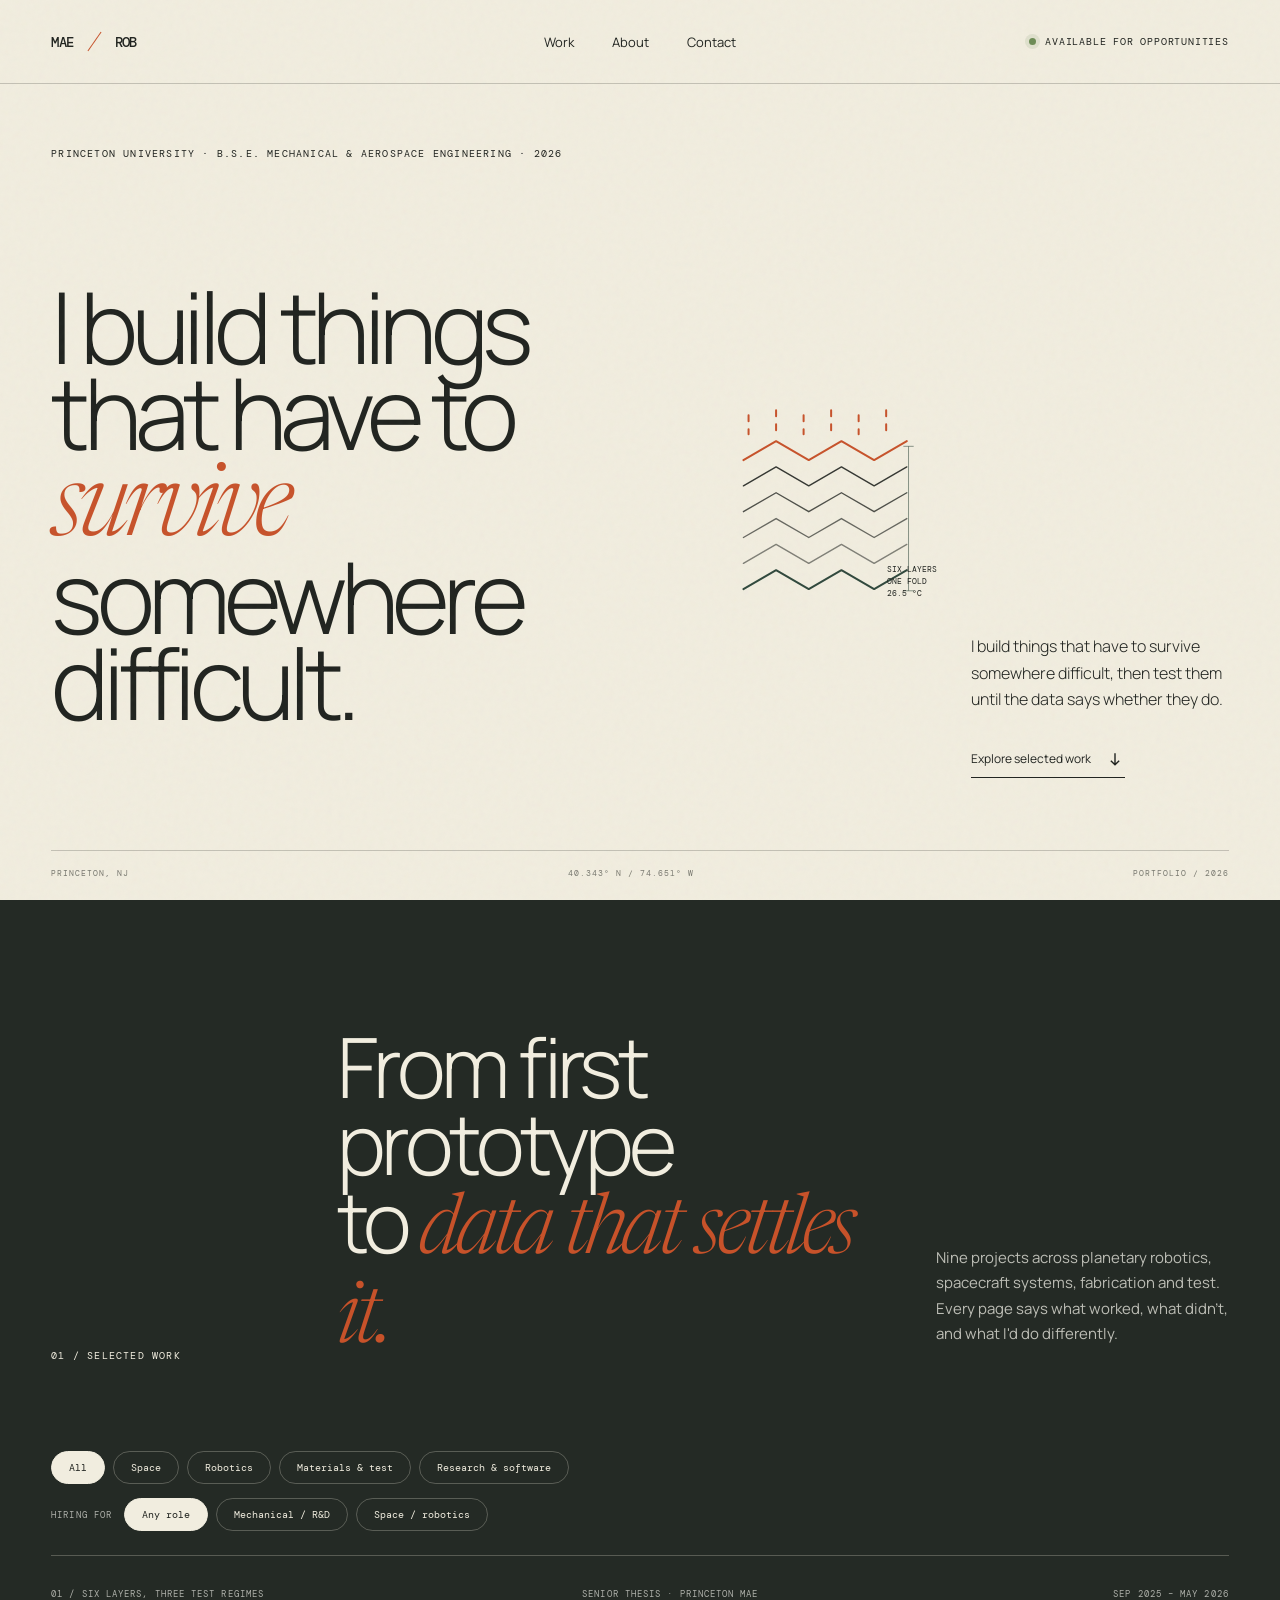
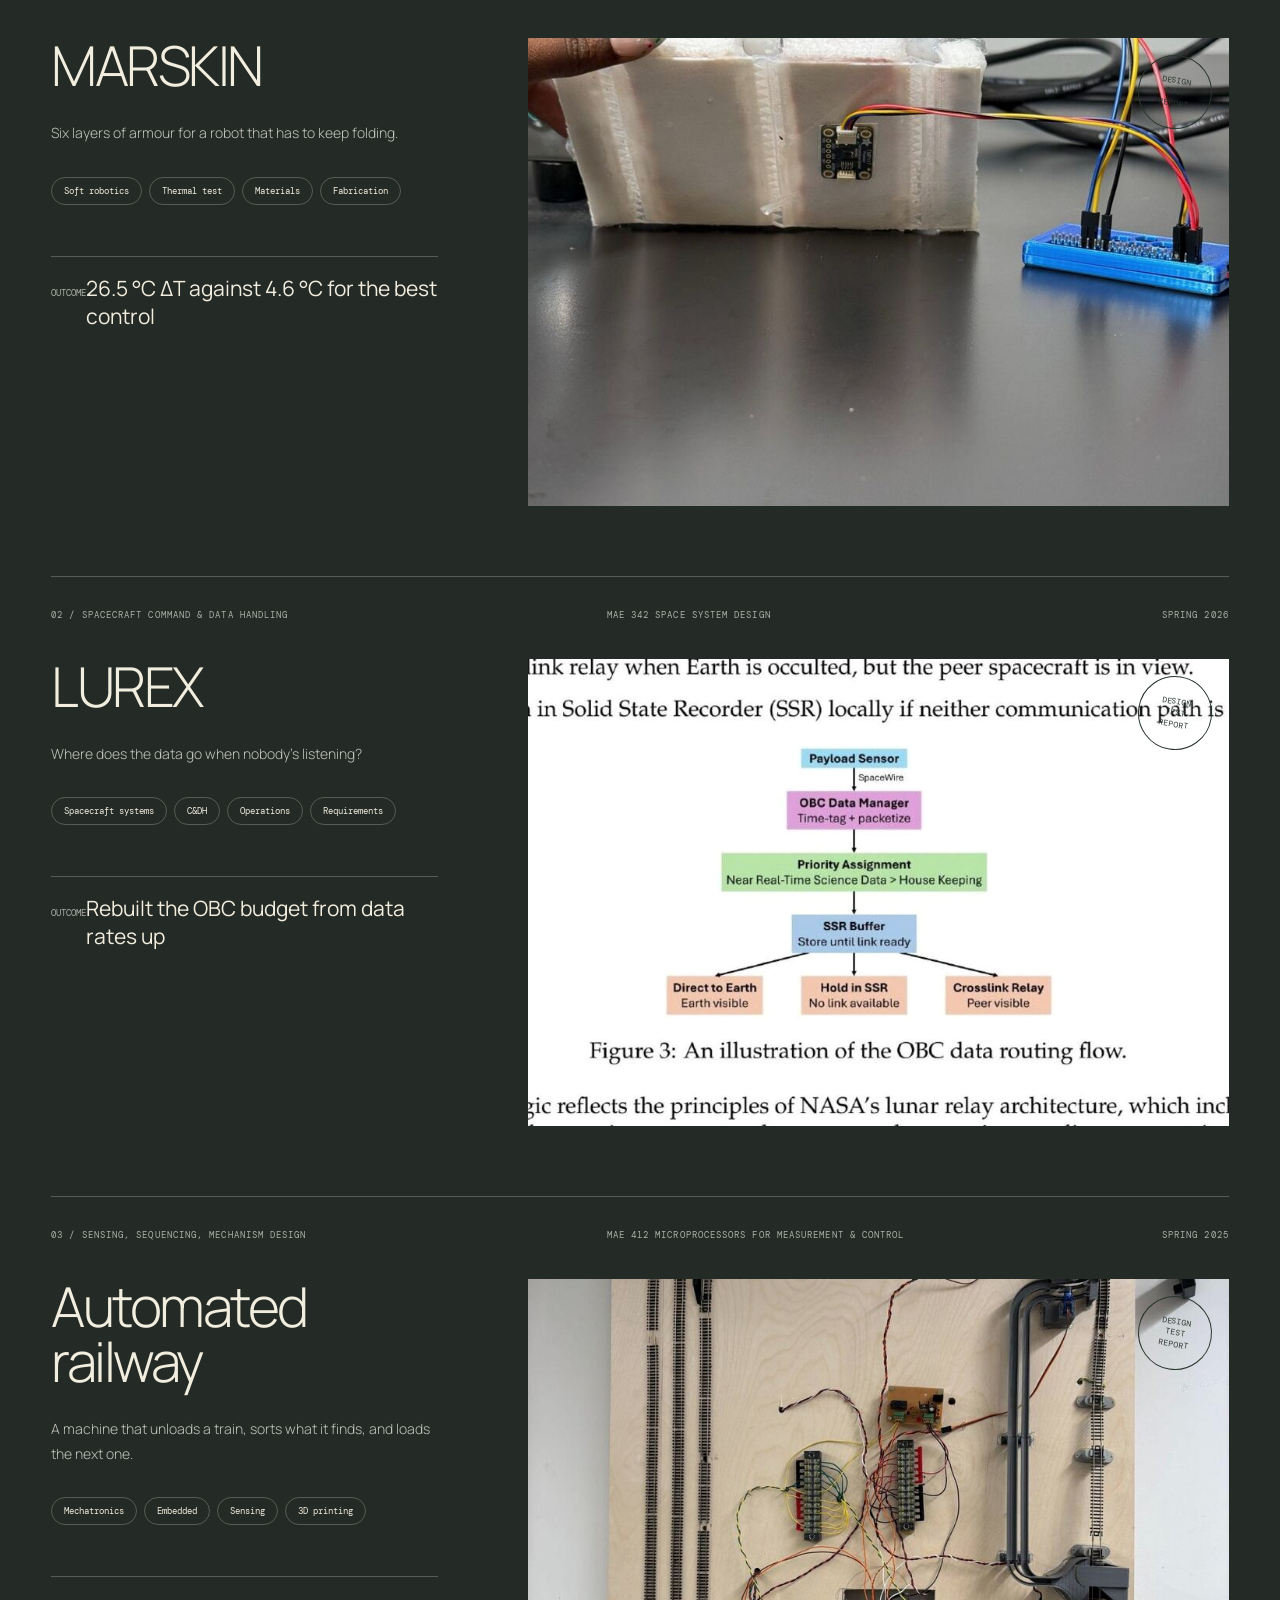
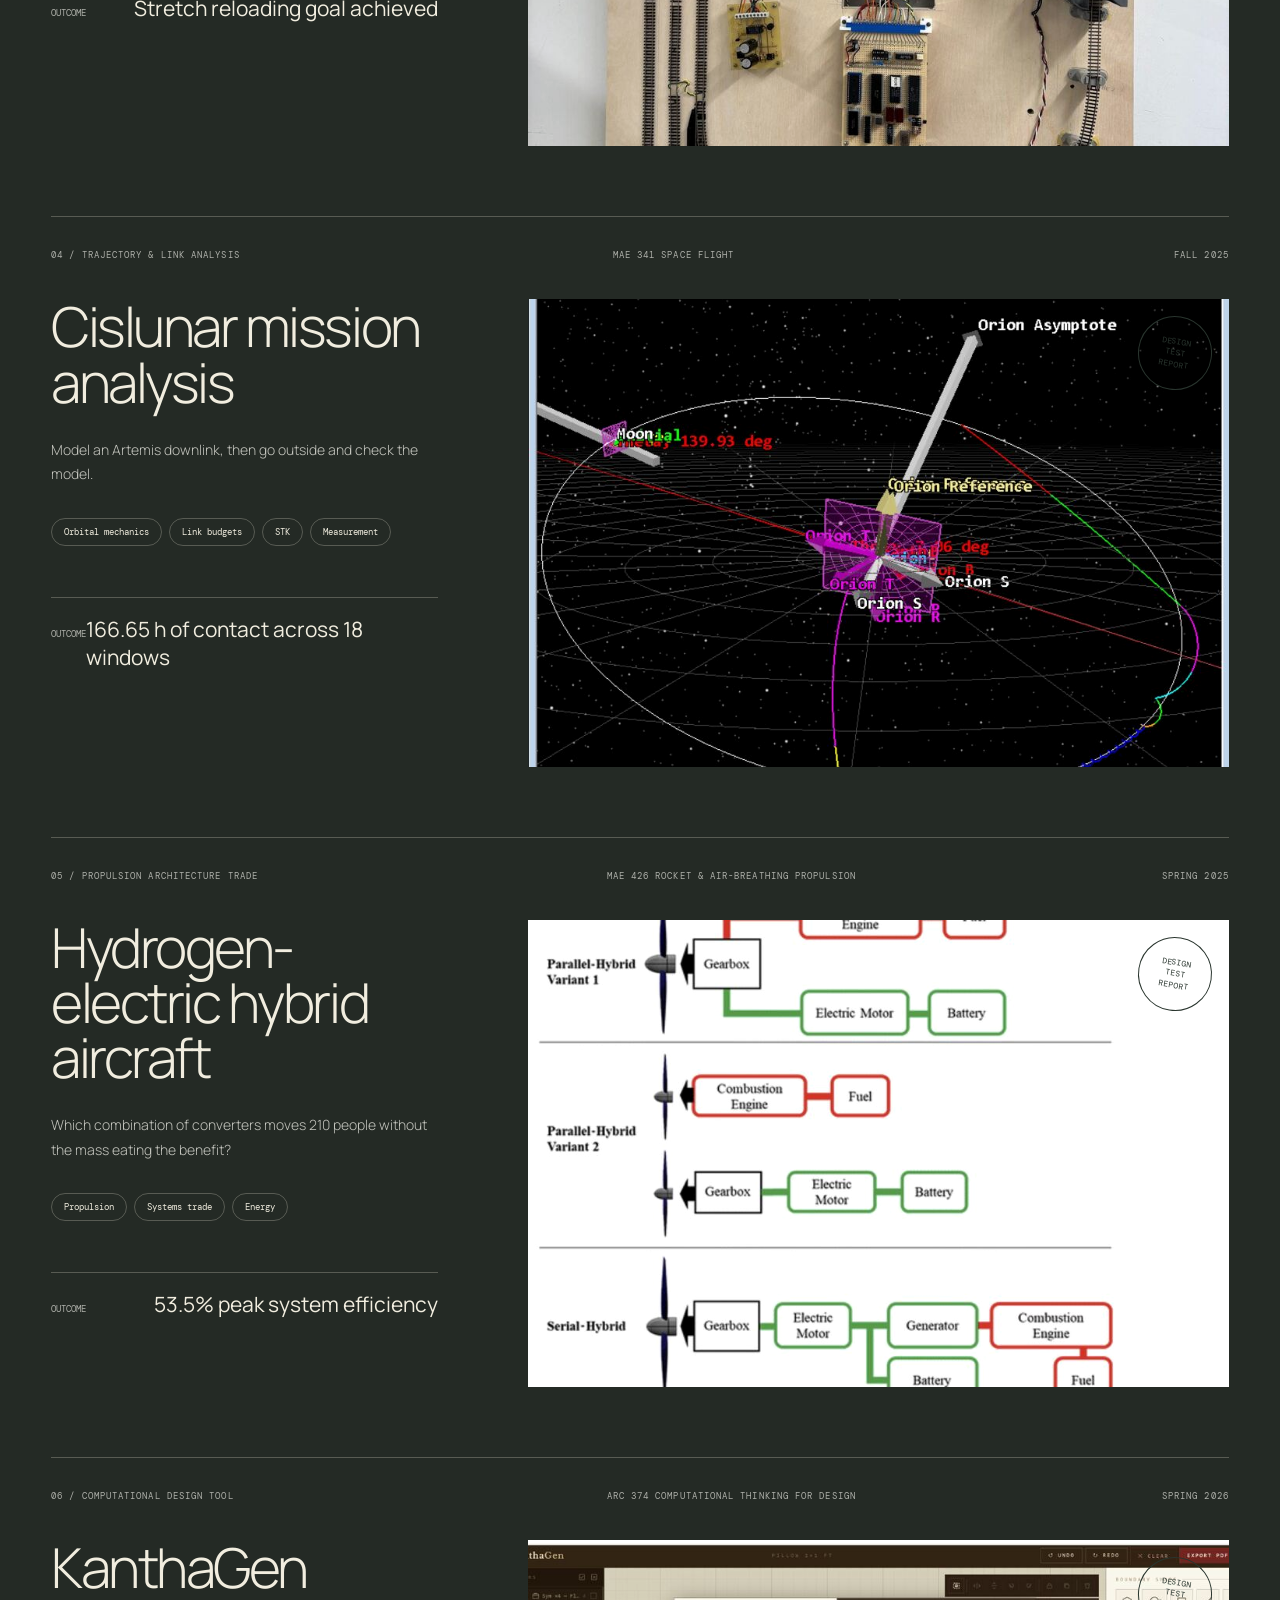
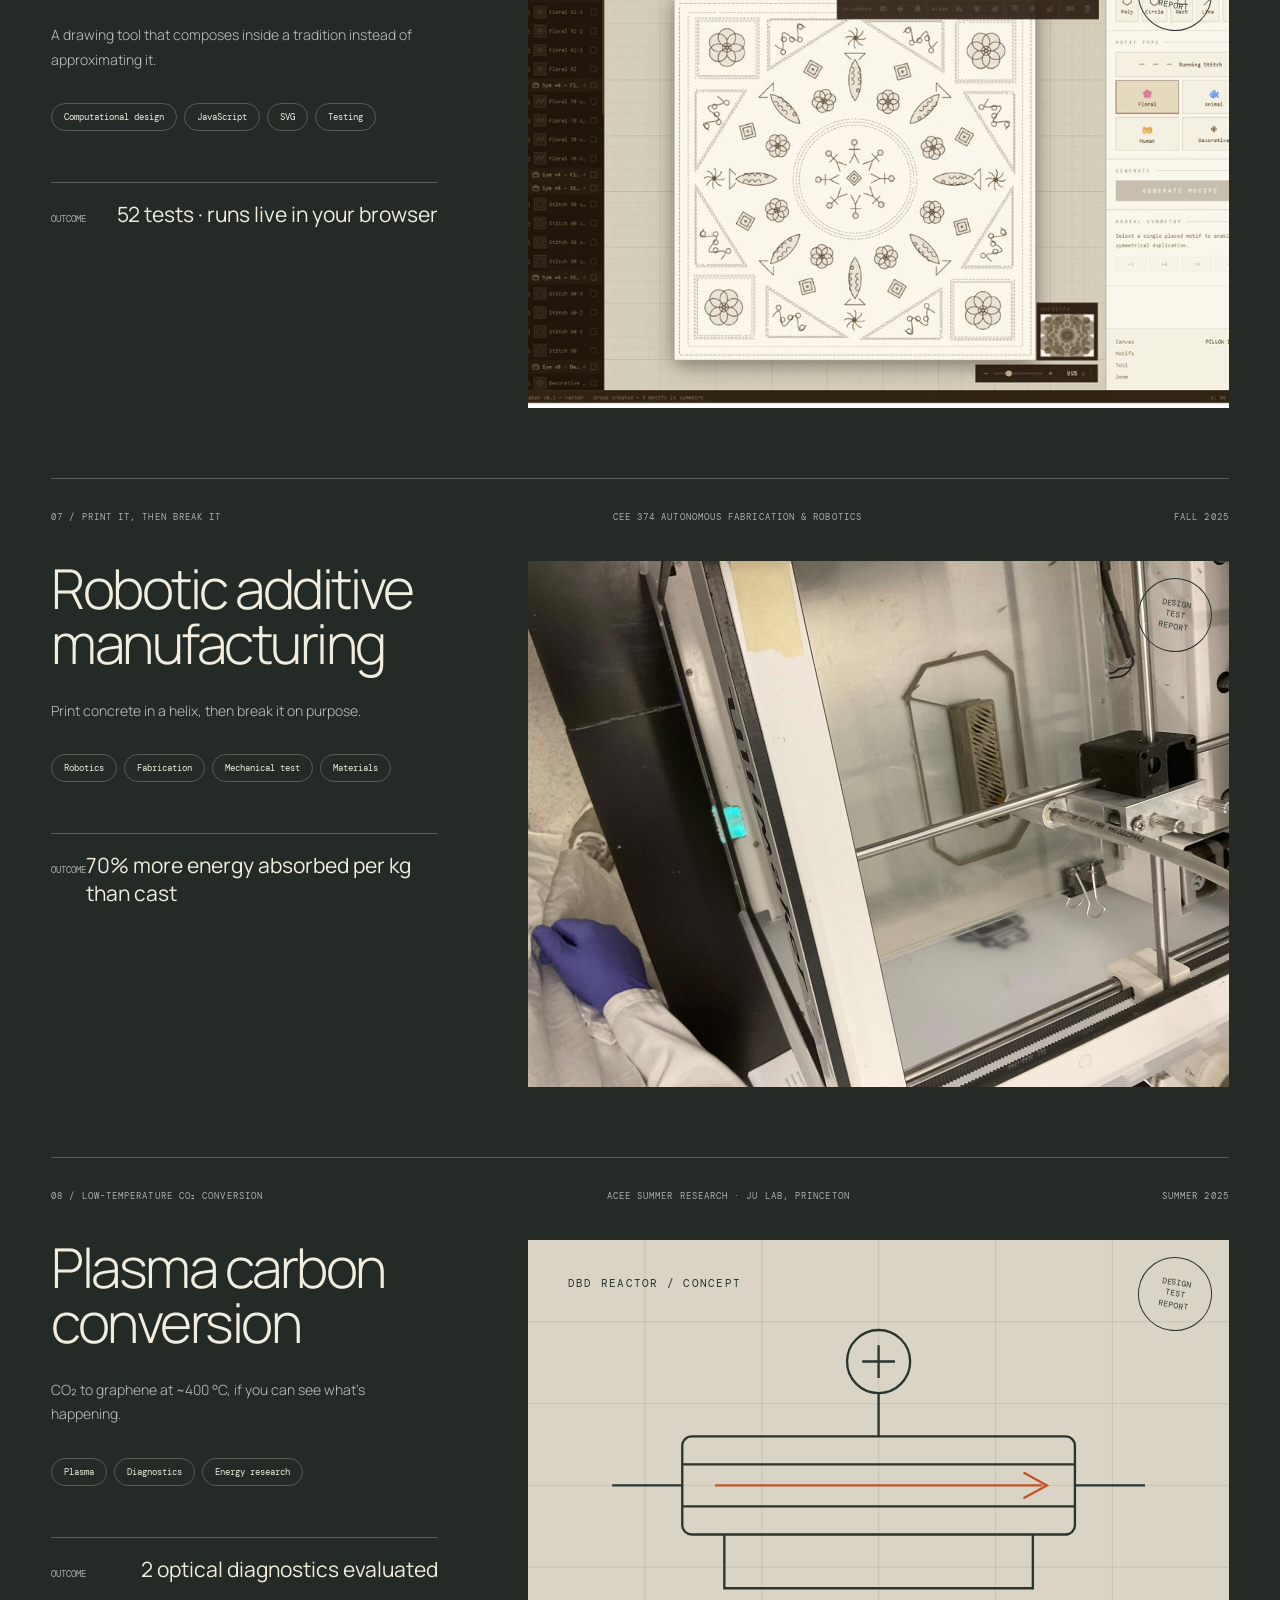
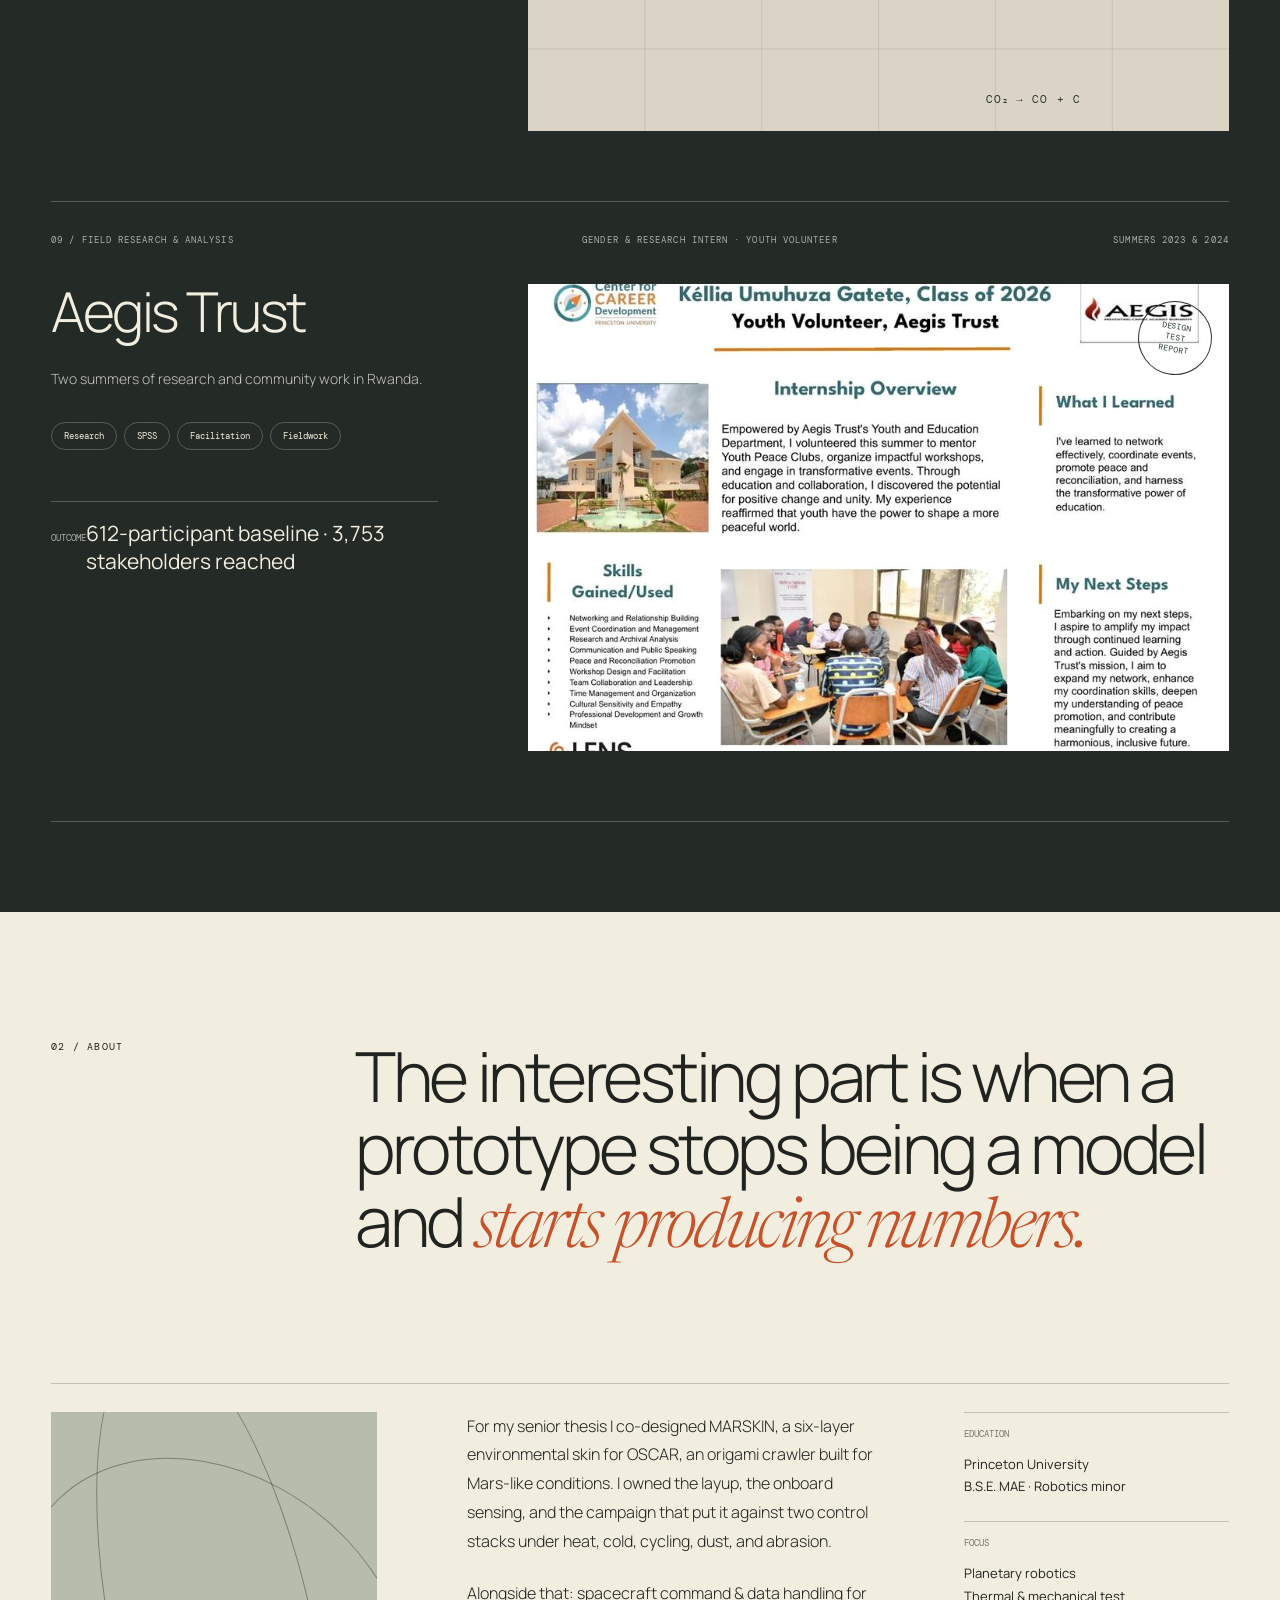
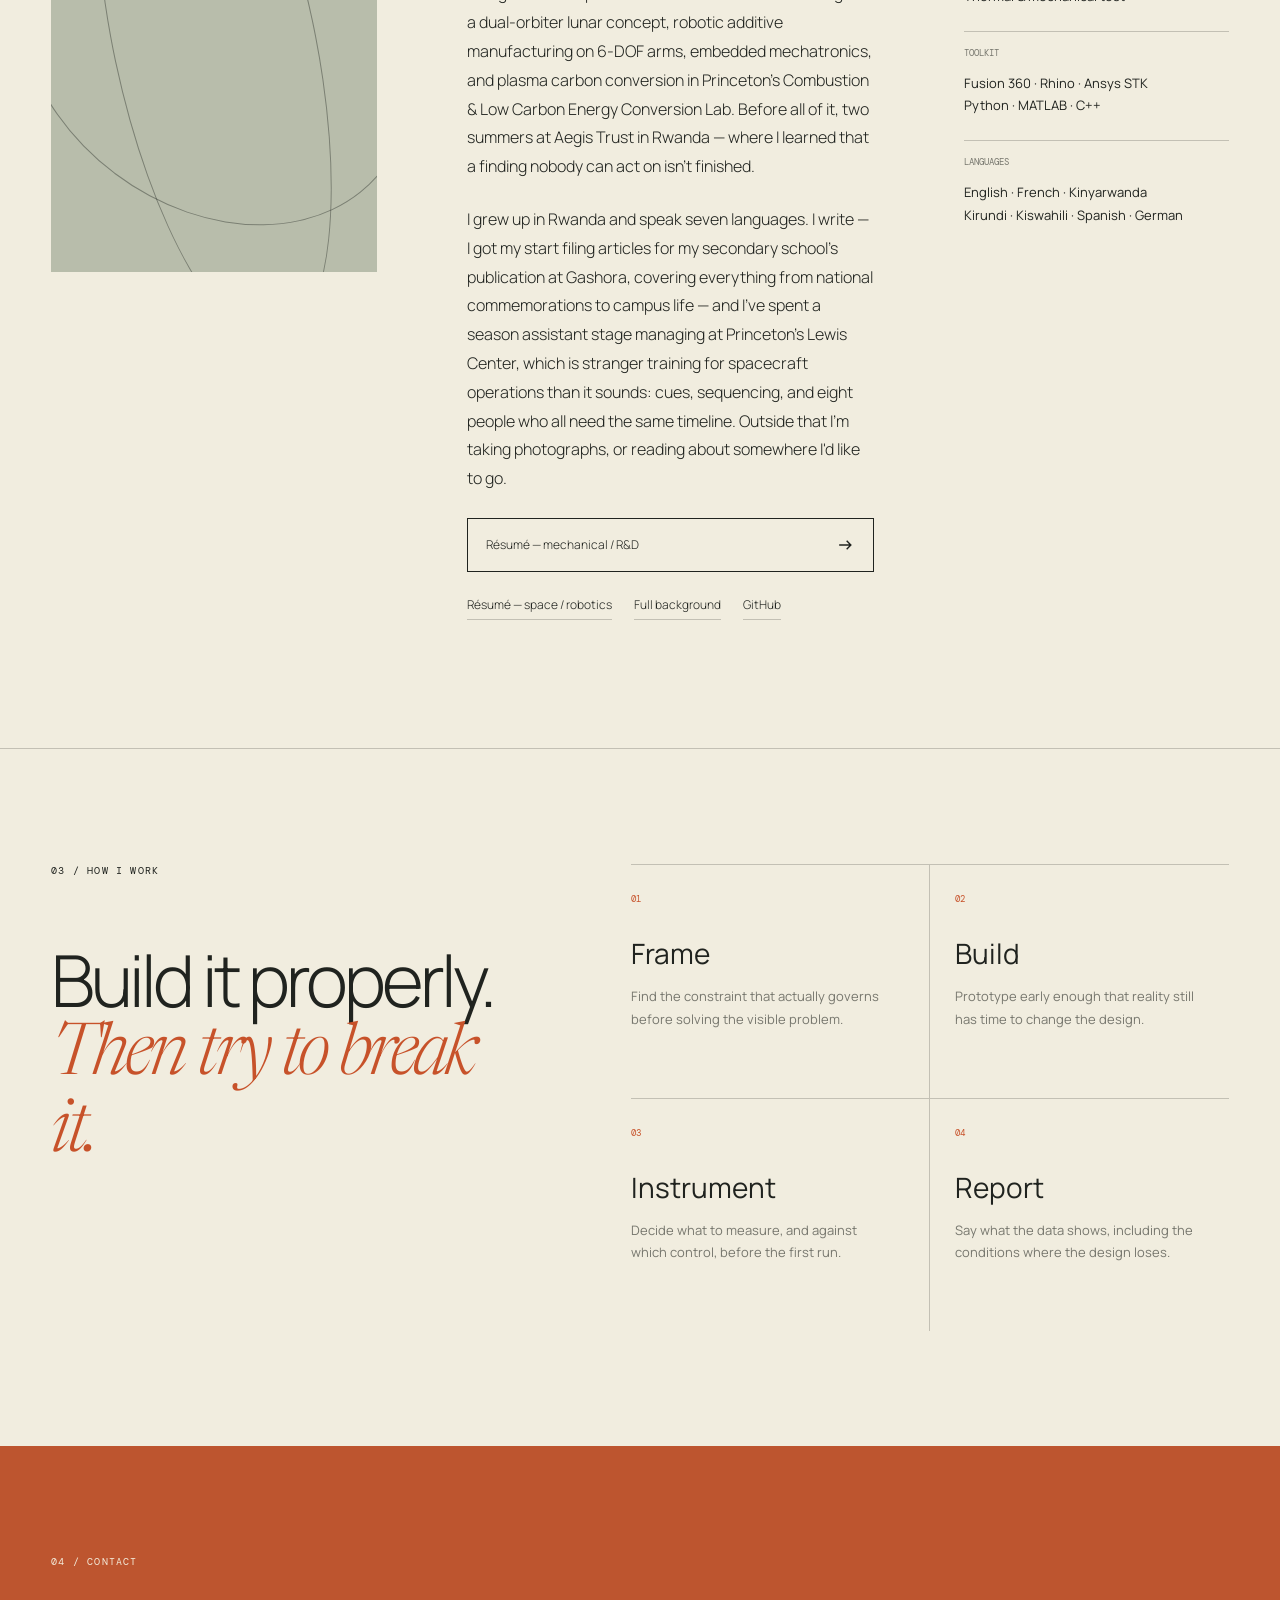
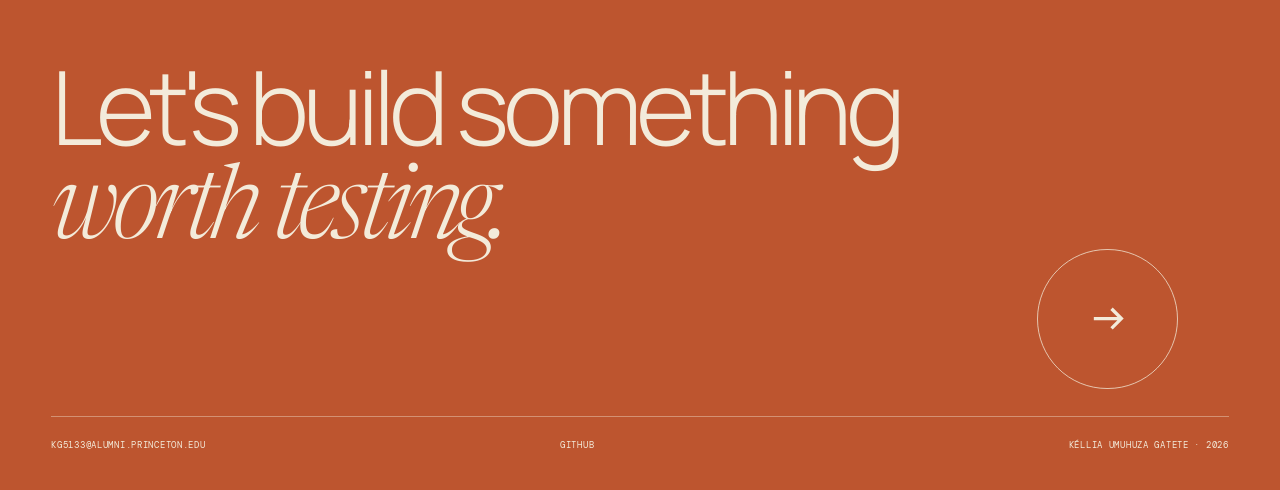
<file: index.html>
<!doctype html>
<html lang="en">
<head>
  <meta charset="utf-8">
  <meta name="viewport" content="width=device-width, initial-scale=1.0">
  <meta name="description" content="Kéllia Umuhuza Gatete — Princeton mechanical and aerospace engineer. Planetary robotics, thermal and mechanical test, spacecraft systems.">
  <meta name="theme-color" content="#f1eddf">
  <title>Kéllia Umuhuza Gatete — Robotics, Flight &amp; Mechanisms</title>
  <link rel="stylesheet" href="home.css">
</head>
<body>
<main>
  <header class="site-header">
    <a class="wordmark" href="#top" aria-label="Back to top"><span>MAE</span><i></i> <span>ROB</span></a>
    <button class="menu-toggle" aria-expanded="false" aria-label="Toggle navigation"><span></span><span></span></button>
    <nav class="nav" aria-label="Primary navigation">
      <a href="#work">Work</a>
      <a href="#about">About</a>
      <a href="#contact">Contact</a>
    </nav>
    <a class="header-status" href="#contact"><span></span> Available for opportunities</a>
  </header>

  <section class="hero" id="top">
    <div class="hero__eyebrow hero-load">Princeton University · B.S.E. Mechanical &amp; Aerospace Engineering · 2026</div>
    <div class="hero__grid">
      <div class="hero__title hero-load"><h1>I build things<br>that have to <em>survive</em><br>somewhere difficult.</h1></div>
      <div class="hero__orbital hero-load" aria-hidden="true">
        <svg class="fold" viewBox="0 0 260 260" role="img">
          <g class="fold__flux">
            <path d="M46 26v22M78 20v28M110 26v22M142 20v28M174 26v22M206 20v28"/>
          </g>
          <g class="fold__stack">
            <path class="fold__crease" d="M40 78l38-22 38 22 38-22 38 22 38-22"/>
            <path class="fold__crease" d="M40 108l38-22 38 22 38-22 38 22 38-22"/>
            <path class="fold__crease" d="M40 138l38-22 38 22 38-22 38 22 38-22"/>
            <path class="fold__crease" d="M40 168l38-22 38 22 38-22 38 22 38-22"/>
            <path class="fold__crease" d="M40 198l38-22 38 22 38-22 38 22 38-22"/>
            <path class="fold__crease" d="M40 228l38-22 38 22 38-22 38 22 38-22"/>
          </g>
          <g class="fold__gauge">
            <path d="M232 62v168"/>
            <path d="M226 62h12M226 230h12"/>
          </g>
        </svg>
        <span class="orbital-note">SIX LAYERS<br>ONE FOLD<br>26.5 °C</span>
      </div>
      <div class="hero__intro hero-load">
        <p>I build things that have to survive somewhere difficult, then test them until the data says whether they do.</p>
        <a class="text-link" href="#work">Explore selected work <svg aria-hidden="true" class="arrow arrow--down" viewBox="0 0 24 24" fill="none"><path d="M5 12h14M14 7l5 5-5 5" stroke="currentColor" stroke-width="1.7"/></svg></a>
      </div>
    </div>
    <div class="hero__meta hero-load">
      <span>Princeton, NJ</span>
      <span>40.343° N / 74.651° W</span>
      <span>Portfolio / 2026</span>
    </div>
  </section>

  <section class="work-section" id="work">
    <div class="section-heading reveal">
      <span class="section-index">01 / Selected work</span>
      <h2>From first prototype<br>to <em>data that settles it.</em></h2>
      <p>Nine projects across planetary robotics, spacecraft systems, fabrication and test. Every page says what worked, what didn't, and what I'd do differently.</p>
    </div>
    <div class="filters reveal" aria-label="Filter projects by discipline"><button class="filter filter--active" data-filter="all">All</button><button class="filter" data-filter="space">Space</button><button class="filter" data-filter="robotics">Robotics</button><button class="filter" data-filter="materials">Materials & test</button><button class="filter" data-filter="research">Research & software</button></div>
    <div class="filters filters--track reveal" aria-label="Filter projects by role type">
      <span class="filters__label">Hiring for</span><button class="filter track-filter filter--active" data-track="all">Any role</button><button class="filter track-filter" data-track="mech">Mechanical / R&D</button><button class="filter track-filter" data-track="space">Space / robotics</button>
    </div>
    <p class="filter-empty" hidden>No projects match both filters. <button type="button" class="filter-reset">Show everything</button></p>
    <div class="project-list">
        <article class="project reveal" data-groups="robotics materials" data-tracks="mech space">
          <div class="project__topline">
            <span>01 / Six layers, three test regimes</span>
            <span>Senior thesis · Princeton MAE</span>
            <span>Sep 2025 – May 2026</span>
          </div>
          <div class="project__content">
            <div class="project__copy">
              <h3><a href="projects/marskin.html">MARSKIN</a></h3>
              <p>Six layers of armour for a robot that has to keep folding.</p>
              <ul><li>Soft robotics</li><li>Thermal test</li><li>Materials</li><li>Fabrication</li></ul>
              <div class="project__result"><span>Outcome</span>26.5 °C ΔT against 4.6 °C for the best control</div>
            </div>
            <a class="project-visual" href="projects/marskin.html" aria-label="Read the MARSKIN case study">
              <img src="assets/covers/marskin.jpg" alt="" loading="lazy">
              <div class="visual-stamp">DESIGN<br>TEST<br>REPORT</div>
            </a>
          </div>
        </article>
        <article class="project reveal" data-groups="space" data-tracks="space">
          <div class="project__topline">
            <span>02 / Spacecraft command &amp; data handling</span>
            <span>MAE 342 Space System Design</span>
            <span>Spring 2026</span>
          </div>
          <div class="project__content">
            <div class="project__copy">
              <h3><a href="projects/lurex.html">LUREX</a></h3>
              <p>Where does the data go when nobody's listening?</p>
              <ul><li>Spacecraft systems</li><li>C&amp;DH</li><li>Operations</li><li>Requirements</li></ul>
              <div class="project__result"><span>Outcome</span>Rebuilt the OBC budget from data rates up</div>
            </div>
            <a class="project-visual" href="projects/lurex.html" aria-label="Read the LUREX case study">
              <img src="assets/covers/lurex.jpg" alt="" loading="lazy">
              <div class="visual-stamp">DESIGN<br>TEST<br>REPORT</div>
            </a>
          </div>
        </article>
        <article class="project reveal" data-groups="robotics" data-tracks="mech space">
          <div class="project__topline">
            <span>03 / Sensing, sequencing, mechanism design</span>
            <span>MAE 412 Microprocessors for Measurement &amp; Control</span>
            <span>Spring 2025</span>
          </div>
          <div class="project__content">
            <div class="project__copy">
              <h3><a href="projects/railway.html">Automated railway</a></h3>
              <p>A machine that unloads a train, sorts what it finds, and loads the next one.</p>
              <ul><li>Mechatronics</li><li>Embedded</li><li>Sensing</li><li>3D printing</li></ul>
              <div class="project__result"><span>Outcome</span>Stretch reloading goal achieved</div>
            </div>
            <a class="project-visual" href="projects/railway.html" aria-label="Read the Automated railway case study">
              <img src="assets/covers/railway.jpg" alt="" loading="lazy">
              <div class="visual-stamp">DESIGN<br>TEST<br>REPORT</div>
            </a>
          </div>
        </article>
        <article class="project reveal" data-groups="space" data-tracks="space">
          <div class="project__topline">
            <span>04 / Trajectory &amp; link analysis</span>
            <span>MAE 341 Space Flight</span>
            <span>Fall 2025</span>
          </div>
          <div class="project__content">
            <div class="project__copy">
              <h3><a href="projects/stk-mission-analysis.html">Cislunar mission analysis</a></h3>
              <p>Model an Artemis downlink, then go outside and check the model.</p>
              <ul><li>Orbital mechanics</li><li>Link budgets</li><li>STK</li><li>Measurement</li></ul>
              <div class="project__result"><span>Outcome</span>166.65 h of contact across 18 windows</div>
            </div>
            <a class="project-visual" href="projects/stk-mission-analysis.html" aria-label="Read the Cislunar mission analysis case study">
              <img src="assets/covers/stk-mission-analysis.jpg" alt="" loading="lazy">
              <div class="visual-stamp">DESIGN<br>TEST<br>REPORT</div>
            </a>
          </div>
        </article>
        <article class="project reveal" data-groups="space" data-tracks="mech">
          <div class="project__topline">
            <span>05 / Propulsion architecture trade</span>
            <span>MAE 426 Rocket &amp; Air-Breathing Propulsion</span>
            <span>Spring 2025</span>
          </div>
          <div class="project__content">
            <div class="project__copy">
              <h3><a href="projects/hydrogen-aircraft.html">Hydrogen-electric hybrid aircraft</a></h3>
              <p>Which combination of converters moves 210 people without the mass eating the benefit?</p>
              <ul><li>Propulsion</li><li>Systems trade</li><li>Energy</li></ul>
              <div class="project__result"><span>Outcome</span>53.5% peak system efficiency</div>
            </div>
            <a class="project-visual" href="projects/hydrogen-aircraft.html" aria-label="Read the Hydrogen-electric hybrid aircraft case study">
              <img src="assets/covers/hydrogen-aircraft.jpg" alt="" loading="lazy">
              <div class="visual-stamp">DESIGN<br>TEST<br>REPORT</div>
            </a>
          </div>
        </article>
        <article class="project reveal" data-groups="research" data-tracks="mech">
          <div class="project__topline">
            <span>06 / Computational design tool</span>
            <span>ARC 374 Computational Thinking for Design</span>
            <span>Spring 2026</span>
          </div>
          <div class="project__content">
            <div class="project__copy">
              <h3><a href="projects/kanthagen.html">KanthaGen</a></h3>
              <p>A drawing tool that composes inside a tradition instead of approximating it.</p>
              <ul><li>Computational design</li><li>JavaScript</li><li>SVG</li><li>Testing</li></ul>
              <div class="project__result"><span>Outcome</span>52 tests · runs live in your browser</div>
            </div>
            <a class="project-visual" href="projects/kanthagen.html" aria-label="Read the KanthaGen case study">
              <img src="assets/covers/kanthagen.jpg" alt="" loading="lazy">
              <div class="visual-stamp">DESIGN<br>TEST<br>REPORT</div>
            </a>
          </div>
        </article>
        <article class="project reveal" data-groups="robotics materials" data-tracks="mech space">
          <div class="project__topline">
            <span>07 / Print it, then break it</span>
            <span>CEE 374 Autonomous Fabrication &amp; Robotics</span>
            <span>Fall 2025</span>
          </div>
          <div class="project__content">
            <div class="project__copy">
              <h3><a href="projects/robotic-am.html">Robotic additive manufacturing</a></h3>
              <p>Print concrete in a helix, then break it on purpose.</p>
              <ul><li>Robotics</li><li>Fabrication</li><li>Mechanical test</li><li>Materials</li></ul>
              <div class="project__result"><span>Outcome</span>70% more energy absorbed per kg than cast</div>
            </div>
            <a class="project-visual" href="projects/robotic-am.html" aria-label="Read the Robotic additive manufacturing case study">
              <img src="assets/covers/robotic-am.jpg" alt="" loading="lazy">
              <div class="visual-stamp">DESIGN<br>TEST<br>REPORT</div>
            </a>
          </div>
        </article>
        <article class="project reveal" data-groups="materials research" data-tracks="mech space">
          <div class="project__topline">
            <span>08 / Low-temperature CO₂ conversion</span>
            <span>ACEE Summer Research · Ju Lab, Princeton</span>
            <span>Summer 2025</span>
          </div>
          <div class="project__content">
            <div class="project__copy">
              <h3><a href="projects/plasma-carbon.html">Plasma carbon conversion</a></h3>
              <p>CO₂ to graphene at ~400 °C, if you can see what's happening.</p>
              <ul><li>Plasma</li><li>Diagnostics</li><li>Energy research</li></ul>
              <div class="project__result"><span>Outcome</span>2 optical diagnostics evaluated</div>
            </div>
            <a class="project-visual" href="projects/plasma-carbon.html" aria-label="Read the Plasma carbon conversion case study">
              <svg class="project-visual__svg" viewBox="0 0 600 420" role="img" aria-label="Line diagram of a dielectric barrier discharge reactor">
            <g class="diagram-grid"><path d="M0 70H600M0 140H600M0 210H600M0 280H600M0 350H600M100 0V420M200 0V420M300 0V420M400 0V420M500 0V420"/></g>
            <g class="diagram-main">
              <rect x="132" y="168" width="336" height="84" rx="8"/>
              <path d="M132 192h336M132 228h336M72 210h60M468 210h60"/>
              <circle cx="300" cy="104" r="27"/><path d="M286 104h28M300 90v28M300 131v37"/>
              <path d="M168 252v46h264v-46"/>
            </g>
            <g class="diagram-accent"><path d="M160 210h280"/><path d="M424 199l20 11-20 11"/></g>
            <text x="34" y="40">DBD REACTOR / CONCEPT</text>
            <text x="392" y="396">CO₂ → CO + C</text>
          </svg>
              <div class="visual-stamp">DESIGN<br>TEST<br>REPORT</div>
            </a>
          </div>
        </article>
        <article class="project reveal" data-groups="research" data-tracks="mech space">
          <div class="project__topline">
            <span>09 / Field research &amp; analysis</span>
            <span>Gender &amp; Research Intern · Youth Volunteer</span>
            <span>Summers 2023 &amp; 2024</span>
          </div>
          <div class="project__content">
            <div class="project__copy">
              <h3><a href="projects/aegis.html">Aegis Trust</a></h3>
              <p>Two summers of research and community work in Rwanda.</p>
              <ul><li>Research</li><li>SPSS</li><li>Facilitation</li><li>Fieldwork</li></ul>
              <div class="project__result"><span>Outcome</span>612-participant baseline · 3,753 stakeholders reached</div>
            </div>
            <a class="project-visual" href="projects/aegis.html" aria-label="Read the Aegis Trust case study">
              <img src="assets/covers/aegis.jpg" alt="" loading="lazy">
              <div class="visual-stamp">DESIGN<br>TEST<br>REPORT</div>
            </a>
          </div>
        </article>
    </div>
  </section>

  <section class="about-section" id="about">
    <div class="about__statement reveal">
      <span class="section-index">02 / About</span>
      <p>The interesting part is when a prototype stops being a model and <em>starts producing numbers.</em></p>
    </div>
    <div class="about__details reveal">
      <div class="about__portrait" aria-hidden="true">
        <div class="portrait-line portrait-line--one"></div>
        <div class="portrait-line portrait-line--two"></div>
      </div>
      <div class="about__bio">
        <p>For my senior thesis I co-designed MARSKIN, a six-layer environmental skin for OSCAR, an origami crawler built for Mars-like conditions. I owned the layup, the onboard sensing, and the campaign that put it against two control stacks under heat, cold, cycling, dust, and abrasion.</p>
        <p>Alongside that: spacecraft command &amp; data handling for a dual-orbiter lunar concept, robotic additive manufacturing on 6-DOF arms, embedded mechatronics, and plasma carbon conversion in Princeton's Combustion &amp; Low Carbon Energy Conversion Lab. Before all of it, two summers at Aegis Trust in Rwanda — where I learned that a finding nobody can act on isn't finished.</p>
        <p>I grew up in Rwanda and speak seven languages. I write — I got my start filing articles for my secondary school's publication at Gashora, covering everything from national commemorations to campus life — and I've spent a season assistant stage managing at Princeton's Lewis Center, which is stranger training for spacecraft operations than it sounds: cues, sequencing, and eight people who all need the same timeline. Outside that I'm taking photographs, or reading about somewhere I'd like to go.</p>
        <a class="button-link" href="assets/docs/Kellia_Gatete_Mechanical_RnD_Resume.pdf">Résumé — mechanical / R&amp;D <svg aria-hidden="true" class="arrow arrow--right" viewBox="0 0 24 24" fill="none"><path d="M5 12h14M14 7l5 5-5 5" stroke="currentColor" stroke-width="1.7"/></svg></a>
        <div class="about__links">
          <a href="assets/docs/Kellia_Gatete_Space_Robotics_Resume.pdf">Résumé — space / robotics</a>
          <a href="about.html">Full background</a><a href="https://github.com/kelliagatete">GitHub</a>
        </div>
      </div>
      <div class="about__facts">
          <div><span>Education</span><strong>Princeton University<br>B.S.E. MAE · Robotics minor</strong></div>
          <div><span>Focus</span><strong>Planetary robotics<br>Thermal &amp; mechanical test</strong></div>
          <div><span>Toolkit</span><strong>Fusion 360 · Rhino · Ansys STK<br>Python · MATLAB · C++</strong></div>
          <div><span>Languages</span><strong>English · French · Kinyarwanda<br>Kirundi · Kiswahili · Spanish · German</strong></div>
      </div>
    </div>
  </section>

  <section class="process-section">
    <div class="process-heading reveal">
      <span class="section-index">03 / How I work</span>
      <h2>Build it properly.<br><em>Then try to break it.</em></h2>
    </div>
    <div class="process-steps reveal">
      <div><span>01</span><h3>Frame</h3><p>Find the constraint that actually governs before solving the visible problem.</p></div>
      <div><span>02</span><h3>Build</h3><p>Prototype early enough that reality still has time to change the design.</p></div>
      <div><span>03</span><h3>Instrument</h3><p>Decide what to measure, and against which control, before the first run.</p></div>
      <div><span>04</span><h3>Report</h3><p>Say what the data shows, including the conditions where the design loses.</p></div>
    </div>
  </section>

  <footer id="contact">
    <div class="footer__top reveal">
      <span class="section-index">04 / Contact</span>
      <h2>Let's build something<br><em>worth testing.</em></h2>
      <a class="contact-circle" href="mailto:kg5133@alumni.princeton.edu" aria-label="Send an email"><svg aria-hidden="true" class="arrow arrow--right" viewBox="0 0 24 24" fill="none"><path d="M5 12h14M14 7l5 5-5 5" stroke="currentColor" stroke-width="1.7"/></svg></a>
    </div>
    <div class="footer__bottom">
      <a href="mailto:kg5133@alumni.princeton.edu">kg5133@alumni.princeton.edu</a>
      <div><a href="https://github.com/kelliagatete">GitHub</a></div>
      <span>Kéllia Umuhuza Gatete · 2026</span>
    </div>
  </footer>
</main>
<script>
(function () {
  var reduce = window.matchMedia("(prefers-reduced-motion: reduce)").matches;

  var toggle = document.querySelector(".menu-toggle");
  var nav = document.querySelector(".nav");
  if (toggle && nav) {
    toggle.addEventListener("click", function () {
      var open = nav.classList.toggle("nav--open");
      toggle.setAttribute("aria-expanded", open ? "true" : "false");
    });
    nav.querySelectorAll("a").forEach(function (a) {
      a.addEventListener("click", function () {
        nav.classList.remove("nav--open");
        toggle.setAttribute("aria-expanded", "false");
      });
    });
  }

  if ("IntersectionObserver" in window && !reduce) {
    var io = new IntersectionObserver(function (entries) {
      entries.forEach(function (en) {
        if (en.isIntersecting) { en.target.classList.add("is-visible"); io.unobserve(en.target); }
      });
    }, { rootMargin: "0px 0px -8% 0px" });
    document.querySelectorAll(".reveal").forEach(function (el) { io.observe(el); });
  } else {
    document.querySelectorAll(".reveal").forEach(function (el) { el.classList.add("is-visible"); });
  }

  var buttons = document.querySelectorAll(".filter:not(.track-filter)");
  var trackButtons = document.querySelectorAll(".track-filter");
  var cards = document.querySelectorAll(".project");
  var state = { group: "all", track: "all" };

  function apply() {
    var shown = 0;
    cards.forEach(function (card) {
      var inGroup = state.group === "all" || card.dataset.groups.split(" ").indexOf(state.group) !== -1;
      var inTrack = state.track === "all" || (card.dataset.tracks || "").split(" ").indexOf(state.track) !== -1;
      var show = inGroup && inTrack;
      card.hidden = !show;
      if (show) shown++;
    });
    var empty = document.querySelector(".filter-empty");
    if (empty) empty.hidden = shown > 0;
  }

  buttons.forEach(function (btn) {
    btn.addEventListener("click", function () {
      buttons.forEach(function (b) { b.classList.remove("filter--active"); });
      btn.classList.add("filter--active");
      state.group = btn.dataset.filter;
      apply();
    });
  });

  trackButtons.forEach(function (btn) {
    btn.addEventListener("click", function () {
      trackButtons.forEach(function (b) { b.classList.remove("filter--active"); });
      btn.classList.add("filter--active");
      state.track = btn.dataset.track;
      apply();
    });
  });
  var reset = document.querySelector(".filter-reset");
  if (reset) {
    reset.addEventListener("click", function () {
      state.group = "all";
      state.track = "all";
      buttons.forEach(function (b) { b.classList.toggle("filter--active", b.dataset.filter === "all"); });
      trackButtons.forEach(function (b) { b.classList.toggle("filter--active", b.dataset.track === "all"); });
      apply();
    });
  }
})();
</script>
</body>
</html>
</file>
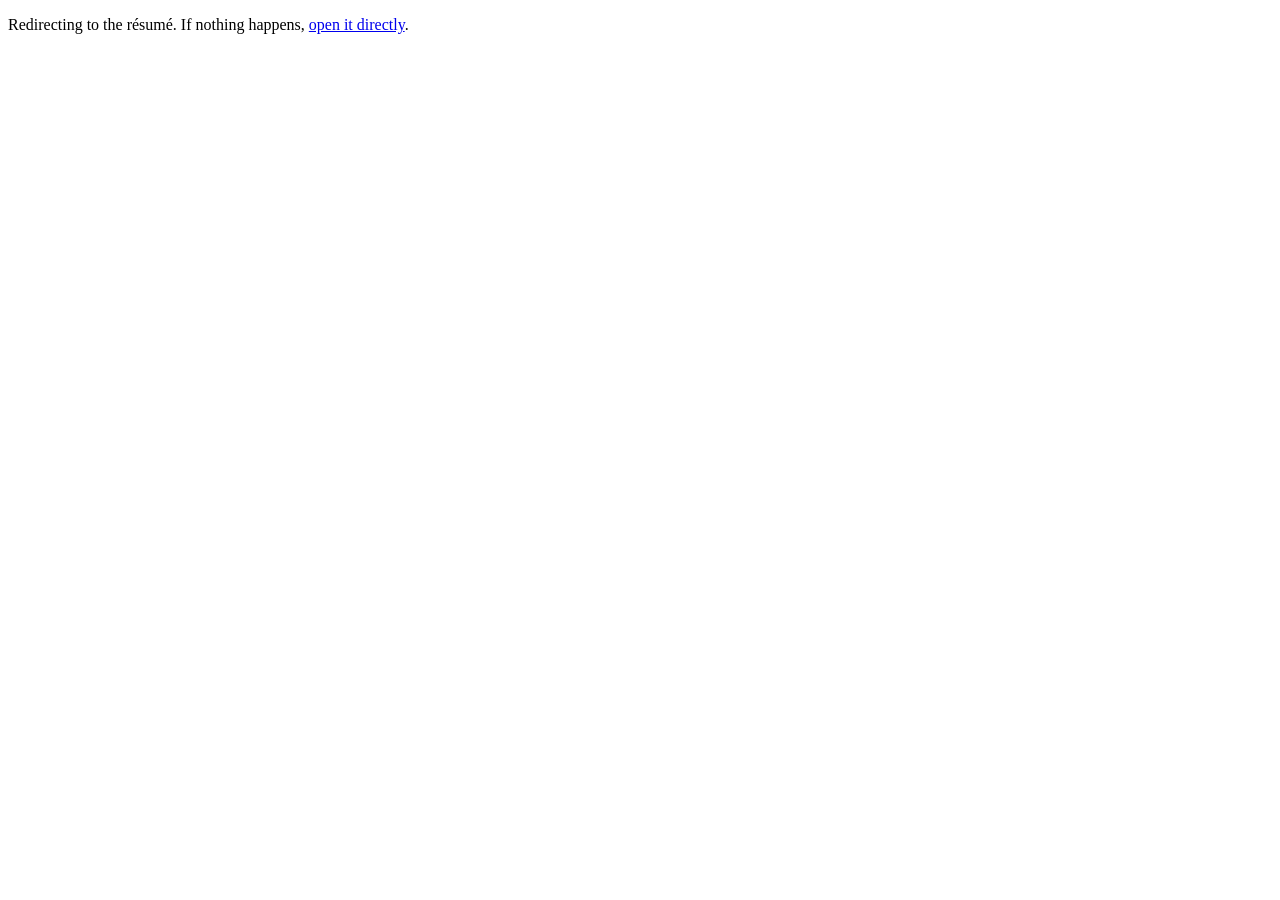
<file: resume/index.html>
<!doctype html>
<html lang="en">
<head>
  <meta charset="utf-8">
  <title>Résumé — Kéllia Gatete</title>
  <meta http-equiv="refresh" content="0; url=../assets/docs/Kellia_Gatete_Mechanical_RnD_Resume.pdf">
  <link rel="canonical" href="../assets/docs/Kellia_Gatete_Mechanical_RnD_Resume.pdf">
</head>
<body>
  <p>Redirecting to the résumé. If nothing happens,
     <a href="../assets/docs/Kellia_Gatete_Mechanical_RnD_Resume.pdf">open it directly</a>.</p>
</body>
</html>
</file>
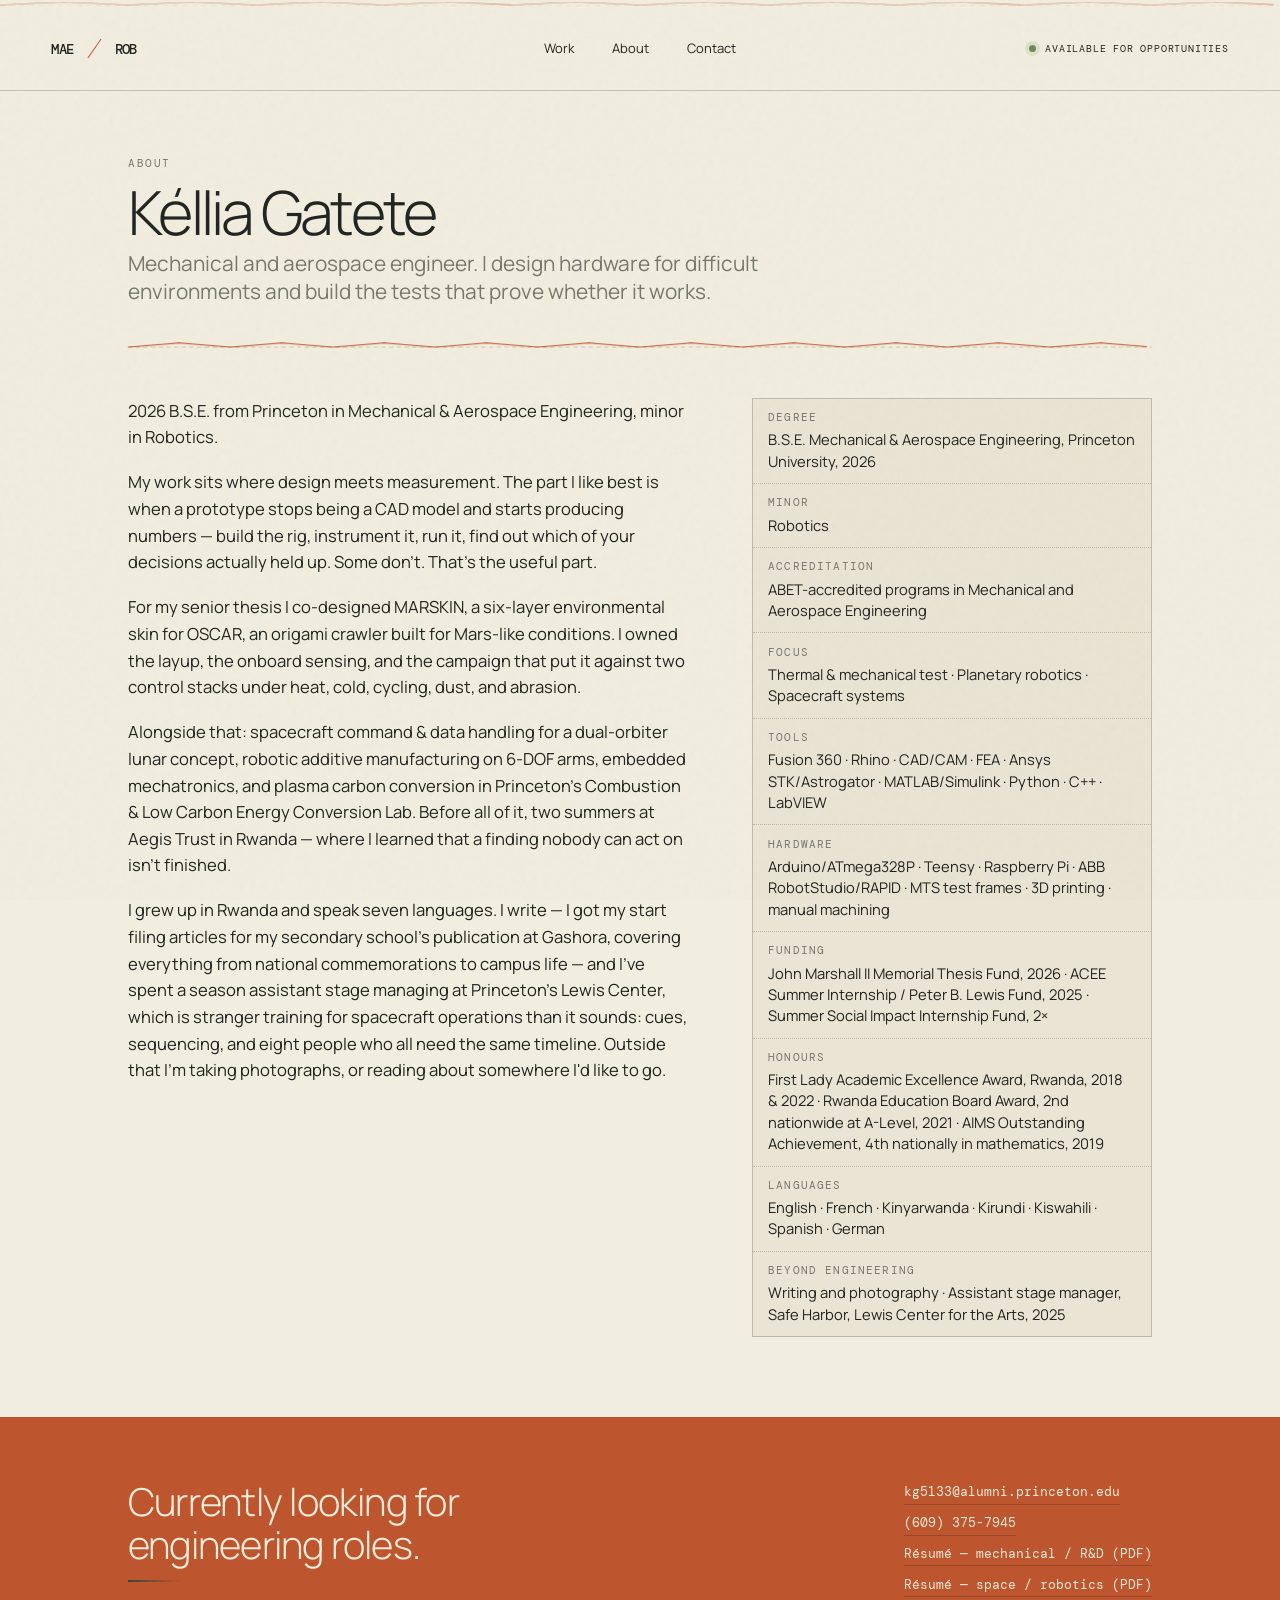
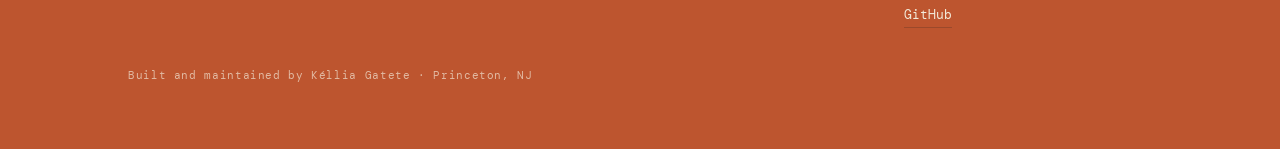
<file: about.html>
<!doctype html>
<html lang="en">
<head>
  <meta charset="utf-8">
  <meta name="viewport" content="width=device-width, initial-scale=1">
  <title>About — Kéllia Umuhuza Gatete</title>
  <meta name="description" content="2026 B.S.E. from Princeton in Mechanical &amp; Aerospace Engineering, minor in Robotics.">
  <meta property="og:title" content="About — Kéllia Umuhuza Gatete">
  <meta property="og:description" content="2026 B.S.E. from Princeton in Mechanical &amp; Aerospace Engineering, minor in Robotics.">
  <meta property="og:type" content="website">
  <link rel="preconnect" href="https://fonts.googleapis.com">
  <link rel="preconnect" href="https://fonts.gstatic.com" crossorigin>
  <link href="https://fonts.googleapis.com/css2?family=DM+Mono:wght@300;400;500&family=Manrope:wght@300;400;500;600&family=Newsreader:ital,opsz,wght@1,6..72,300;1,6..72,400&display=swap" rel="stylesheet">
  <link rel="stylesheet" href="home.css">
  <link rel="stylesheet" href="style.css">
</head>
<body>
  <a class="skip" href="#main">Skip to content</a>
  <div class="rail" aria-hidden="true"><span class="rail__fill"></span></div>
  <svg class="crease" viewBox="0 0 1200 14" preserveAspectRatio="none" aria-hidden="true">
    <path class="crease__mtn" d="M0 10 L60 4 L120 10 L180 4 L240 10 L300 4 L360 10 L420 4 L480 10 L540 4 L600 10 L660 4 L720 10 L780 4 L840 10 L900 4 L960 10 L1020 4 L1080 10 L1140 4 L1200 10"/>
    <path class="crease__val" d="M0 10 L1200 10"/>
  </svg>
  <header class="site-header">
    <a class="wordmark" href="index.html" aria-label="Home"><span>MAE</span><i></i> <span>ROB</span></a>
    <button class="menu-toggle" aria-expanded="false" aria-label="Toggle navigation"><span></span><span></span></button>
    <nav class="nav" aria-label="Primary">
      <a href="index.html#work">Work</a>
      <a href="about.html" aria-current="page">About</a>
      <a href="index.html#contact">Contact</a>
    </nav>
    <a class="header-status" href="index.html#contact"><span></span> Available for opportunities</a>
  </header>
  <main id="main">
    <section class="project__head">
      <div class="wrap">
        <p class="eyebrow">About</p>
        <h1 class="h-display project__title">Kéllia Gatete</h1>
        <p class="project__sub">Mechanical and aerospace engineer. I design hardware for difficult environments and build the tests that prove whether it works.</p>
      </div>
    </section>
    <div class="wrap"><svg class="crease" viewBox="0 0 1200 14" preserveAspectRatio="none" aria-hidden="true">
    <path class="crease__mtn" d="M0 10 L60 4 L120 10 L180 4 L240 10 L300 4 L360 10 L420 4 L480 10 L540 4 L600 10 L660 4 L720 10 L780 4 L840 10 L900 4 L960 10 L1020 4 L1080 10 L1140 4 L1200 10"/>
    <path class="crease__val" d="M0 10 L1200 10"/>
  </svg></div>
    <section class="wrap about__grid">
      <div class="about__body prose">
          <p>2026 B.S.E. from Princeton in Mechanical &amp; Aerospace Engineering, minor in Robotics.</p>
          <p>My work sits where design meets measurement. The part I like best is when a prototype stops being a CAD model and starts producing numbers — build the rig, instrument it, run it, find out which of your decisions actually held up. Some don't. That's the useful part.</p>
          <p>For my senior thesis I co-designed MARSKIN, a six-layer environmental skin for OSCAR, an origami crawler built for Mars-like conditions. I owned the layup, the onboard sensing, and the campaign that put it against two control stacks under heat, cold, cycling, dust, and abrasion.</p>
          <p>Alongside that: spacecraft command &amp; data handling for a dual-orbiter lunar concept, robotic additive manufacturing on 6-DOF arms, embedded mechatronics, and plasma carbon conversion in Princeton's Combustion &amp; Low Carbon Energy Conversion Lab. Before all of it, two summers at Aegis Trust in Rwanda — where I learned that a finding nobody can act on isn't finished.</p>
          <p>I grew up in Rwanda and speak seven languages. I write — I got my start filing articles for my secondary school's publication at Gashora, covering everything from national commemorations to campus life — and I've spent a season assistant stage managing at Princeton's Lewis Center, which is stranger training for spacecraft operations than it sounds: cues, sequencing, and eight people who all need the same timeline. Outside that I'm taking photographs, or reading about somewhere I'd like to go.</p>
      </div>
      <aside class="factlist reveal" aria-label="Background at a glance">
          <div class="factlist__row">
            <div class="factlist__k">Degree</div>
            <div class="factlist__v">B.S.E. Mechanical &amp; Aerospace Engineering, Princeton University, 2026</div>
          </div>
          <div class="factlist__row">
            <div class="factlist__k">Minor</div>
            <div class="factlist__v">Robotics</div>
          </div>
          <div class="factlist__row">
            <div class="factlist__k">Accreditation</div>
            <div class="factlist__v">ABET-accredited programs in Mechanical and Aerospace Engineering</div>
          </div>
          <div class="factlist__row">
            <div class="factlist__k">Focus</div>
            <div class="factlist__v">Thermal &amp; mechanical test · Planetary robotics · Spacecraft systems</div>
          </div>
          <div class="factlist__row">
            <div class="factlist__k">Tools</div>
            <div class="factlist__v">Fusion 360 · Rhino · CAD/CAM · FEA · Ansys STK/Astrogator · MATLAB/Simulink · Python · C++ · LabVIEW</div>
          </div>
          <div class="factlist__row">
            <div class="factlist__k">Hardware</div>
            <div class="factlist__v">Arduino/ATmega328P · Teensy · Raspberry Pi · ABB RobotStudio/RAPID · MTS test frames · 3D printing · manual machining</div>
          </div>
          <div class="factlist__row">
            <div class="factlist__k">Funding</div>
            <div class="factlist__v">John Marshall II Memorial Thesis Fund, 2026 · ACEE Summer Internship / Peter B. Lewis Fund, 2025 · Summer Social Impact Internship Fund, 2×</div>
          </div>
          <div class="factlist__row">
            <div class="factlist__k">Honours</div>
            <div class="factlist__v">First Lady Academic Excellence Award, Rwanda, 2018 &amp; 2022 · Rwanda Education Board Award, 2nd nationwide at A-Level, 2021 · AIMS Outstanding Achievement, 4th nationally in mathematics, 2019</div>
          </div>
          <div class="factlist__row">
            <div class="factlist__k">Languages</div>
            <div class="factlist__v">English · French · Kinyarwanda · Kirundi · Kiswahili · Spanish · German</div>
          </div>
          <div class="factlist__row">
            <div class="factlist__k">Beyond engineering</div>
            <div class="factlist__v">Writing and photography · Assistant stage manager, Safe Harbor, Lewis Center for the Arts, 2025</div>
          </div>
      </aside>
    </section>

  </main>
  <footer class="footer">
    <div class="wrap">
      <div class="footer__grid">
        <p class="footer__cta" id="contact">Currently looking for engineering roles.</p>
        <div class="footer__links">
          <a href="mailto:kg5133@alumni.princeton.edu">kg5133@alumni.princeton.edu</a>
          <a href="tel:6093757945">(609) 375-7945</a>
          <a href="assets/docs/Kellia_Gatete_Mechanical_RnD_Resume.pdf">Résumé — mechanical / R&amp;D (PDF)</a>
          <a href="assets/docs/Kellia_Gatete_Space_Robotics_Resume.pdf">Résumé — space / robotics (PDF)</a>
          <a href="https://github.com/kelliagatete" rel="me">GitHub</a>
        </div>
      </div>
      <p class="colophon">Built and maintained by Kéllia Gatete · Princeton, NJ</p>
    </div>
  </footer>
  <div class="lightbox" id="lightbox" hidden>
    <button class="lightbox__close" type="button" aria-label="Close">close</button>
    <figure class="lightbox__stage"><img alt=""><figcaption></figcaption></figure>
  </div>
  <script src="main.js"></script>
</body>
</html>
</file>
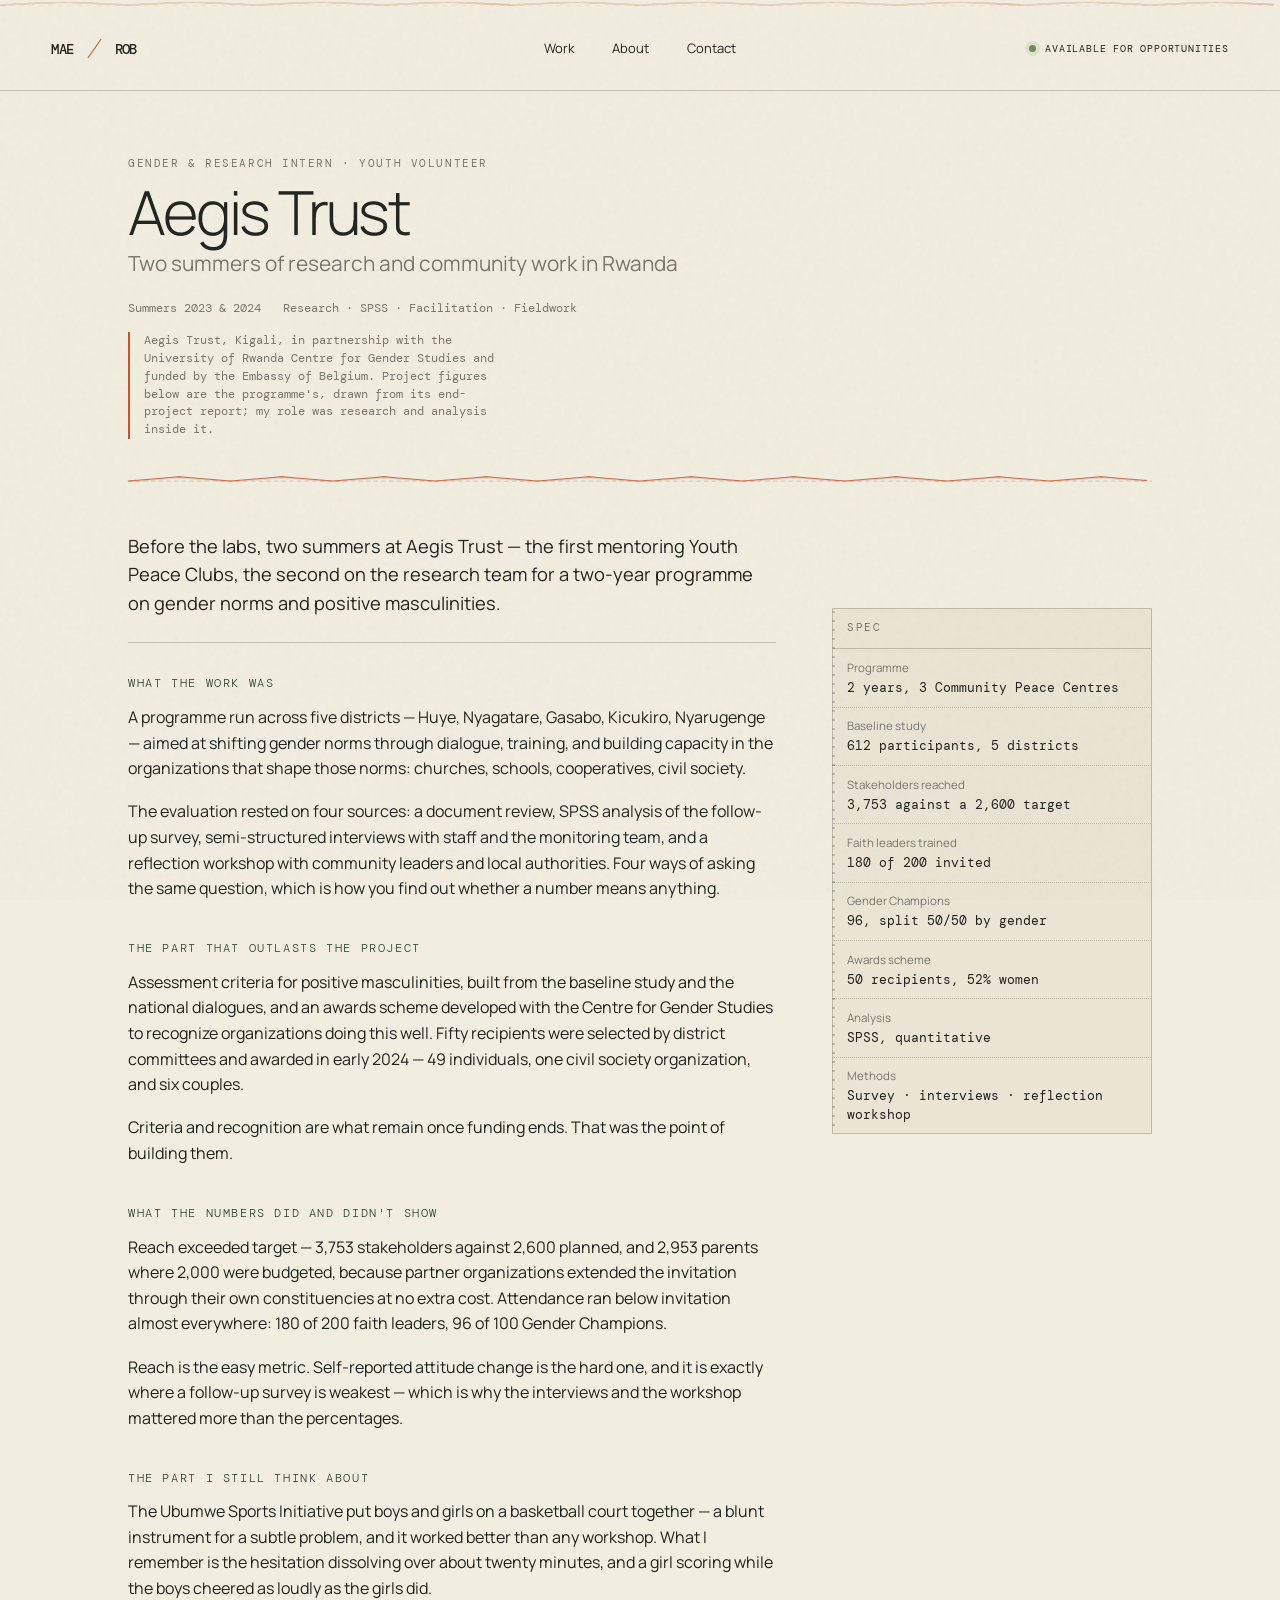
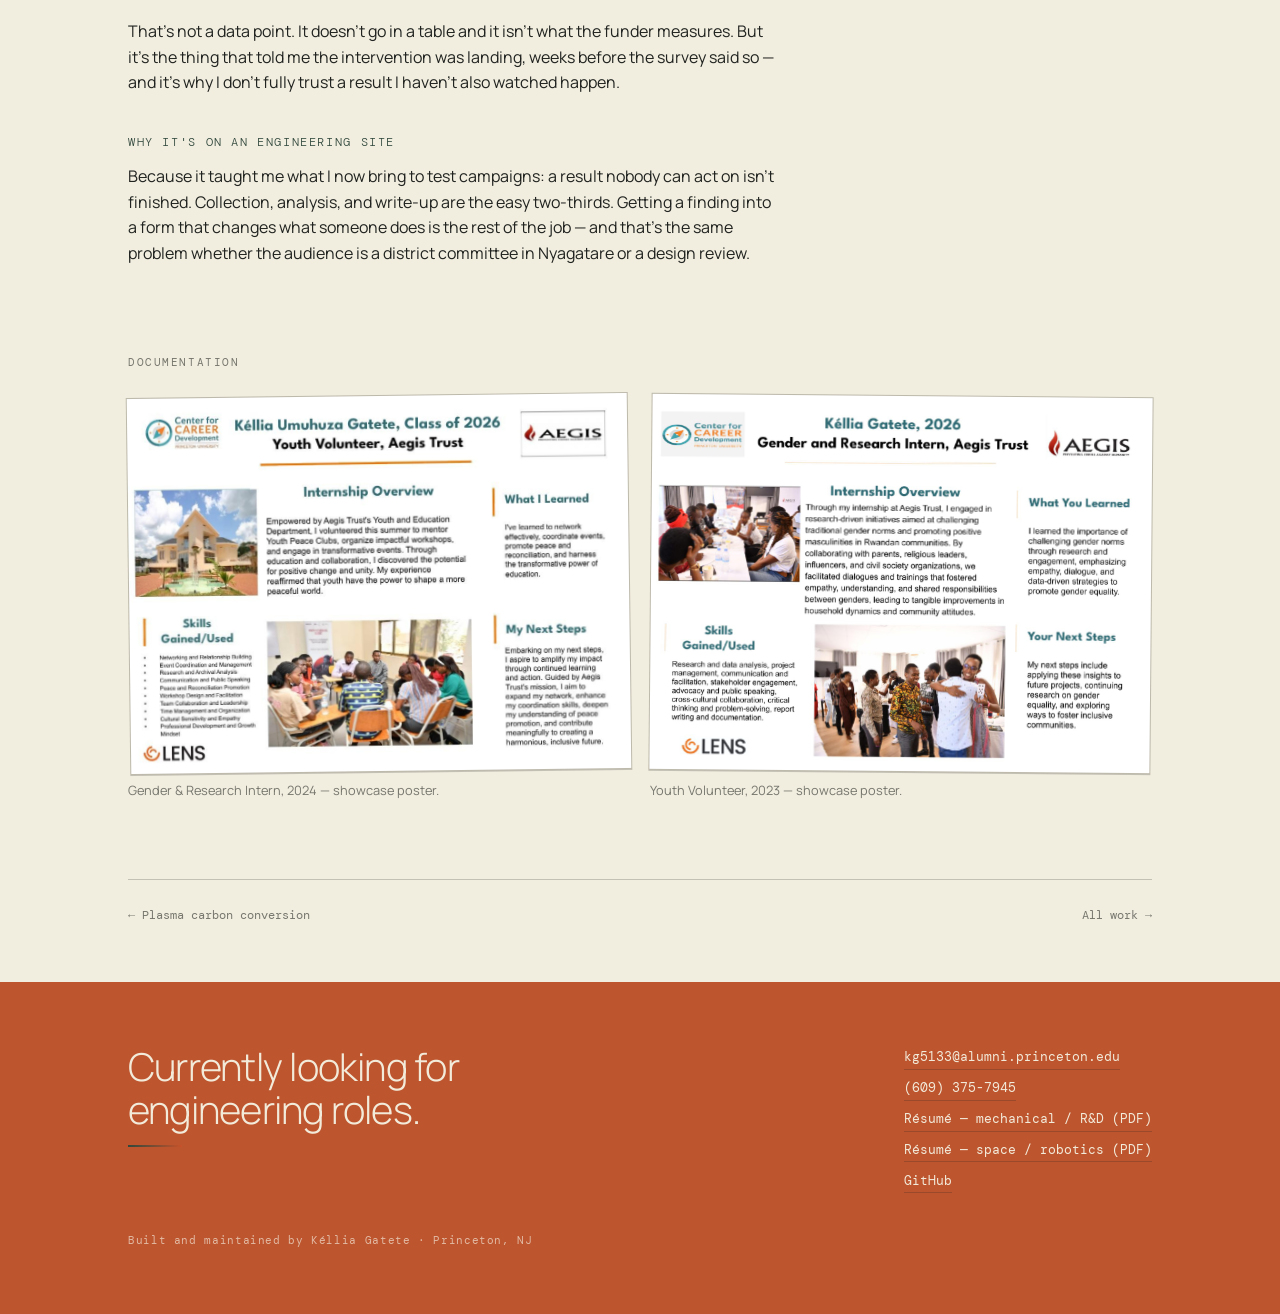
<file: projects/aegis.html>
<!doctype html>
<html lang="en">
<head>
  <meta charset="utf-8">
  <meta name="viewport" content="width=device-width, initial-scale=1">
  <title>Aegis Trust — Kéllia Umuhuza Gatete</title>
  <meta name="description" content="Before the labs, two summers at Aegis Trust — the first mentoring Youth Peace Clubs, the second on the research team for a two-year programme on gender norms and positive masculinities.">
  <meta property="og:title" content="Aegis Trust — Kéllia Umuhuza Gatete">
  <meta property="og:description" content="Before the labs, two summers at Aegis Trust — the first mentoring Youth Peace Clubs, the second on the research team for a two-year programme on gender norms and positive masculinities.">
  <meta property="og:type" content="website">
  <link rel="preconnect" href="https://fonts.googleapis.com">
  <link rel="preconnect" href="https://fonts.gstatic.com" crossorigin>
  <link href="https://fonts.googleapis.com/css2?family=DM+Mono:wght@300;400;500&family=Manrope:wght@300;400;500;600&family=Newsreader:ital,opsz,wght@1,6..72,300;1,6..72,400&display=swap" rel="stylesheet">
  <link rel="stylesheet" href="../home.css">
  <link rel="stylesheet" href="../style.css">
</head>
<body>
  <a class="skip" href="#main">Skip to content</a>
  <div class="rail" aria-hidden="true"><span class="rail__fill"></span></div>
  <svg class="crease" viewBox="0 0 1200 14" preserveAspectRatio="none" aria-hidden="true">
    <path class="crease__mtn" d="M0 10 L60 4 L120 10 L180 4 L240 10 L300 4 L360 10 L420 4 L480 10 L540 4 L600 10 L660 4 L720 10 L780 4 L840 10 L900 4 L960 10 L1020 4 L1080 10 L1140 4 L1200 10"/>
    <path class="crease__val" d="M0 10 L1200 10"/>
  </svg>
  <header class="site-header">
    <a class="wordmark" href="../index.html" aria-label="Home"><span>MAE</span><i></i> <span>ROB</span></a>
    <button class="menu-toggle" aria-expanded="false" aria-label="Toggle navigation"><span></span><span></span></button>
    <nav class="nav" aria-label="Primary">
      <a href="../index.html#work" aria-current="page">Work</a>
      <a href="../about.html">About</a>
      <a href="../index.html#contact">Contact</a>
    </nav>
    <a class="header-status" href="../index.html#contact"><span></span> Available for opportunities</a>
  </header>
  <main id="main">
    <section class="project__head">
      <div class="wrap">
        <p class="eyebrow">Gender &amp; Research Intern · Youth Volunteer</p>
        <h1 class="h-display project__title">Aegis Trust</h1>
        <p class="project__sub">Two summers of research and community work in Rwanda</p>
        <p class="project__metaline">
          <span>Summers 2023 &amp; 2024</span>
          <span>Research · SPSS · Facilitation · Fieldwork</span>
        </p>
        <p class="marginalia">Aegis Trust, Kigali, in partnership with the University of Rwanda Centre for Gender Studies and funded by the Embassy of Belgium. Project figures below are the programme's, drawn from its end-project report; my role was research and analysis inside it.</p>
      </div>
    </section>
    <div class="wrap"><svg class="crease" viewBox="0 0 1200 14" preserveAspectRatio="none" aria-hidden="true">
    <path class="crease__mtn" d="M0 10 L60 4 L120 10 L180 4 L240 10 L300 4 L360 10 L420 4 L480 10 L540 4 L600 10 L660 4 L720 10 L780 4 L840 10 L900 4 L960 10 L1020 4 L1080 10 L1140 4 L1200 10"/>
    <path class="crease__val" d="M0 10 L1200 10"/>
  </svg></div>

    <section class="wrap project__body">
      <div>
        <p class="project__summary">Before the labs, two summers at Aegis Trust — the first mentoring Youth Peace Clubs, the second on the research team for a two-year programme on gender norms and positive masculinities.</p>
        <div class="block">
          <h2 class="block__h">What the work was</h2>
          <div class="prose">
            <p>A programme run across five districts — Huye, Nyagatare, Gasabo, Kicukiro, Nyarugenge — aimed at shifting gender norms through dialogue, training, and building capacity in the organizations that shape those norms: churches, schools, cooperatives, civil society.</p>
            <p>The evaluation rested on four sources: a document review, SPSS analysis of the follow-up survey, semi-structured interviews with staff and the monitoring team, and a reflection workshop with community leaders and local authorities. Four ways of asking the same question, which is how you find out whether a number means anything.</p>
          </div>
        </div>
        <div class="block">
          <h2 class="block__h">The part that outlasts the project</h2>
          <div class="prose">
            <p>Assessment criteria for positive masculinities, built from the baseline study and the national dialogues, and an awards scheme developed with the Centre for Gender Studies to recognize organizations doing this well. Fifty recipients were selected by district committees and awarded in early 2024 — 49 individuals, one civil society organization, and six couples.</p>
            <p>Criteria and recognition are what remain once funding ends. That was the point of building them.</p>
          </div>
        </div>
        <div class="block">
          <h2 class="block__h">What the numbers did and didn't show</h2>
          <div class="prose">
            <p>Reach exceeded target — 3,753 stakeholders against 2,600 planned, and 2,953 parents where 2,000 were budgeted, because partner organizations extended the invitation through their own constituencies at no extra cost. Attendance ran below invitation almost everywhere: 180 of 200 faith leaders, 96 of 100 Gender Champions.</p>
            <p>Reach is the easy metric. Self-reported attitude change is the hard one, and it is exactly where a follow-up survey is weakest — which is why the interviews and the workshop mattered more than the percentages.</p>
          </div>
        </div>
        <div class="block">
          <h2 class="block__h">The part I still think about</h2>
          <div class="prose">
            <p>The Ubumwe Sports Initiative put boys and girls on a basketball court together — a blunt instrument for a subtle problem, and it worked better than any workshop. What I remember is the hesitation dissolving over about twenty minutes, and a girl scoring while the boys cheered as loudly as the girls did.</p>
            <p>That's not a data point. It doesn't go in a table and it isn't what the funder measures. But it's the thing that told me the intervention was landing, weeks before the survey said so — and it's why I don't fully trust a result I haven't also watched happen.</p>
          </div>
        </div>
        <div class="block">
          <h2 class="block__h">Why it's on an engineering site</h2>
          <div class="prose">
            <p>Because it taught me what I now bring to test campaigns: a result nobody can act on isn't finished. Collection, analysis, and write-up are the easy two-thirds. Getting a finding into a form that changes what someone does is the rest of the job — and that's the same problem whether the audience is a district committee in Nyagatare or a design review.</p>
          </div>
        </div>
      </div>
      <aside class="spec" aria-label="Project specifications">
        <div class="spec__head">Spec</div>
          <div class="spec__row" style="--i:0">
            <div class="spec__k">Programme</div>
            <div class="spec__v">2 years, 3 Community Peace Centres</div>
          </div>
          <div class="spec__row" style="--i:1">
            <div class="spec__k">Baseline study</div>
            <div class="spec__v">612 participants, 5 districts</div>
          </div>
          <div class="spec__row" style="--i:2">
            <div class="spec__k">Stakeholders reached</div>
            <div class="spec__v">3,753 against a 2,600 target</div>
          </div>
          <div class="spec__row" style="--i:3">
            <div class="spec__k">Faith leaders trained</div>
            <div class="spec__v">180 of 200 invited</div>
          </div>
          <div class="spec__row" style="--i:4">
            <div class="spec__k">Gender Champions</div>
            <div class="spec__v">96, split 50/50 by gender</div>
          </div>
          <div class="spec__row" style="--i:5">
            <div class="spec__k">Awards scheme</div>
            <div class="spec__v">50 recipients, 52% women</div>
          </div>
          <div class="spec__row" style="--i:6">
            <div class="spec__k">Analysis</div>
            <div class="spec__v">SPSS, quantitative</div>
          </div>
          <div class="spec__row" style="--i:7">
            <div class="spec__k">Methods</div>
            <div class="spec__v">Survey · interviews · reflection workshop</div>
          </div>
      </aside>
    </section>

    <section class="wrap media">
      <p class="eyebrow">Documentation</p>
      <div class="media__grid">
          <figure class="reveal shot shot--0">
            <div class="frame" data-media>
              <img src="../assets/aegis/poster-gender.jpg" alt="Gender &amp; Research Intern, 2024 — showcase poster." loading="lazy">
              <p class="frame__placeholder" data-fallback hidden>Drop file at<br><code>assets/aegis/poster-gender.jpg</code></p>
            </div>
            <figcaption>Gender &amp; Research Intern, 2024 — showcase poster.</figcaption>
          </figure>
          <figure class="reveal shot shot--1">
            <div class="frame" data-media>
              <img src="../assets/aegis/poster-youth.jpg" alt="Youth Volunteer, 2023 — showcase poster." loading="lazy">
              <p class="frame__placeholder" data-fallback hidden>Drop file at<br><code>assets/aegis/poster-youth.jpg</code></p>
            </div>
            <figcaption>Youth Volunteer, 2023 — showcase poster.</figcaption>
          </figure>
      </div>
    </section>

    <div class="wrap">
      <nav class="pager" aria-label="More projects">
        <span><a href="plasma-carbon.html">← Plasma carbon conversion</a></span>
        <span><a href="../index.html#work">All work →</a></span>
      </nav>
    </div>

  </main>
  <footer class="footer">
    <div class="wrap">
      <div class="footer__grid">
        <p class="footer__cta" id="contact">Currently looking for engineering roles.</p>
        <div class="footer__links">
          <a href="mailto:kg5133@alumni.princeton.edu">kg5133@alumni.princeton.edu</a>
          <a href="tel:6093757945">(609) 375-7945</a>
          <a href="../assets/docs/Kellia_Gatete_Mechanical_RnD_Resume.pdf">Résumé — mechanical / R&amp;D (PDF)</a>
          <a href="../assets/docs/Kellia_Gatete_Space_Robotics_Resume.pdf">Résumé — space / robotics (PDF)</a>
          <a href="https://github.com/kelliagatete" rel="me">GitHub</a>
        </div>
      </div>
      <p class="colophon">Built and maintained by Kéllia Gatete · Princeton, NJ</p>
    </div>
  </footer>
  <div class="lightbox" id="lightbox" hidden>
    <button class="lightbox__close" type="button" aria-label="Close">close</button>
    <figure class="lightbox__stage"><img alt=""><figcaption></figcaption></figure>
  </div>
  <script src="../main.js"></script>
</body>
</html>
</file>
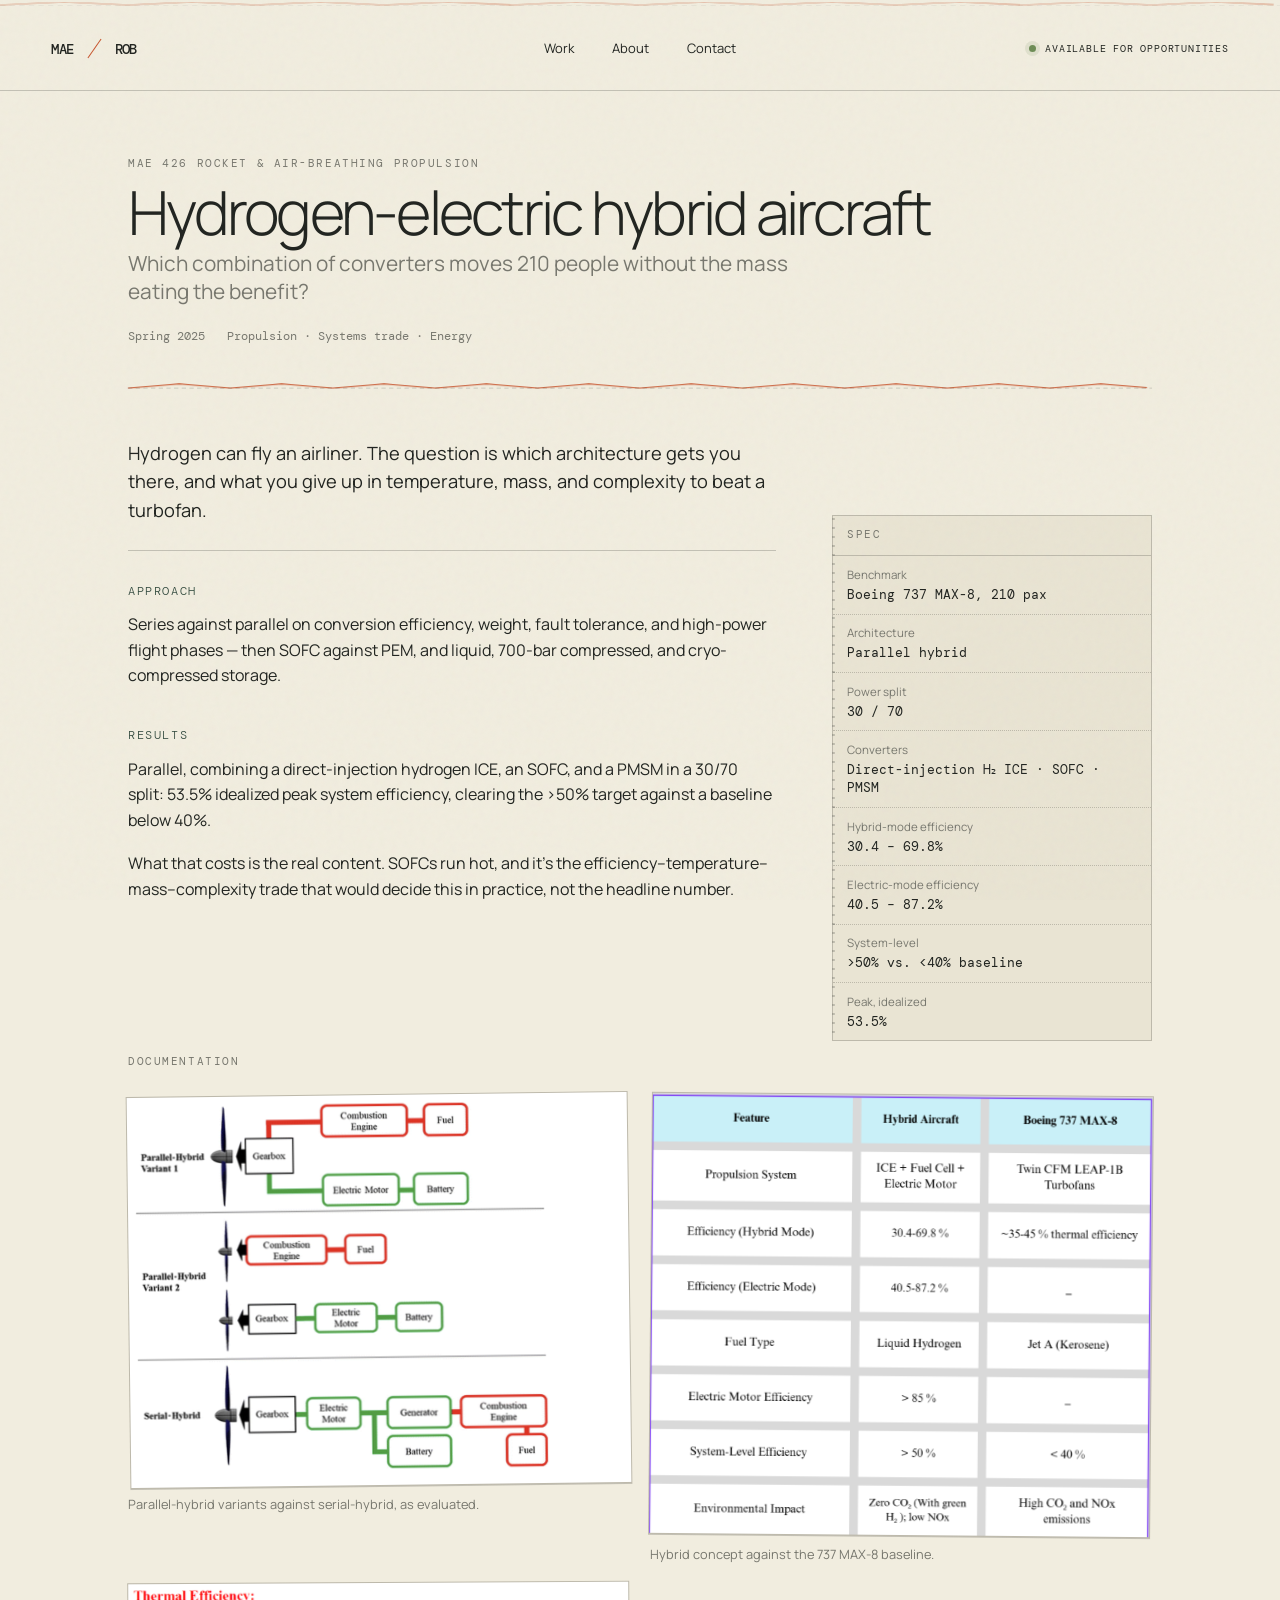
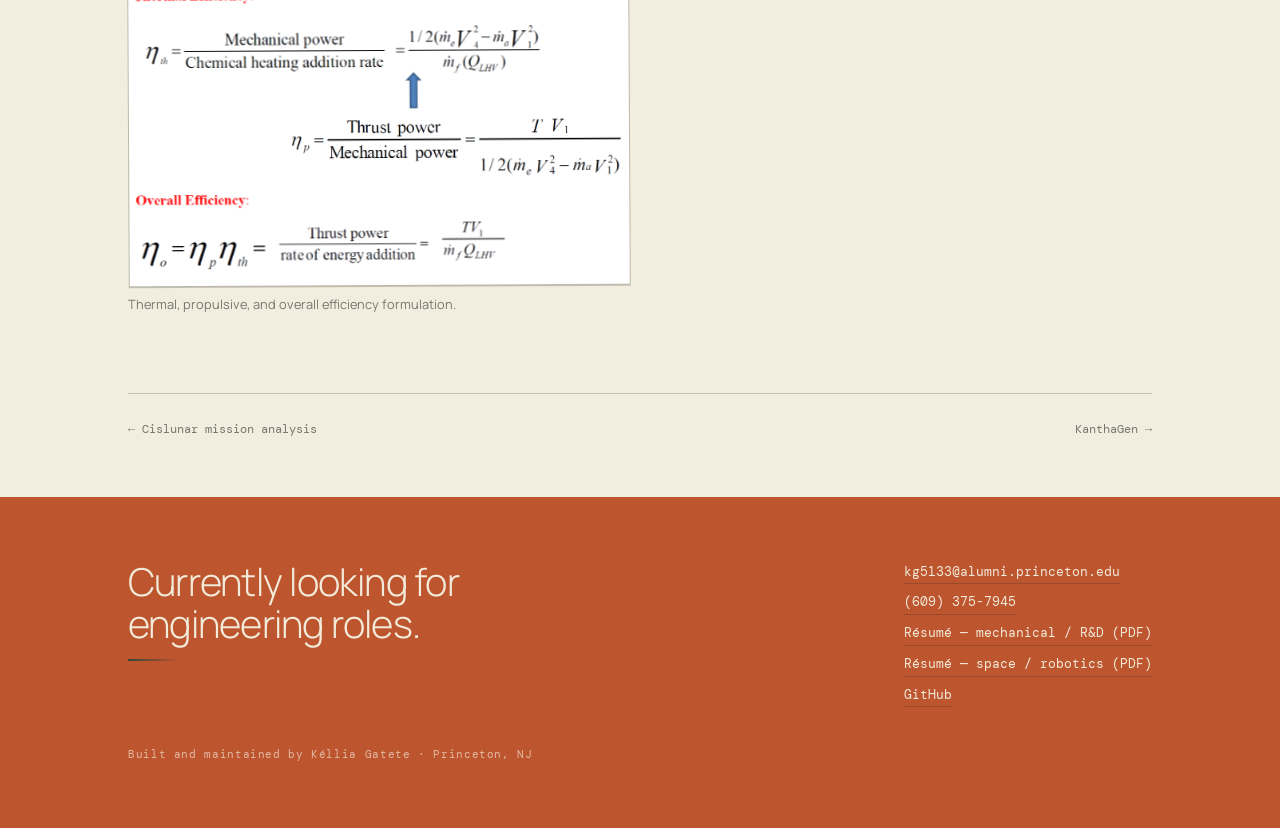
<file: projects/hydrogen-aircraft.html>
<!doctype html>
<html lang="en">
<head>
  <meta charset="utf-8">
  <meta name="viewport" content="width=device-width, initial-scale=1">
  <title>Hydrogen-electric hybrid aircraft — Kéllia Umuhuza Gatete</title>
  <meta name="description" content="Hydrogen can fly an airliner. The question is which architecture gets you there, and what you give up in temperature, mass, and complexity to beat a turbofan.">
  <meta property="og:title" content="Hydrogen-electric hybrid aircraft — Kéllia Umuhuza Gatete">
  <meta property="og:description" content="Hydrogen can fly an airliner. The question is which architecture gets you there, and what you give up in temperature, mass, and complexity to beat a turbofan.">
  <meta property="og:type" content="website">
  <link rel="preconnect" href="https://fonts.googleapis.com">
  <link rel="preconnect" href="https://fonts.gstatic.com" crossorigin>
  <link href="https://fonts.googleapis.com/css2?family=DM+Mono:wght@300;400;500&family=Manrope:wght@300;400;500;600&family=Newsreader:ital,opsz,wght@1,6..72,300;1,6..72,400&display=swap" rel="stylesheet">
  <link rel="stylesheet" href="../home.css">
  <link rel="stylesheet" href="../style.css">
</head>
<body>
  <a class="skip" href="#main">Skip to content</a>
  <div class="rail" aria-hidden="true"><span class="rail__fill"></span></div>
  <svg class="crease" viewBox="0 0 1200 14" preserveAspectRatio="none" aria-hidden="true">
    <path class="crease__mtn" d="M0 10 L60 4 L120 10 L180 4 L240 10 L300 4 L360 10 L420 4 L480 10 L540 4 L600 10 L660 4 L720 10 L780 4 L840 10 L900 4 L960 10 L1020 4 L1080 10 L1140 4 L1200 10"/>
    <path class="crease__val" d="M0 10 L1200 10"/>
  </svg>
  <header class="site-header">
    <a class="wordmark" href="../index.html" aria-label="Home"><span>MAE</span><i></i> <span>ROB</span></a>
    <button class="menu-toggle" aria-expanded="false" aria-label="Toggle navigation"><span></span><span></span></button>
    <nav class="nav" aria-label="Primary">
      <a href="../index.html#work" aria-current="page">Work</a>
      <a href="../about.html">About</a>
      <a href="../index.html#contact">Contact</a>
    </nav>
    <a class="header-status" href="../index.html#contact"><span></span> Available for opportunities</a>
  </header>
  <main id="main">
    <section class="project__head">
      <div class="wrap">
        <p class="eyebrow">MAE 426 Rocket &amp; Air-Breathing Propulsion</p>
        <h1 class="h-display project__title">Hydrogen-electric hybrid aircraft</h1>
        <p class="project__sub">Which combination of converters moves 210 people without the mass eating the benefit?</p>
        <p class="project__metaline">
          <span>Spring 2025</span>
          <span>Propulsion · Systems trade · Energy</span>
        </p>

      </div>
    </section>
    <div class="wrap"><svg class="crease" viewBox="0 0 1200 14" preserveAspectRatio="none" aria-hidden="true">
    <path class="crease__mtn" d="M0 10 L60 4 L120 10 L180 4 L240 10 L300 4 L360 10 L420 4 L480 10 L540 4 L600 10 L660 4 L720 10 L780 4 L840 10 L900 4 L960 10 L1020 4 L1080 10 L1140 4 L1200 10"/>
    <path class="crease__val" d="M0 10 L1200 10"/>
  </svg></div>

    <section class="wrap project__body">
      <div>
        <p class="project__summary">Hydrogen can fly an airliner. The question is which architecture gets you there, and what you give up in temperature, mass, and complexity to beat a turbofan.</p>
        <div class="block">
          <h2 class="block__h">Approach</h2>
          <div class="prose">
            <p>Series against parallel on conversion efficiency, weight, fault tolerance, and high-power flight phases — then SOFC against PEM, and liquid, 700-bar compressed, and cryo-compressed storage.</p>
          </div>
        </div>
        <div class="block">
          <h2 class="block__h">Results</h2>
          <div class="prose">
            <p>Parallel, combining a direct-injection hydrogen ICE, an SOFC, and a PMSM in a 30/70 split: 53.5% idealized peak system efficiency, clearing the &gt;50% target against a baseline below 40%.</p>
            <p>What that costs is the real content. SOFCs run hot, and it's the efficiency–temperature–mass–complexity trade that would decide this in practice, not the headline number.</p>
          </div>
        </div>
      </div>
      <aside class="spec" aria-label="Project specifications">
        <div class="spec__head">Spec</div>
          <div class="spec__row" style="--i:0">
            <div class="spec__k">Benchmark</div>
            <div class="spec__v">Boeing 737 MAX-8, 210 pax</div>
          </div>
          <div class="spec__row" style="--i:1">
            <div class="spec__k">Architecture</div>
            <div class="spec__v">Parallel hybrid</div>
          </div>
          <div class="spec__row" style="--i:2">
            <div class="spec__k">Power split</div>
            <div class="spec__v">30 / 70</div>
          </div>
          <div class="spec__row" style="--i:3">
            <div class="spec__k">Converters</div>
            <div class="spec__v">Direct-injection H₂ ICE · SOFC · PMSM</div>
          </div>
          <div class="spec__row" style="--i:4">
            <div class="spec__k">Hybrid-mode efficiency</div>
            <div class="spec__v">30.4 – 69.8%</div>
          </div>
          <div class="spec__row" style="--i:5">
            <div class="spec__k">Electric-mode efficiency</div>
            <div class="spec__v">40.5 – 87.2%</div>
          </div>
          <div class="spec__row" style="--i:6">
            <div class="spec__k">System-level</div>
            <div class="spec__v">&gt;50% vs. &lt;40% baseline</div>
          </div>
          <div class="spec__row" style="--i:7">
            <div class="spec__k">Peak, idealized</div>
            <div class="spec__v">53.5%</div>
          </div>
      </aside>
    </section>

    <section class="wrap media">
      <p class="eyebrow">Documentation</p>
      <div class="media__grid">
          <figure class="reveal shot shot--0">
            <div class="frame" data-media>
              <img src="../assets/hydrogen-aircraft/architectures.png" alt="Parallel-hybrid variants against serial-hybrid, as evaluated." loading="lazy">
              <p class="frame__placeholder" data-fallback hidden>Drop file at<br><code>assets/hydrogen-aircraft/architectures.png</code></p>
            </div>
            <figcaption>Parallel-hybrid variants against serial-hybrid, as evaluated.</figcaption>
          </figure>
          <figure class="reveal shot shot--1">
            <div class="frame" data-media>
              <img src="../assets/hydrogen-aircraft/comparison.png" alt="Hybrid concept against the 737 MAX-8 baseline." loading="lazy">
              <p class="frame__placeholder" data-fallback hidden>Drop file at<br><code>assets/hydrogen-aircraft/comparison.png</code></p>
            </div>
            <figcaption>Hybrid concept against the 737 MAX-8 baseline.</figcaption>
          </figure>
          <figure class="reveal shot shot--2">
            <div class="frame" data-media>
              <img src="../assets/hydrogen-aircraft/efficiency.png" alt="Thermal, propulsive, and overall efficiency formulation." loading="lazy">
              <p class="frame__placeholder" data-fallback hidden>Drop file at<br><code>assets/hydrogen-aircraft/efficiency.png</code></p>
            </div>
            <figcaption>Thermal, propulsive, and overall efficiency formulation.</figcaption>
          </figure>
      </div>
    </section>

    <div class="wrap">
      <nav class="pager" aria-label="More projects">
        <span><a href="stk-mission-analysis.html">← Cislunar mission analysis</a></span>
        <span><a href="kanthagen.html">KanthaGen →</a></span>
      </nav>
    </div>

  </main>
  <footer class="footer">
    <div class="wrap">
      <div class="footer__grid">
        <p class="footer__cta" id="contact">Currently looking for engineering roles.</p>
        <div class="footer__links">
          <a href="mailto:kg5133@alumni.princeton.edu">kg5133@alumni.princeton.edu</a>
          <a href="tel:6093757945">(609) 375-7945</a>
          <a href="../assets/docs/Kellia_Gatete_Mechanical_RnD_Resume.pdf">Résumé — mechanical / R&amp;D (PDF)</a>
          <a href="../assets/docs/Kellia_Gatete_Space_Robotics_Resume.pdf">Résumé — space / robotics (PDF)</a>
          <a href="https://github.com/kelliagatete" rel="me">GitHub</a>
        </div>
      </div>
      <p class="colophon">Built and maintained by Kéllia Gatete · Princeton, NJ</p>
    </div>
  </footer>
  <div class="lightbox" id="lightbox" hidden>
    <button class="lightbox__close" type="button" aria-label="Close">close</button>
    <figure class="lightbox__stage"><img alt=""><figcaption></figcaption></figure>
  </div>
  <script src="../main.js"></script>
</body>
</html>
</file>
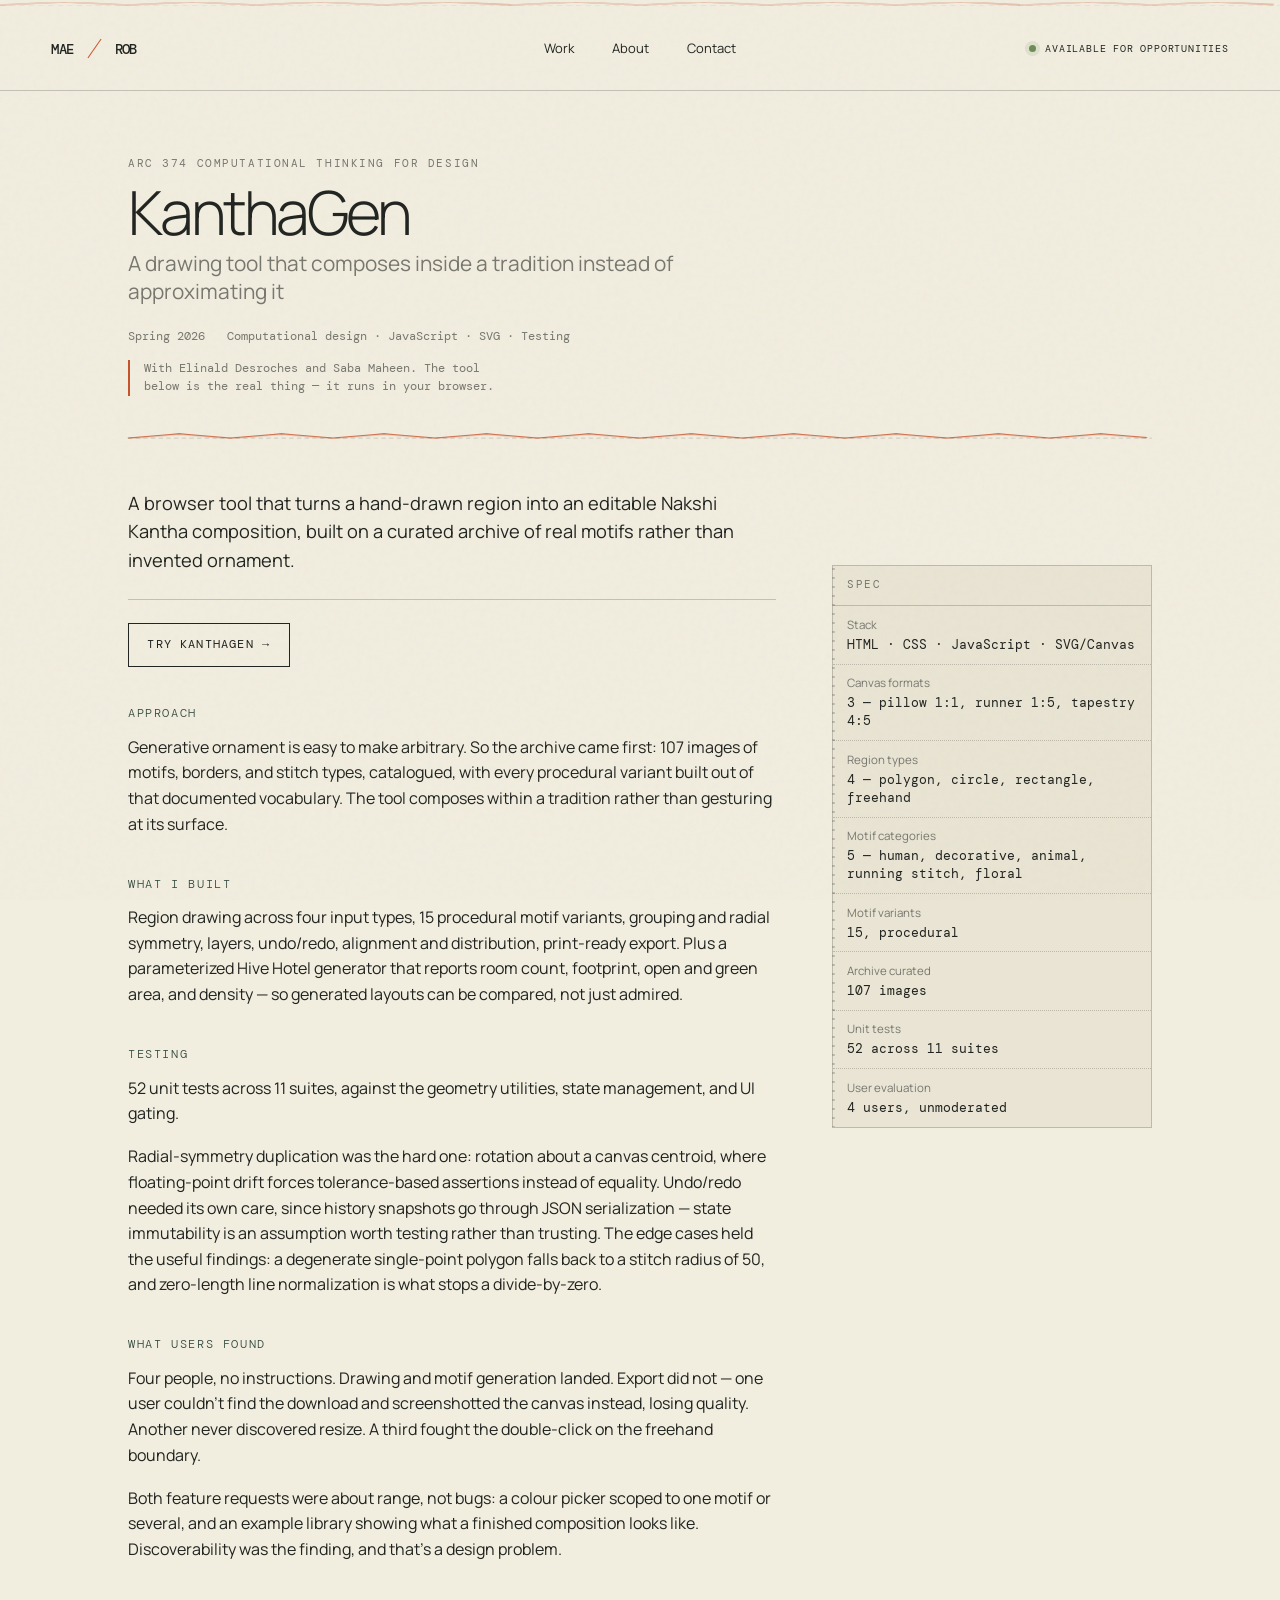
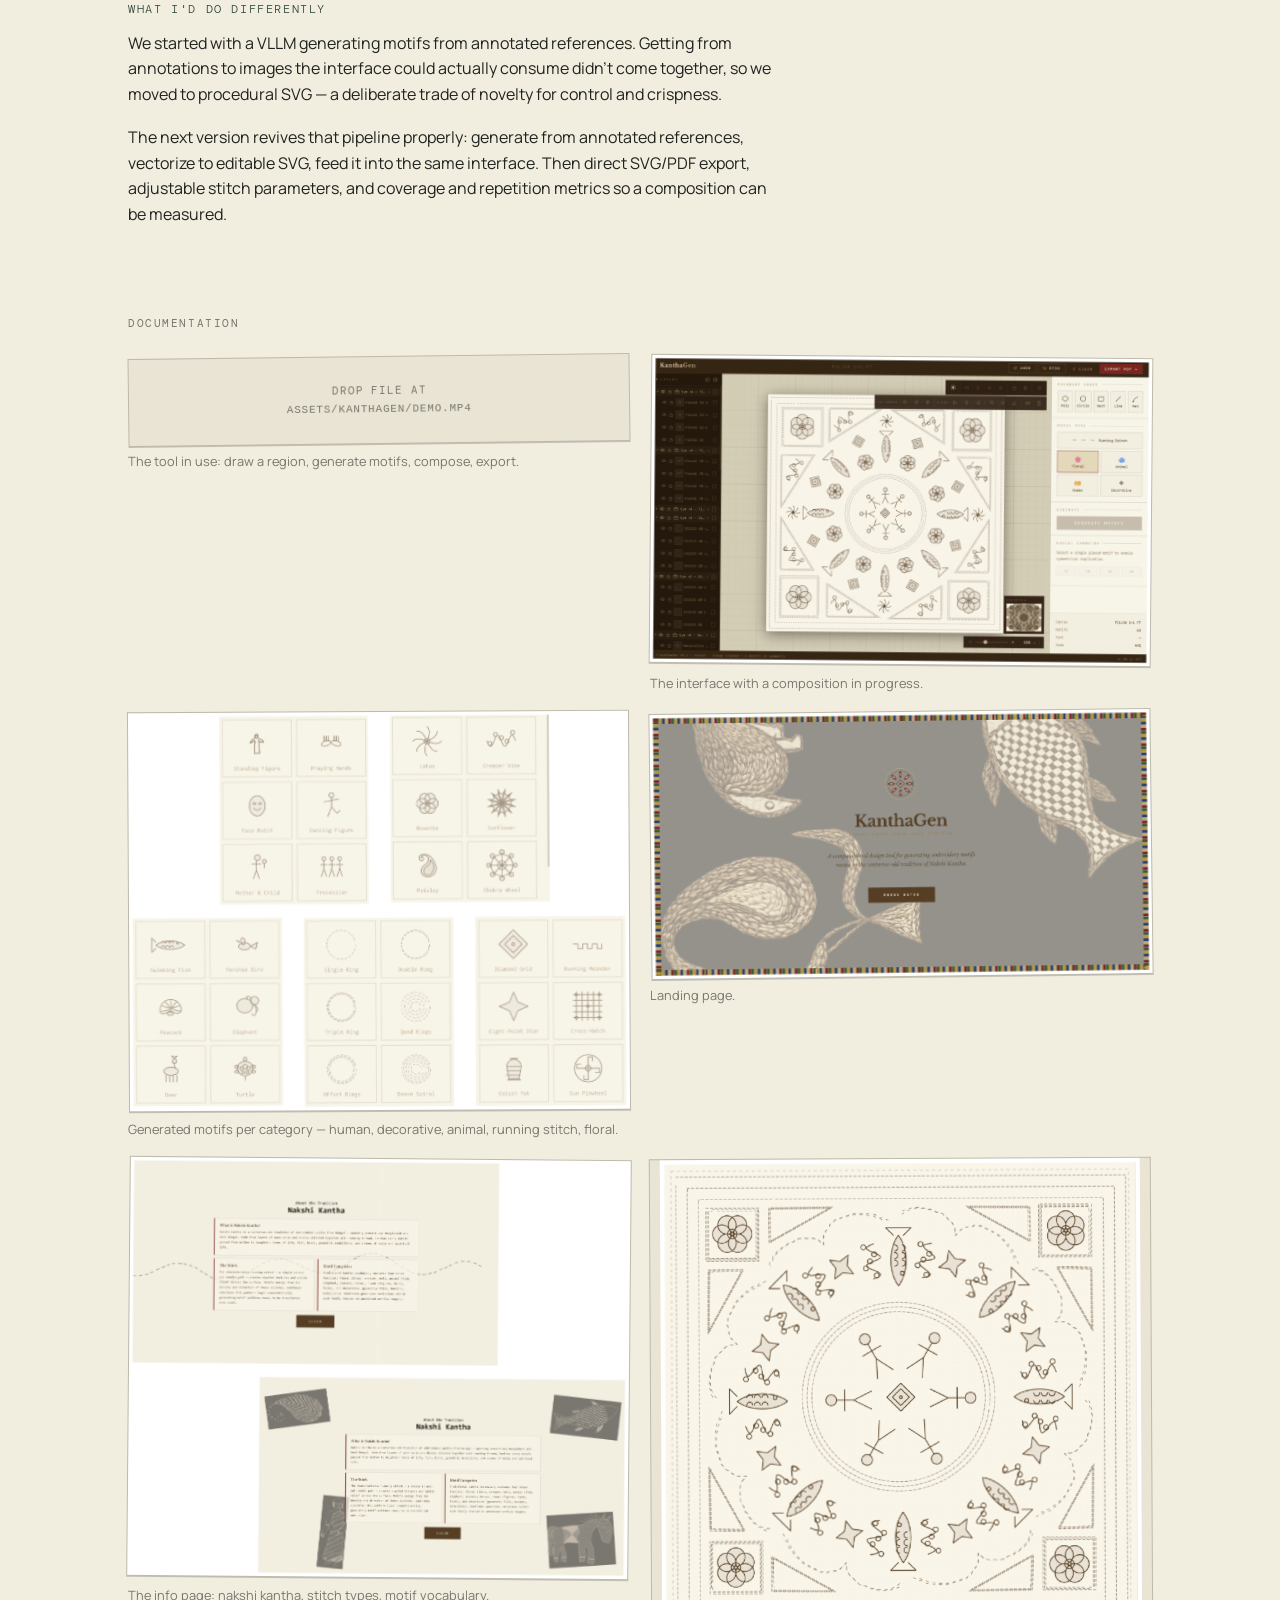
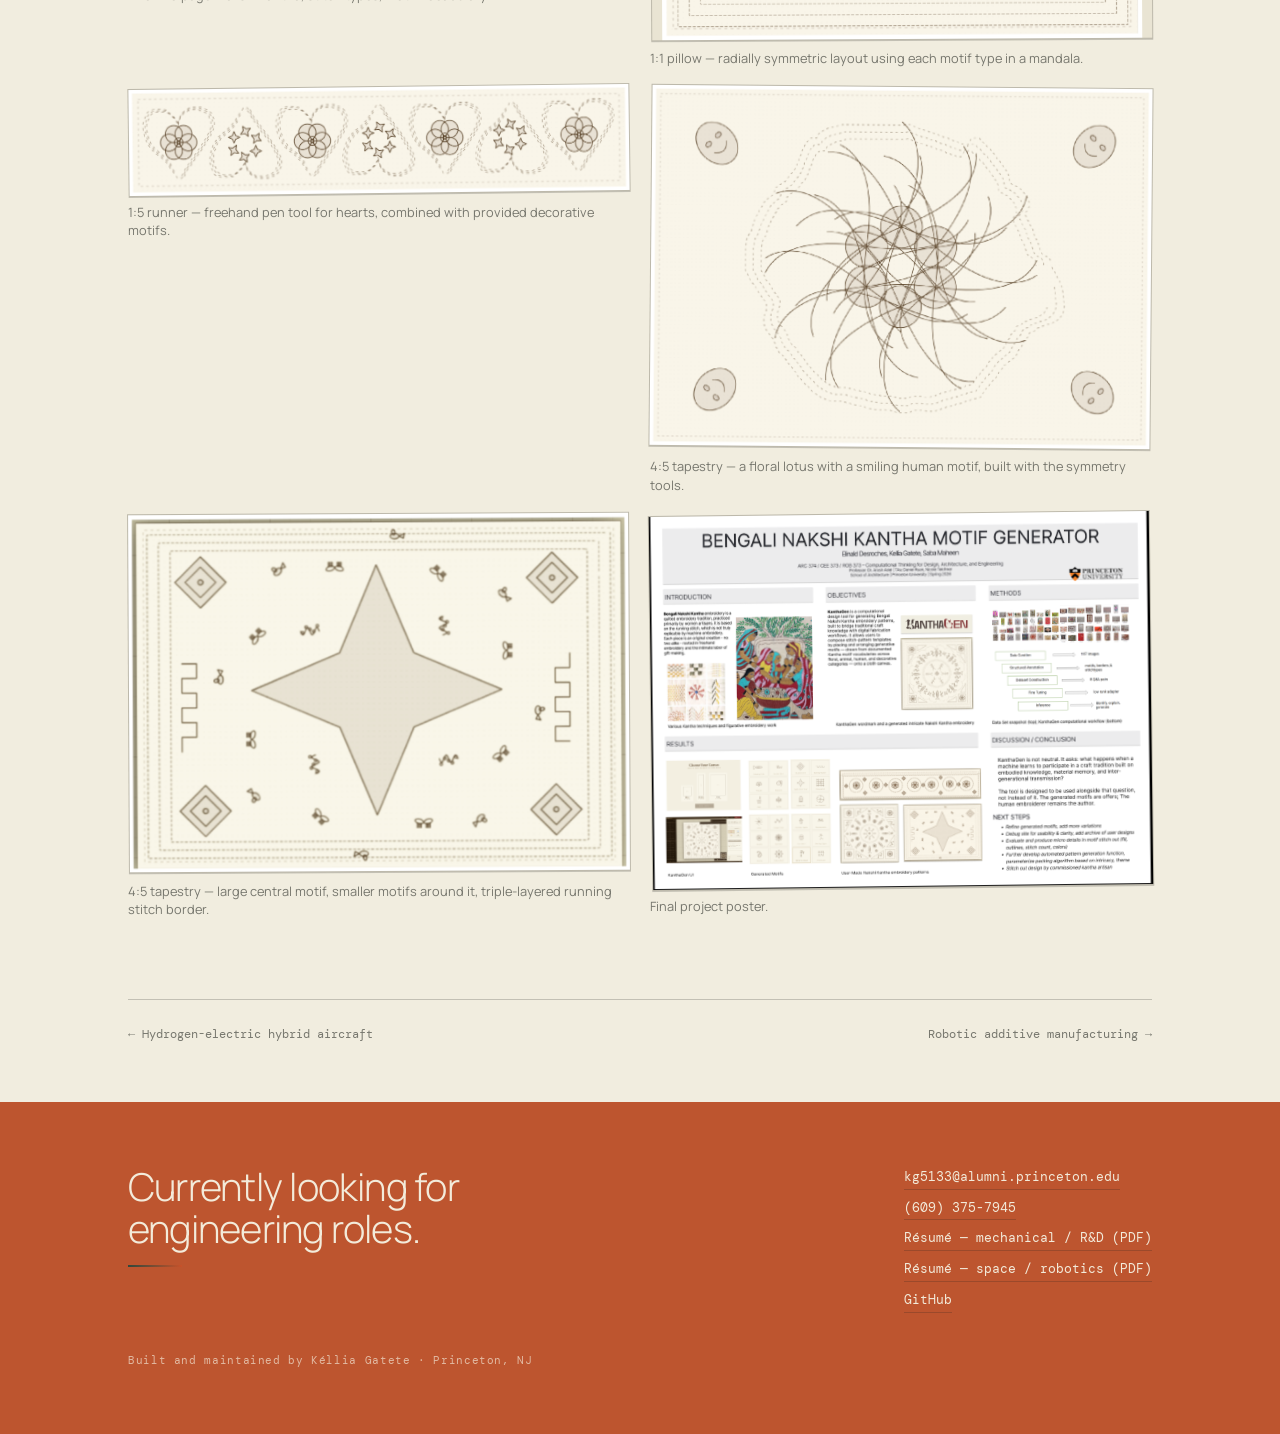
<file: projects/kanthagen.html>
<!doctype html>
<html lang="en">
<head>
  <meta charset="utf-8">
  <meta name="viewport" content="width=device-width, initial-scale=1">
  <title>KanthaGen — Kéllia Umuhuza Gatete</title>
  <meta name="description" content="A browser tool that turns a hand-drawn region into an editable Nakshi Kantha composition, built on a curated archive of real motifs rather than invented ornament.">
  <meta property="og:title" content="KanthaGen — Kéllia Umuhuza Gatete">
  <meta property="og:description" content="A browser tool that turns a hand-drawn region into an editable Nakshi Kantha composition, built on a curated archive of real motifs rather than invented ornament.">
  <meta property="og:type" content="website">
  <link rel="preconnect" href="https://fonts.googleapis.com">
  <link rel="preconnect" href="https://fonts.gstatic.com" crossorigin>
  <link href="https://fonts.googleapis.com/css2?family=DM+Mono:wght@300;400;500&family=Manrope:wght@300;400;500;600&family=Newsreader:ital,opsz,wght@1,6..72,300;1,6..72,400&display=swap" rel="stylesheet">
  <link rel="stylesheet" href="../home.css">
  <link rel="stylesheet" href="../style.css">
</head>
<body>
  <a class="skip" href="#main">Skip to content</a>
  <div class="rail" aria-hidden="true"><span class="rail__fill"></span></div>
  <svg class="crease" viewBox="0 0 1200 14" preserveAspectRatio="none" aria-hidden="true">
    <path class="crease__mtn" d="M0 10 L60 4 L120 10 L180 4 L240 10 L300 4 L360 10 L420 4 L480 10 L540 4 L600 10 L660 4 L720 10 L780 4 L840 10 L900 4 L960 10 L1020 4 L1080 10 L1140 4 L1200 10"/>
    <path class="crease__val" d="M0 10 L1200 10"/>
  </svg>
  <header class="site-header">
    <a class="wordmark" href="../index.html" aria-label="Home"><span>MAE</span><i></i> <span>ROB</span></a>
    <button class="menu-toggle" aria-expanded="false" aria-label="Toggle navigation"><span></span><span></span></button>
    <nav class="nav" aria-label="Primary">
      <a href="../index.html#work" aria-current="page">Work</a>
      <a href="../about.html">About</a>
      <a href="../index.html#contact">Contact</a>
    </nav>
    <a class="header-status" href="../index.html#contact"><span></span> Available for opportunities</a>
  </header>
  <main id="main">
    <section class="project__head">
      <div class="wrap">
        <p class="eyebrow">ARC 374 Computational Thinking for Design</p>
        <h1 class="h-display project__title">KanthaGen</h1>
        <p class="project__sub">A drawing tool that composes inside a tradition instead of approximating it</p>
        <p class="project__metaline">
          <span>Spring 2026</span>
          <span>Computational design · JavaScript · SVG · Testing</span>
        </p>
        <p class="marginalia">With Elinald Desroches and Saba Maheen. The tool below is the real thing — it runs in your browser.</p>
      </div>
    </section>
    <div class="wrap"><svg class="crease" viewBox="0 0 1200 14" preserveAspectRatio="none" aria-hidden="true">
    <path class="crease__mtn" d="M0 10 L60 4 L120 10 L180 4 L240 10 L300 4 L360 10 L420 4 L480 10 L540 4 L600 10 L660 4 L720 10 L780 4 L840 10 L900 4 L960 10 L1020 4 L1080 10 L1140 4 L1200 10"/>
    <path class="crease__val" d="M0 10 L1200 10"/>
  </svg></div>

    <section class="wrap project__body">
      <div>
        <p class="project__summary">A browser tool that turns a hand-drawn region into an editable Nakshi Kantha composition, built on a curated archive of real motifs rather than invented ornament.</p>
        <p class="project__links"><a class="btn" href="../demo/kanthagen/index.html">Try KanthaGen →</a></p>
        <div class="block">
          <h2 class="block__h">Approach</h2>
          <div class="prose">
            <p>Generative ornament is easy to make arbitrary. So the archive came first: 107 images of motifs, borders, and stitch types, catalogued, with every procedural variant built out of that documented vocabulary. The tool composes within a tradition rather than gesturing at its surface.</p>
          </div>
        </div>
        <div class="block">
          <h2 class="block__h">What I built</h2>
          <div class="prose">
            <p>Region drawing across four input types, 15 procedural motif variants, grouping and radial symmetry, layers, undo/redo, alignment and distribution, print-ready export. Plus a parameterized Hive Hotel generator that reports room count, footprint, open and green area, and density — so generated layouts can be compared, not just admired.</p>
          </div>
        </div>
        <div class="block">
          <h2 class="block__h">Testing</h2>
          <div class="prose">
            <p>52 unit tests across 11 suites, against the geometry utilities, state management, and UI gating.</p>
            <p>Radial-symmetry duplication was the hard one: rotation about a canvas centroid, where floating-point drift forces tolerance-based assertions instead of equality. Undo/redo needed its own care, since history snapshots go through JSON serialization — state immutability is an assumption worth testing rather than trusting. The edge cases held the useful findings: a degenerate single-point polygon falls back to a stitch radius of 50, and zero-length line normalization is what stops a divide-by-zero.</p>
          </div>
        </div>
        <div class="block">
          <h2 class="block__h">What users found</h2>
          <div class="prose">
            <p>Four people, no instructions. Drawing and motif generation landed. Export did not — one user couldn't find the download and screenshotted the canvas instead, losing quality. Another never discovered resize. A third fought the double-click on the freehand boundary.</p>
            <p>Both feature requests were about range, not bugs: a colour picker scoped to one motif or several, and an example library showing what a finished composition looks like. Discoverability was the finding, and that's a design problem.</p>
          </div>
        </div>
        <div class="block">
          <h2 class="block__h">What I'd do differently</h2>
          <div class="prose">
            <p>We started with a VLLM generating motifs from annotated references. Getting from annotations to images the interface could actually consume didn't come together, so we moved to procedural SVG — a deliberate trade of novelty for control and crispness.</p>
            <p>The next version revives that pipeline properly: generate from annotated references, vectorize to editable SVG, feed it into the same interface. Then direct SVG/PDF export, adjustable stitch parameters, and coverage and repetition metrics so a composition can be measured.</p>
          </div>
        </div>
      </div>
      <aside class="spec" aria-label="Project specifications">
        <div class="spec__head">Spec</div>
          <div class="spec__row" style="--i:0">
            <div class="spec__k">Stack</div>
            <div class="spec__v">HTML · CSS · JavaScript · SVG/Canvas</div>
          </div>
          <div class="spec__row" style="--i:1">
            <div class="spec__k">Canvas formats</div>
            <div class="spec__v">3 — pillow 1:1, runner 1:5, tapestry 4:5</div>
          </div>
          <div class="spec__row" style="--i:2">
            <div class="spec__k">Region types</div>
            <div class="spec__v">4 — polygon, circle, rectangle, freehand</div>
          </div>
          <div class="spec__row" style="--i:3">
            <div class="spec__k">Motif categories</div>
            <div class="spec__v">5 — human, decorative, animal, running stitch, floral</div>
          </div>
          <div class="spec__row" style="--i:4">
            <div class="spec__k">Motif variants</div>
            <div class="spec__v">15, procedural</div>
          </div>
          <div class="spec__row" style="--i:5">
            <div class="spec__k">Archive curated</div>
            <div class="spec__v">107 images</div>
          </div>
          <div class="spec__row" style="--i:6">
            <div class="spec__k">Unit tests</div>
            <div class="spec__v">52 across 11 suites</div>
          </div>
          <div class="spec__row" style="--i:7">
            <div class="spec__k">User evaluation</div>
            <div class="spec__v">4 users, unmoderated</div>
          </div>
      </aside>
    </section>

    <section class="wrap media">
      <p class="eyebrow">Documentation</p>
      <div class="media__grid">
          <figure class="reveal shot shot--0">
            <div class="frame" data-media>
              <video controls preload="metadata" poster="../assets/kanthagen/demo-poster.jpg">
              <source src="../assets/kanthagen/demo.mp4" type="video/mp4">
            </video>
              <p class="frame__placeholder" data-fallback hidden>Drop file at<br><code>assets/kanthagen/demo.mp4</code></p>
            </div>
            <figcaption>The tool in use: draw a region, generate motifs, compose, export.</figcaption>
          </figure>
          <figure class="reveal shot shot--1">
            <div class="frame" data-media>
              <img src="../assets/kanthagen/ui-composition.png" alt="The interface with a composition in progress." loading="lazy">
              <p class="frame__placeholder" data-fallback hidden>Drop file at<br><code>assets/kanthagen/ui-composition.png</code></p>
            </div>
            <figcaption>The interface with a composition in progress.</figcaption>
          </figure>
          <figure class="reveal shot shot--2">
            <div class="frame" data-media>
              <img src="../assets/kanthagen/motif-categories.png" alt="Generated motifs per category — human, decorative, animal, running stitch, floral." loading="lazy">
              <p class="frame__placeholder" data-fallback hidden>Drop file at<br><code>assets/kanthagen/motif-categories.png</code></p>
            </div>
            <figcaption>Generated motifs per category — human, decorative, animal, running stitch, floral.</figcaption>
          </figure>
          <figure class="reveal shot shot--0">
            <div class="frame" data-media>
              <img src="../assets/kanthagen/landing.png" alt="Landing page." loading="lazy">
              <p class="frame__placeholder" data-fallback hidden>Drop file at<br><code>assets/kanthagen/landing.png</code></p>
            </div>
            <figcaption>Landing page.</figcaption>
          </figure>
          <figure class="reveal shot shot--1">
            <div class="frame" data-media>
              <img src="../assets/kanthagen/info-page.png" alt="The info page: nakshi kantha, stitch types, motif vocabulary." loading="lazy">
              <p class="frame__placeholder" data-fallback hidden>Drop file at<br><code>assets/kanthagen/info-page.png</code></p>
            </div>
            <figcaption>The info page: nakshi kantha, stitch types, motif vocabulary.</figcaption>
          </figure>
          <figure class="reveal shot shot--2">
            <div class="frame" data-media>
              <img src="../assets/kanthagen/pillow-mandala.png" alt="1:1 pillow — radially symmetric layout using each motif type in a mandala." loading="lazy">
              <p class="frame__placeholder" data-fallback hidden>Drop file at<br><code>assets/kanthagen/pillow-mandala.png</code></p>
            </div>
            <figcaption>1:1 pillow — radially symmetric layout using each motif type in a mandala.</figcaption>
          </figure>
          <figure class="reveal shot shot--0">
            <div class="frame" data-media>
              <img src="../assets/kanthagen/runner-freehand.png" alt="1:5 runner — freehand pen tool for hearts, combined with provided decorative motifs." loading="lazy">
              <p class="frame__placeholder" data-fallback hidden>Drop file at<br><code>assets/kanthagen/runner-freehand.png</code></p>
            </div>
            <figcaption>1:5 runner — freehand pen tool for hearts, combined with provided decorative motifs.</figcaption>
          </figure>
          <figure class="reveal shot shot--1">
            <div class="frame" data-media>
              <img src="../assets/kanthagen/tapestry-lotus.png" alt="4:5 tapestry — a floral lotus with a smiling human motif, built with the symmetry tools." loading="lazy">
              <p class="frame__placeholder" data-fallback hidden>Drop file at<br><code>assets/kanthagen/tapestry-lotus.png</code></p>
            </div>
            <figcaption>4:5 tapestry — a floral lotus with a smiling human motif, built with the symmetry tools.</figcaption>
          </figure>
          <figure class="reveal shot shot--2">
            <div class="frame" data-media>
              <img src="../assets/kanthagen/tapestry-border.png" alt="4:5 tapestry — large central motif, smaller motifs around it, triple-layered running stitch border." loading="lazy">
              <p class="frame__placeholder" data-fallback hidden>Drop file at<br><code>assets/kanthagen/tapestry-border.png</code></p>
            </div>
            <figcaption>4:5 tapestry — large central motif, smaller motifs around it, triple-layered running stitch border.</figcaption>
          </figure>
          <figure class="reveal shot shot--0">
            <div class="frame" data-media>
              <img src="../assets/kanthagen/poster.png" alt="Final project poster." loading="lazy">
              <p class="frame__placeholder" data-fallback hidden>Drop file at<br><code>assets/kanthagen/poster.png</code></p>
            </div>
            <figcaption>Final project poster.</figcaption>
          </figure>
      </div>
    </section>

    <div class="wrap">
      <nav class="pager" aria-label="More projects">
        <span><a href="hydrogen-aircraft.html">← Hydrogen-electric hybrid aircraft</a></span>
        <span><a href="robotic-am.html">Robotic additive manufacturing →</a></span>
      </nav>
    </div>

  </main>
  <footer class="footer">
    <div class="wrap">
      <div class="footer__grid">
        <p class="footer__cta" id="contact">Currently looking for engineering roles.</p>
        <div class="footer__links">
          <a href="mailto:kg5133@alumni.princeton.edu">kg5133@alumni.princeton.edu</a>
          <a href="tel:6093757945">(609) 375-7945</a>
          <a href="../assets/docs/Kellia_Gatete_Mechanical_RnD_Resume.pdf">Résumé — mechanical / R&amp;D (PDF)</a>
          <a href="../assets/docs/Kellia_Gatete_Space_Robotics_Resume.pdf">Résumé — space / robotics (PDF)</a>
          <a href="https://github.com/kelliagatete" rel="me">GitHub</a>
        </div>
      </div>
      <p class="colophon">Built and maintained by Kéllia Gatete · Princeton, NJ</p>
    </div>
  </footer>
  <div class="lightbox" id="lightbox" hidden>
    <button class="lightbox__close" type="button" aria-label="Close">close</button>
    <figure class="lightbox__stage"><img alt=""><figcaption></figcaption></figure>
  </div>
  <script src="../main.js"></script>
</body>
</html>
</file>
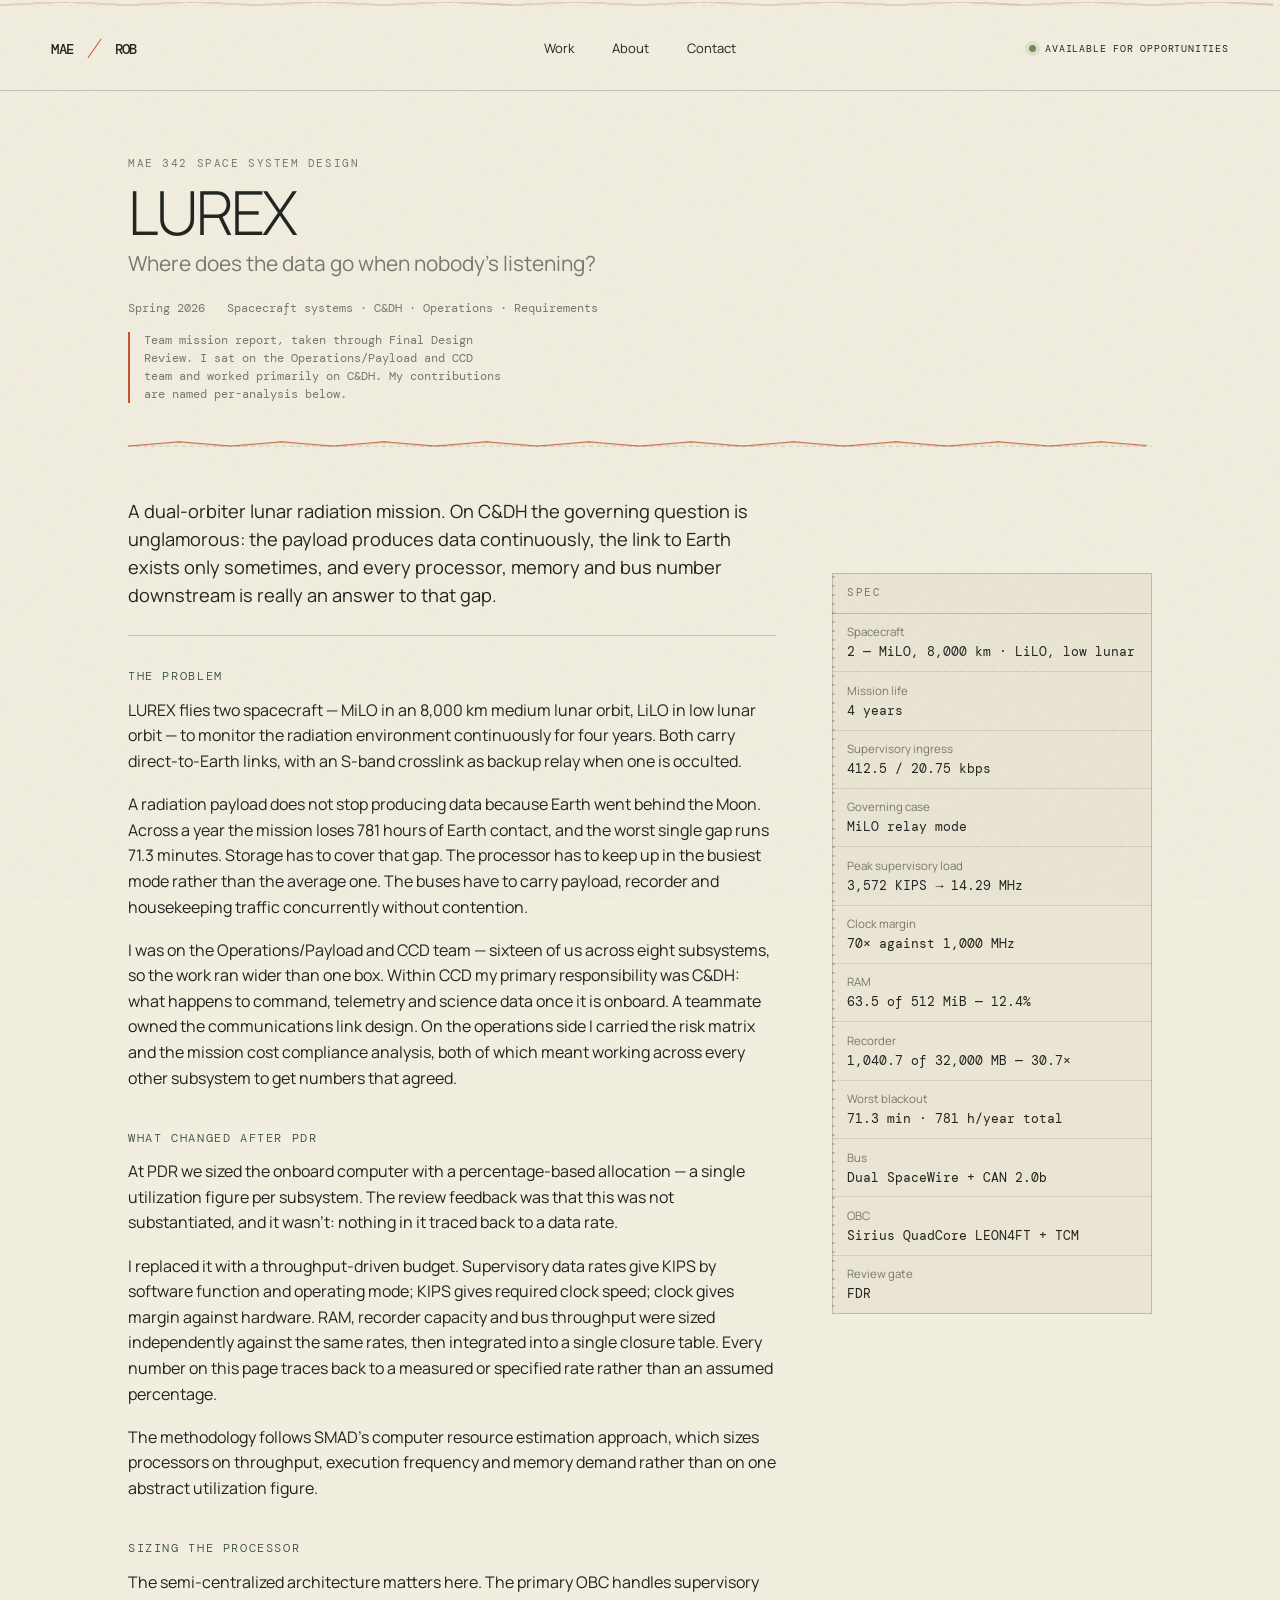
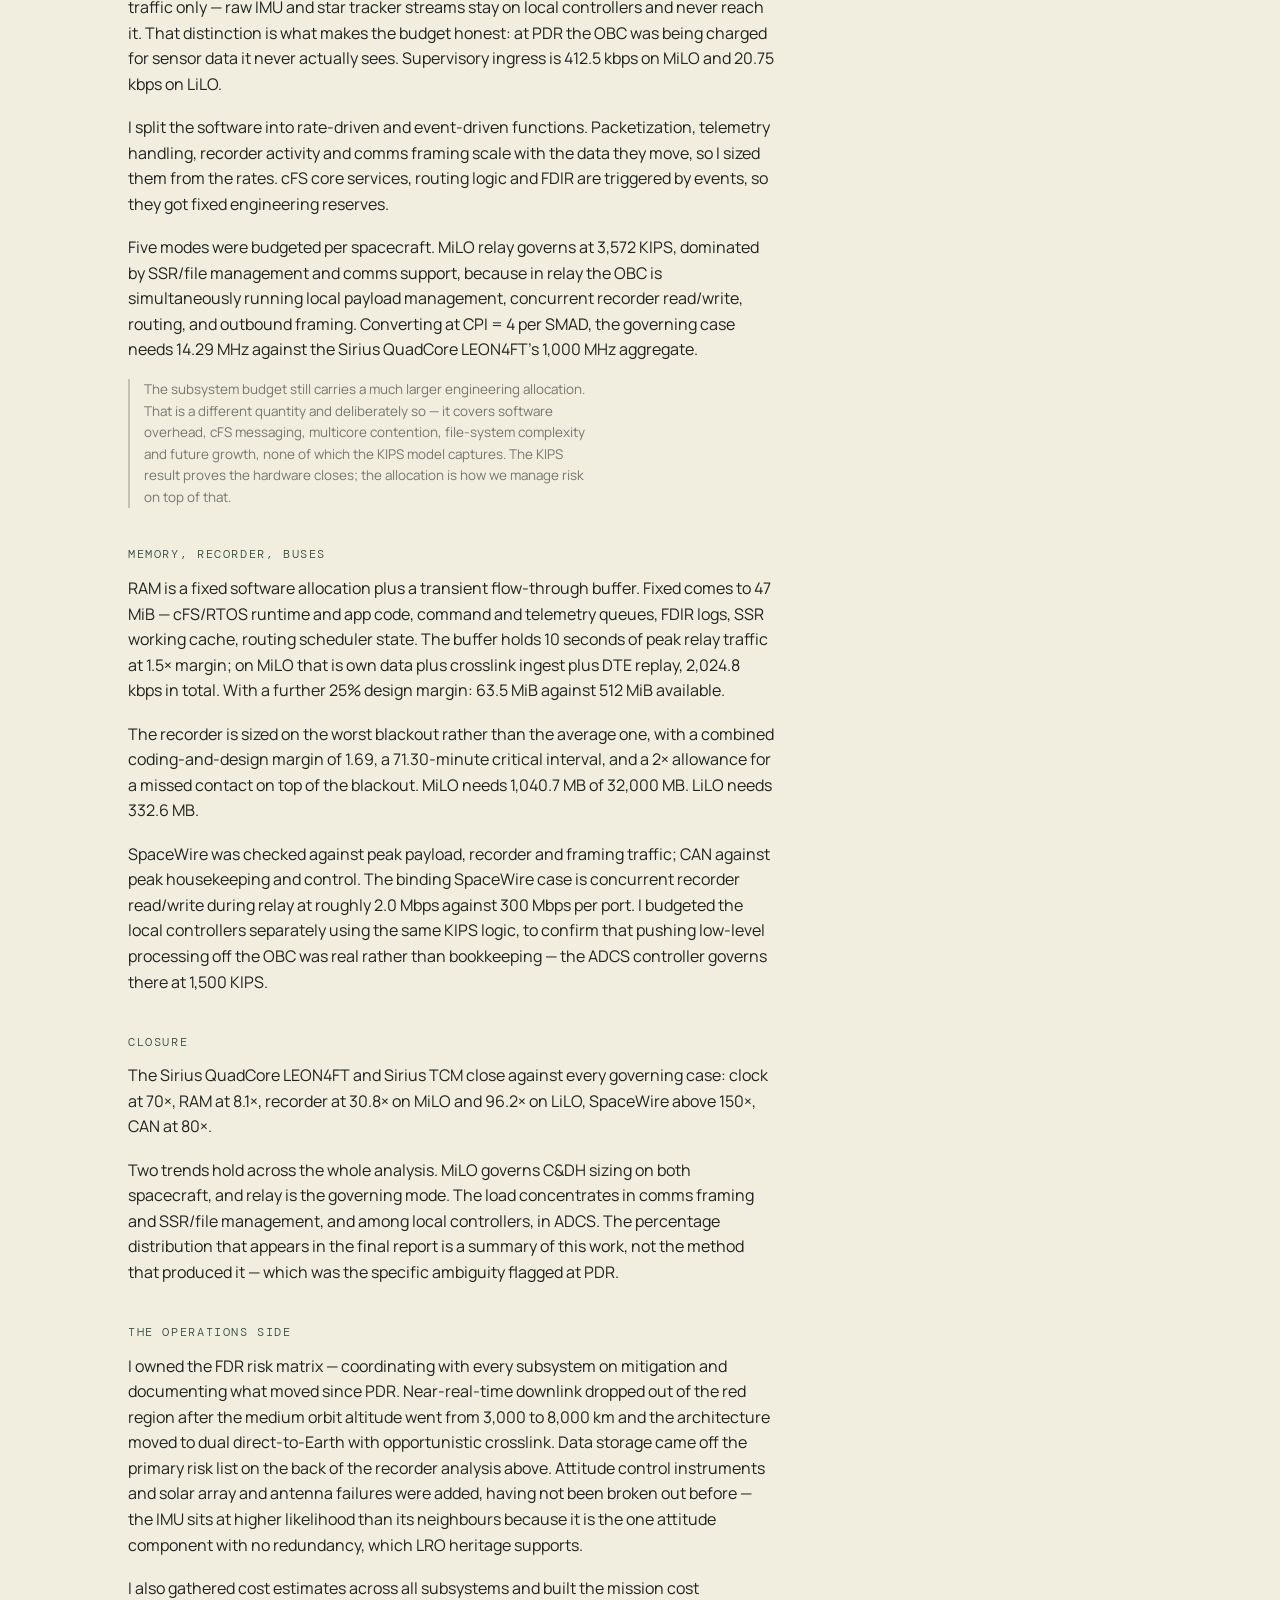
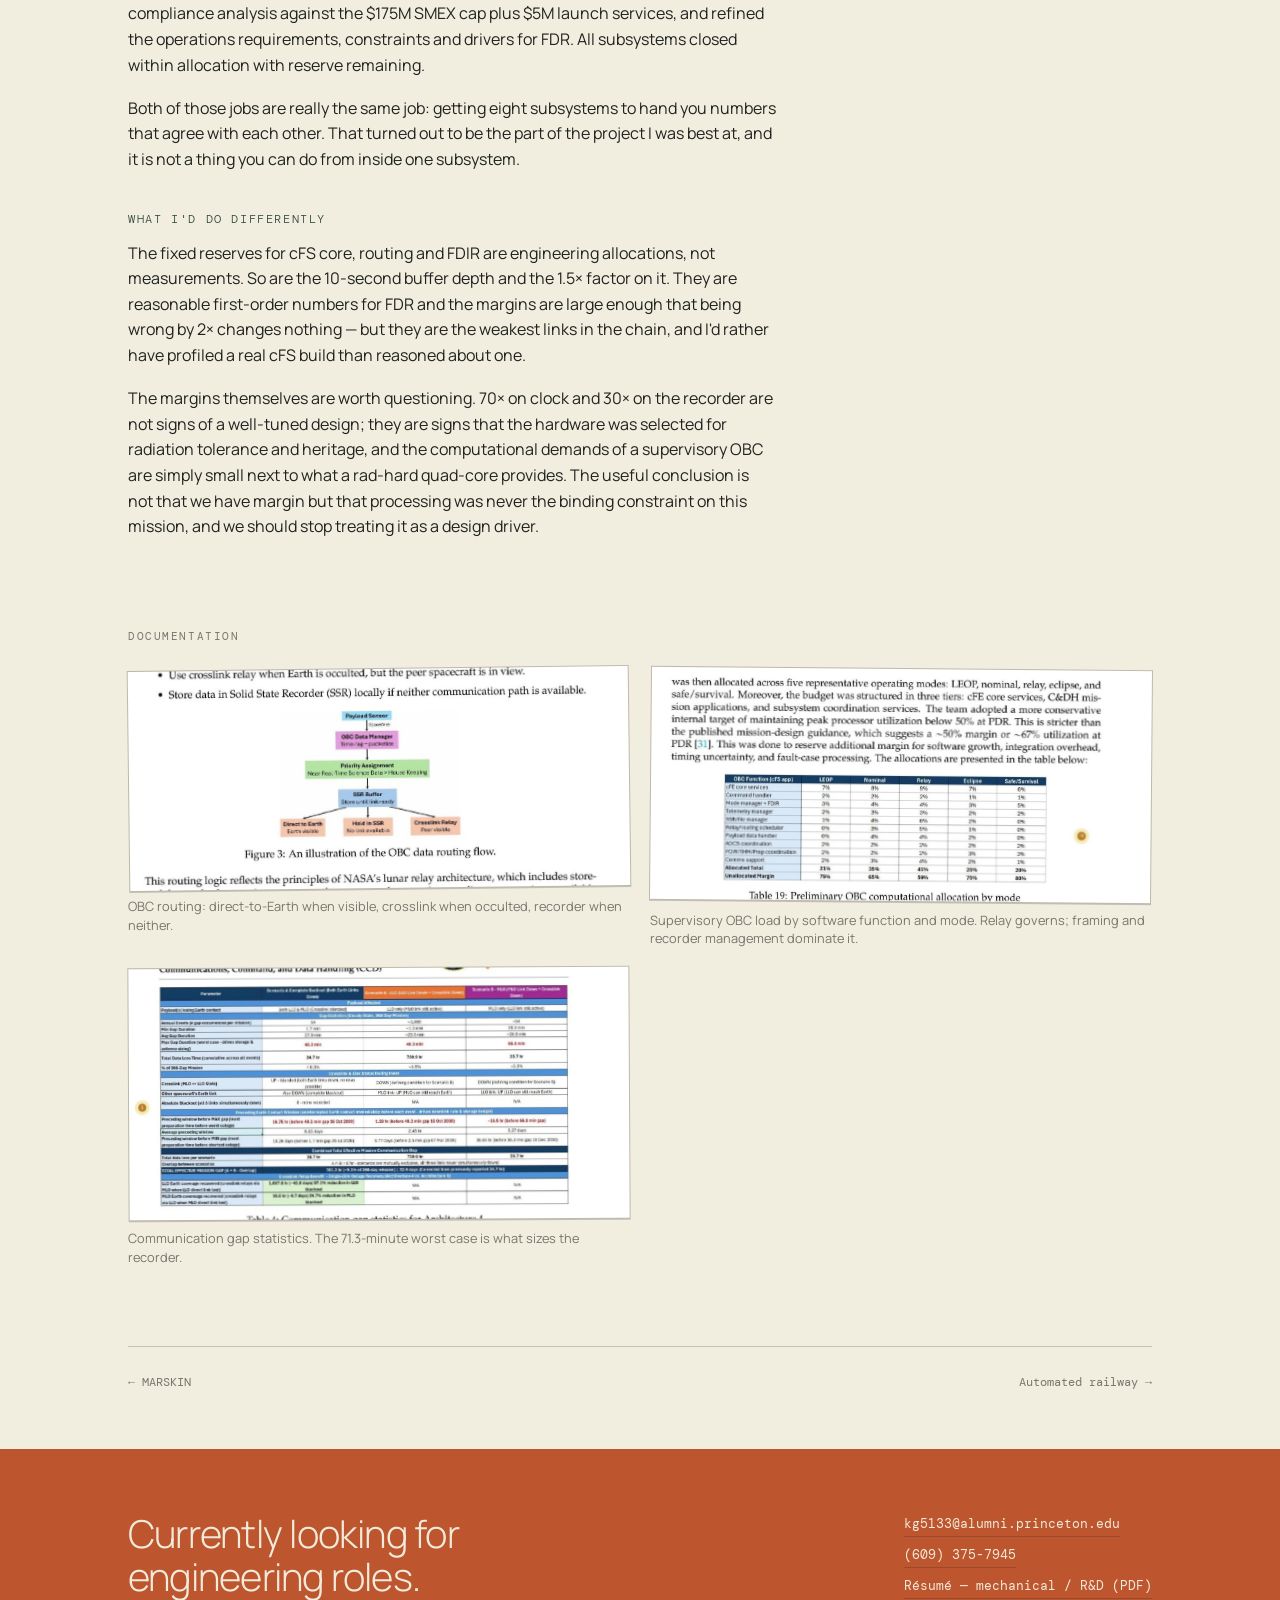
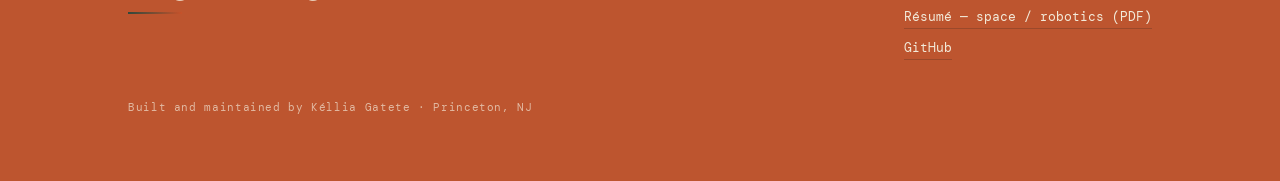
<file: projects/lurex.html>
<!doctype html>
<html lang="en">
<head>
  <meta charset="utf-8">
  <meta name="viewport" content="width=device-width, initial-scale=1">
  <title>LUREX — Kéllia Umuhuza Gatete</title>
  <meta name="description" content="A dual-orbiter lunar radiation mission. On C&amp;DH the governing question is unglamorous: the payload produces data continuously, the link to Earth exists only sometimes, and every processor, memory and bus number downstream is really an answer to that gap.">
  <meta property="og:title" content="LUREX — Kéllia Umuhuza Gatete">
  <meta property="og:description" content="A dual-orbiter lunar radiation mission. On C&amp;DH the governing question is unglamorous: the payload produces data continuously, the link to Earth exists only sometimes, and every processor, memory and bus number downstream is really an answer to that gap.">
  <meta property="og:type" content="website">
  <link rel="preconnect" href="https://fonts.googleapis.com">
  <link rel="preconnect" href="https://fonts.gstatic.com" crossorigin>
  <link href="https://fonts.googleapis.com/css2?family=DM+Mono:wght@300;400;500&family=Manrope:wght@300;400;500;600&family=Newsreader:ital,opsz,wght@1,6..72,300;1,6..72,400&display=swap" rel="stylesheet">
  <link rel="stylesheet" href="../home.css">
  <link rel="stylesheet" href="../style.css">
</head>
<body>
  <a class="skip" href="#main">Skip to content</a>
  <div class="rail" aria-hidden="true"><span class="rail__fill"></span></div>
  <svg class="crease" viewBox="0 0 1200 14" preserveAspectRatio="none" aria-hidden="true">
    <path class="crease__mtn" d="M0 10 L60 4 L120 10 L180 4 L240 10 L300 4 L360 10 L420 4 L480 10 L540 4 L600 10 L660 4 L720 10 L780 4 L840 10 L900 4 L960 10 L1020 4 L1080 10 L1140 4 L1200 10"/>
    <path class="crease__val" d="M0 10 L1200 10"/>
  </svg>
  <header class="site-header">
    <a class="wordmark" href="../index.html" aria-label="Home"><span>MAE</span><i></i> <span>ROB</span></a>
    <button class="menu-toggle" aria-expanded="false" aria-label="Toggle navigation"><span></span><span></span></button>
    <nav class="nav" aria-label="Primary">
      <a href="../index.html#work" aria-current="page">Work</a>
      <a href="../about.html">About</a>
      <a href="../index.html#contact">Contact</a>
    </nav>
    <a class="header-status" href="../index.html#contact"><span></span> Available for opportunities</a>
  </header>
  <main id="main">
    <section class="project__head">
      <div class="wrap">
        <p class="eyebrow">MAE 342 Space System Design</p>
        <h1 class="h-display project__title">LUREX</h1>
        <p class="project__sub">Where does the data go when nobody's listening?</p>
        <p class="project__metaline">
          <span>Spring 2026</span>
          <span>Spacecraft systems · C&amp;DH · Operations · Requirements</span>
        </p>
        <p class="marginalia">Team mission report, taken through Final Design Review. I sat on the Operations/Payload and CCD team and worked primarily on C&amp;DH. My contributions are named per-analysis below.</p>
      </div>
    </section>
    <div class="wrap"><svg class="crease" viewBox="0 0 1200 14" preserveAspectRatio="none" aria-hidden="true">
    <path class="crease__mtn" d="M0 10 L60 4 L120 10 L180 4 L240 10 L300 4 L360 10 L420 4 L480 10 L540 4 L600 10 L660 4 L720 10 L780 4 L840 10 L900 4 L960 10 L1020 4 L1080 10 L1140 4 L1200 10"/>
    <path class="crease__val" d="M0 10 L1200 10"/>
  </svg></div>

    <section class="wrap project__body">
      <div>
        <p class="project__summary">A dual-orbiter lunar radiation mission. On C&amp;DH the governing question is unglamorous: the payload produces data continuously, the link to Earth exists only sometimes, and every processor, memory and bus number downstream is really an answer to that gap.</p>
        <div class="block">
          <h2 class="block__h">The problem</h2>
          <div class="prose">
            <p>LUREX flies two spacecraft — MiLO in an 8,000 km medium lunar orbit, LiLO in low lunar orbit — to monitor the radiation environment continuously for four years. Both carry direct-to-Earth links, with an S-band crosslink as backup relay when one is occulted.</p>
            <p>A radiation payload does not stop producing data because Earth went behind the Moon. Across a year the mission loses 781 hours of Earth contact, and the worst single gap runs 71.3 minutes. Storage has to cover that gap. The processor has to keep up in the busiest mode rather than the average one. The buses have to carry payload, recorder and housekeeping traffic concurrently without contention.</p>
            <p>I was on the Operations/Payload and CCD team — sixteen of us across eight subsystems, so the work ran wider than one box. Within CCD my primary responsibility was C&amp;DH: what happens to command, telemetry and science data once it is onboard. A teammate owned the communications link design. On the operations side I carried the risk matrix and the mission cost compliance analysis, both of which meant working across every other subsystem to get numbers that agreed.</p>
          </div>
        </div>
        <div class="block">
          <h2 class="block__h">What changed after PDR</h2>
          <div class="prose">
            <p>At PDR we sized the onboard computer with a percentage-based allocation — a single utilization figure per subsystem. The review feedback was that this was not substantiated, and it wasn't: nothing in it traced back to a data rate.</p>
            <p>I replaced it with a throughput-driven budget. Supervisory data rates give KIPS by software function and operating mode; KIPS gives required clock speed; clock gives margin against hardware. RAM, recorder capacity and bus throughput were sized independently against the same rates, then integrated into a single closure table. Every number on this page traces back to a measured or specified rate rather than an assumed percentage.</p>
            <p>The methodology follows SMAD's computer resource estimation approach, which sizes processors on throughput, execution frequency and memory demand rather than on one abstract utilization figure.</p>
          </div>
        </div>
        <div class="block">
          <h2 class="block__h">Sizing the processor</h2>
          <div class="prose">
            <p>The semi-centralized architecture matters here. The primary OBC handles supervisory traffic only — raw IMU and star tracker streams stay on local controllers and never reach it. That distinction is what makes the budget honest: at PDR the OBC was being charged for sensor data it never actually sees. Supervisory ingress is 412.5 kbps on MiLO and 20.75 kbps on LiLO.</p>
            <p>I split the software into rate-driven and event-driven functions. Packetization, telemetry handling, recorder activity and comms framing scale with the data they move, so I sized them from the rates. cFS core services, routing logic and FDIR are triggered by events, so they got fixed engineering reserves.</p>
            <p>Five modes were budgeted per spacecraft. MiLO relay governs at 3,572 KIPS, dominated by SSR/file management and comms support, because in relay the OBC is simultaneously running local payload management, concurrent recorder read/write, routing, and outbound framing. Converting at CPI = 4 per SMAD, the governing case needs 14.29 MHz against the Sirius QuadCore LEON4FT's 1,000 MHz aggregate.</p>
          </div>
          <p class="note">The subsystem budget still carries a much larger engineering allocation. That is a different quantity and deliberately so — it covers software overhead, cFS messaging, multicore contention, file-system complexity and future growth, none of which the KIPS model captures. The KIPS result proves the hardware closes; the allocation is how we manage risk on top of that.</p>
        </div>
        <div class="block">
          <h2 class="block__h">Memory, recorder, buses</h2>
          <div class="prose">
            <p>RAM is a fixed software allocation plus a transient flow-through buffer. Fixed comes to 47 MiB — cFS/RTOS runtime and app code, command and telemetry queues, FDIR logs, SSR working cache, routing scheduler state. The buffer holds 10 seconds of peak relay traffic at 1.5× margin; on MiLO that is own data plus crosslink ingest plus DTE replay, 2,024.8 kbps in total. With a further 25% design margin: 63.5 MiB against 512 MiB available.</p>
            <p>The recorder is sized on the worst blackout rather than the average one, with a combined coding-and-design margin of 1.69, a 71.30-minute critical interval, and a 2× allowance for a missed contact on top of the blackout. MiLO needs 1,040.7 MB of 32,000 MB. LiLO needs 332.6 MB.</p>
            <p>SpaceWire was checked against peak payload, recorder and framing traffic; CAN against peak housekeeping and control. The binding SpaceWire case is concurrent recorder read/write during relay at roughly 2.0 Mbps against 300 Mbps per port. I budgeted the local controllers separately using the same KIPS logic, to confirm that pushing low-level processing off the OBC was real rather than bookkeeping — the ADCS controller governs there at 1,500 KIPS.</p>
          </div>
        </div>
        <div class="block">
          <h2 class="block__h">Closure</h2>
          <div class="prose">
            <p>The Sirius QuadCore LEON4FT and Sirius TCM close against every governing case: clock at 70×, RAM at 8.1×, recorder at 30.8× on MiLO and 96.2× on LiLO, SpaceWire above 150×, CAN at 80×.</p>
            <p>Two trends hold across the whole analysis. MiLO governs C&amp;DH sizing on both spacecraft, and relay is the governing mode. The load concentrates in comms framing and SSR/file management, and among local controllers, in ADCS. The percentage distribution that appears in the final report is a summary of this work, not the method that produced it — which was the specific ambiguity flagged at PDR.</p>
          </div>
        </div>
        <div class="block">
          <h2 class="block__h">The operations side</h2>
          <div class="prose">
            <p>I owned the FDR risk matrix — coordinating with every subsystem on mitigation and documenting what moved since PDR. Near-real-time downlink dropped out of the red region after the medium orbit altitude went from 3,000 to 8,000 km and the architecture moved to dual direct-to-Earth with opportunistic crosslink. Data storage came off the primary risk list on the back of the recorder analysis above. Attitude control instruments and solar array and antenna failures were added, having not been broken out before — the IMU sits at higher likelihood than its neighbours because it is the one attitude component with no redundancy, which LRO heritage supports.</p>
            <p>I also gathered cost estimates across all subsystems and built the mission cost compliance analysis against the $175M SMEX cap plus $5M launch services, and refined the operations requirements, constraints and drivers for FDR. All subsystems closed within allocation with reserve remaining.</p>
            <p>Both of those jobs are really the same job: getting eight subsystems to hand you numbers that agree with each other. That turned out to be the part of the project I was best at, and it is not a thing you can do from inside one subsystem.</p>
          </div>
        </div>
        <div class="block">
          <h2 class="block__h">What I'd do differently</h2>
          <div class="prose">
            <p>The fixed reserves for cFS core, routing and FDIR are engineering allocations, not measurements. So are the 10-second buffer depth and the 1.5× factor on it. They are reasonable first-order numbers for FDR and the margins are large enough that being wrong by 2× changes nothing — but they are the weakest links in the chain, and I'd rather have profiled a real cFS build than reasoned about one.</p>
            <p>The margins themselves are worth questioning. 70× on clock and 30× on the recorder are not signs of a well-tuned design; they are signs that the hardware was selected for radiation tolerance and heritage, and the computational demands of a supervisory OBC are simply small next to what a rad-hard quad-core provides. The useful conclusion is not that we have margin but that processing was never the binding constraint on this mission, and we should stop treating it as a design driver.</p>
          </div>
        </div>
      </div>
      <aside class="spec" aria-label="Project specifications">
        <div class="spec__head">Spec</div>
          <div class="spec__row" style="--i:0">
            <div class="spec__k">Spacecraft</div>
            <div class="spec__v">2 — MiLO, 8,000 km · LiLO, low lunar</div>
          </div>
          <div class="spec__row" style="--i:1">
            <div class="spec__k">Mission life</div>
            <div class="spec__v">4 years</div>
          </div>
          <div class="spec__row" style="--i:2">
            <div class="spec__k">Supervisory ingress</div>
            <div class="spec__v">412.5 / 20.75 kbps</div>
          </div>
          <div class="spec__row" style="--i:3">
            <div class="spec__k">Governing case</div>
            <div class="spec__v">MiLO relay mode</div>
          </div>
          <div class="spec__row" style="--i:4">
            <div class="spec__k">Peak supervisory load</div>
            <div class="spec__v">3,572 KIPS → 14.29 MHz</div>
          </div>
          <div class="spec__row" style="--i:5">
            <div class="spec__k">Clock margin</div>
            <div class="spec__v">70× against 1,000 MHz</div>
          </div>
          <div class="spec__row" style="--i:6">
            <div class="spec__k">RAM</div>
            <div class="spec__v">63.5 of 512 MiB — 12.4%</div>
          </div>
          <div class="spec__row" style="--i:7">
            <div class="spec__k">Recorder</div>
            <div class="spec__v">1,040.7 of 32,000 MB — 30.7×</div>
          </div>
          <div class="spec__row" style="--i:8">
            <div class="spec__k">Worst blackout</div>
            <div class="spec__v">71.3 min · 781 h/year total</div>
          </div>
          <div class="spec__row" style="--i:9">
            <div class="spec__k">Bus</div>
            <div class="spec__v">Dual SpaceWire + CAN 2.0b</div>
          </div>
          <div class="spec__row" style="--i:10">
            <div class="spec__k">OBC</div>
            <div class="spec__v">Sirius QuadCore LEON4FT + TCM</div>
          </div>
          <div class="spec__row" style="--i:11">
            <div class="spec__k">Review gate</div>
            <div class="spec__v">FDR</div>
          </div>
      </aside>
    </section>

    <section class="wrap media">
      <p class="eyebrow">Documentation</p>
      <div class="media__grid">
          <figure class="reveal shot shot--0">
            <div class="frame" data-media>
              <img src="../assets/lurex/data-flow.jpg" alt="OBC routing: direct-to-Earth when visible, crosslink when occulted, recorder when neither." loading="lazy">
              <p class="frame__placeholder" data-fallback hidden>Drop file at<br><code>assets/lurex/data-flow.jpg</code></p>
            </div>
            <figcaption>OBC routing: direct-to-Earth when visible, crosslink when occulted, recorder when neither.</figcaption>
          </figure>
          <figure class="reveal shot shot--1">
            <div class="frame" data-media>
              <img src="../assets/lurex/cpu-budget.jpg" alt="Supervisory OBC load by software function and mode. Relay governs; framing and recorder management dominate it." loading="lazy">
              <p class="frame__placeholder" data-fallback hidden>Drop file at<br><code>assets/lurex/cpu-budget.jpg</code></p>
            </div>
            <figcaption>Supervisory OBC load by software function and mode. Relay governs; framing and recorder management dominate it.</figcaption>
          </figure>
          <figure class="reveal shot shot--2">
            <div class="frame" data-media>
              <img src="../assets/lurex/comm-gaps.jpg" alt="Communication gap statistics. The 71.3-minute worst case is what sizes the recorder." loading="lazy">
              <p class="frame__placeholder" data-fallback hidden>Drop file at<br><code>assets/lurex/comm-gaps.jpg</code></p>
            </div>
            <figcaption>Communication gap statistics. The 71.3-minute worst case is what sizes the recorder.</figcaption>
          </figure>
      </div>
    </section>

    <div class="wrap">
      <nav class="pager" aria-label="More projects">
        <span><a href="marskin.html">← MARSKIN</a></span>
        <span><a href="railway.html">Automated railway →</a></span>
      </nav>
    </div>

  </main>
  <footer class="footer">
    <div class="wrap">
      <div class="footer__grid">
        <p class="footer__cta" id="contact">Currently looking for engineering roles.</p>
        <div class="footer__links">
          <a href="mailto:kg5133@alumni.princeton.edu">kg5133@alumni.princeton.edu</a>
          <a href="tel:6093757945">(609) 375-7945</a>
          <a href="../assets/docs/Kellia_Gatete_Mechanical_RnD_Resume.pdf">Résumé — mechanical / R&amp;D (PDF)</a>
          <a href="../assets/docs/Kellia_Gatete_Space_Robotics_Resume.pdf">Résumé — space / robotics (PDF)</a>
          <a href="https://github.com/kelliagatete" rel="me">GitHub</a>
        </div>
      </div>
      <p class="colophon">Built and maintained by Kéllia Gatete · Princeton, NJ</p>
    </div>
  </footer>
  <div class="lightbox" id="lightbox" hidden>
    <button class="lightbox__close" type="button" aria-label="Close">close</button>
    <figure class="lightbox__stage"><img alt=""><figcaption></figcaption></figure>
  </div>
  <script src="../main.js"></script>
</body>
</html>
</file>
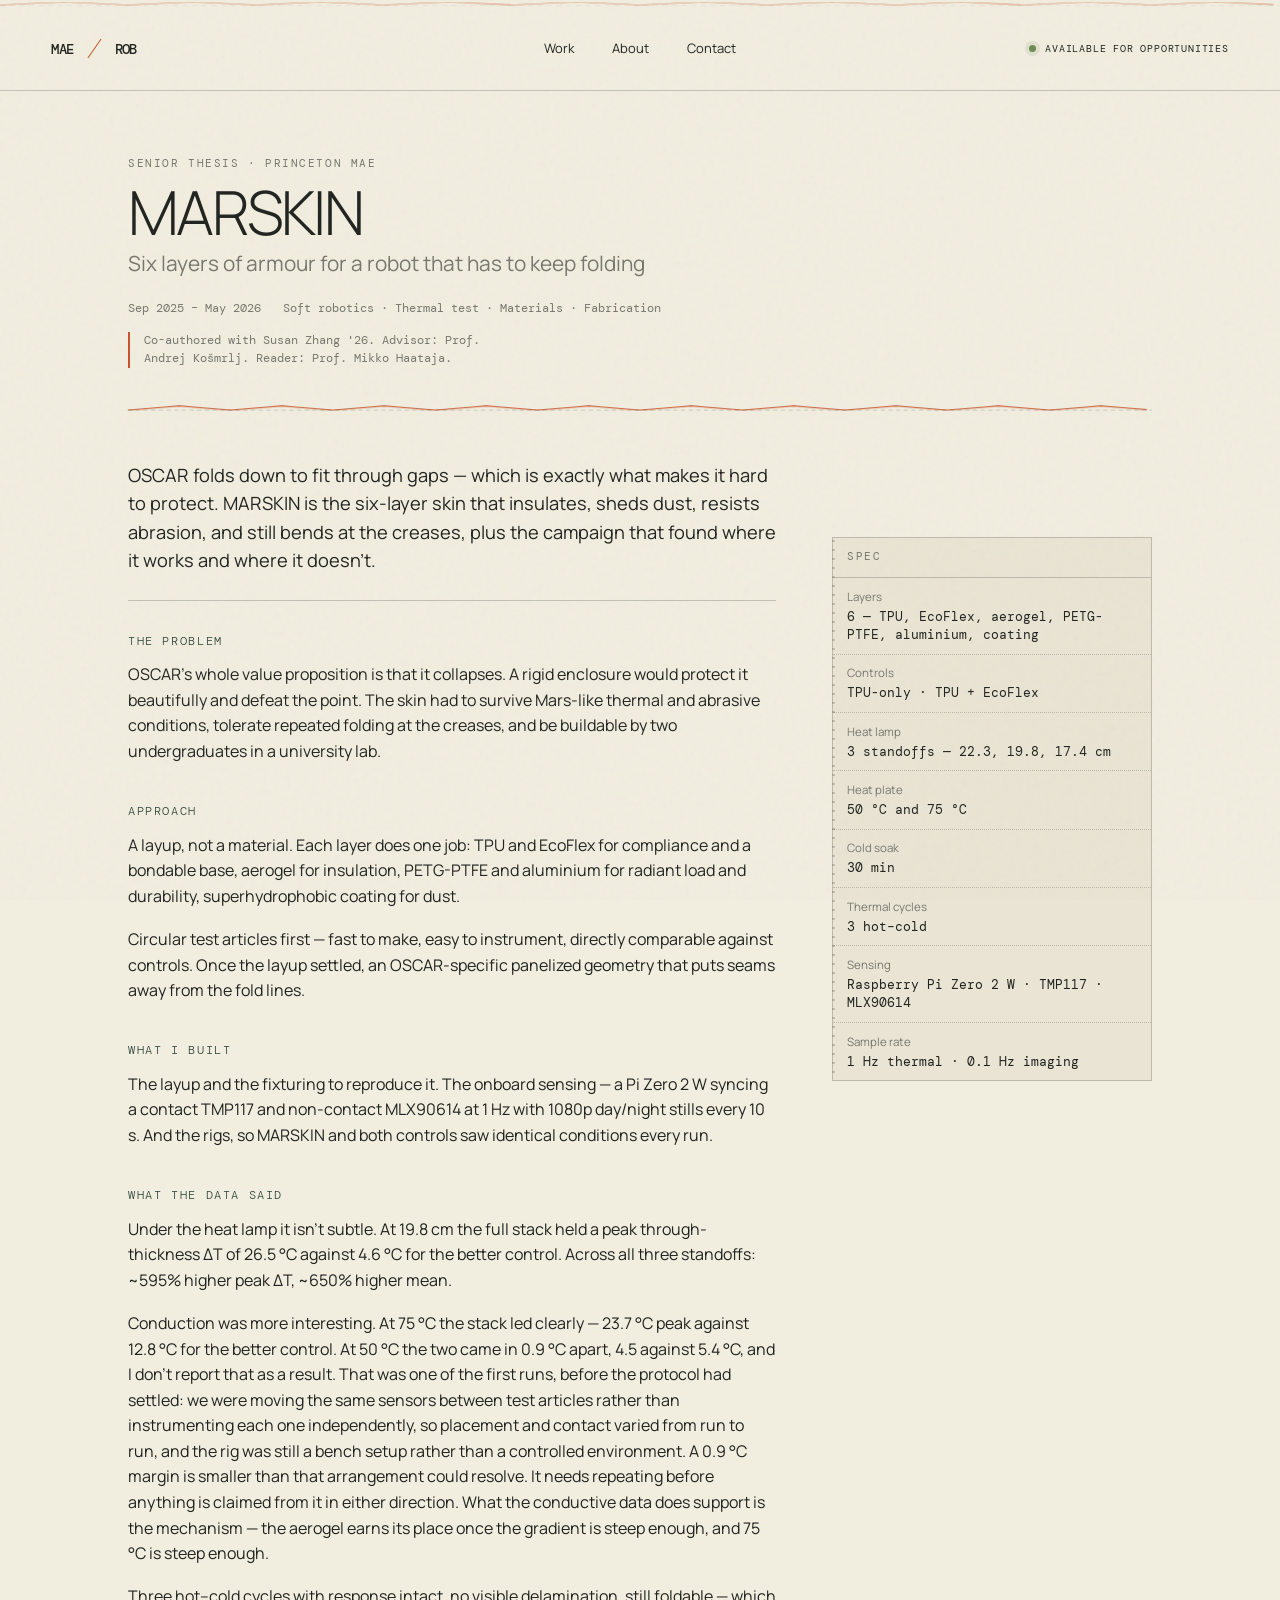
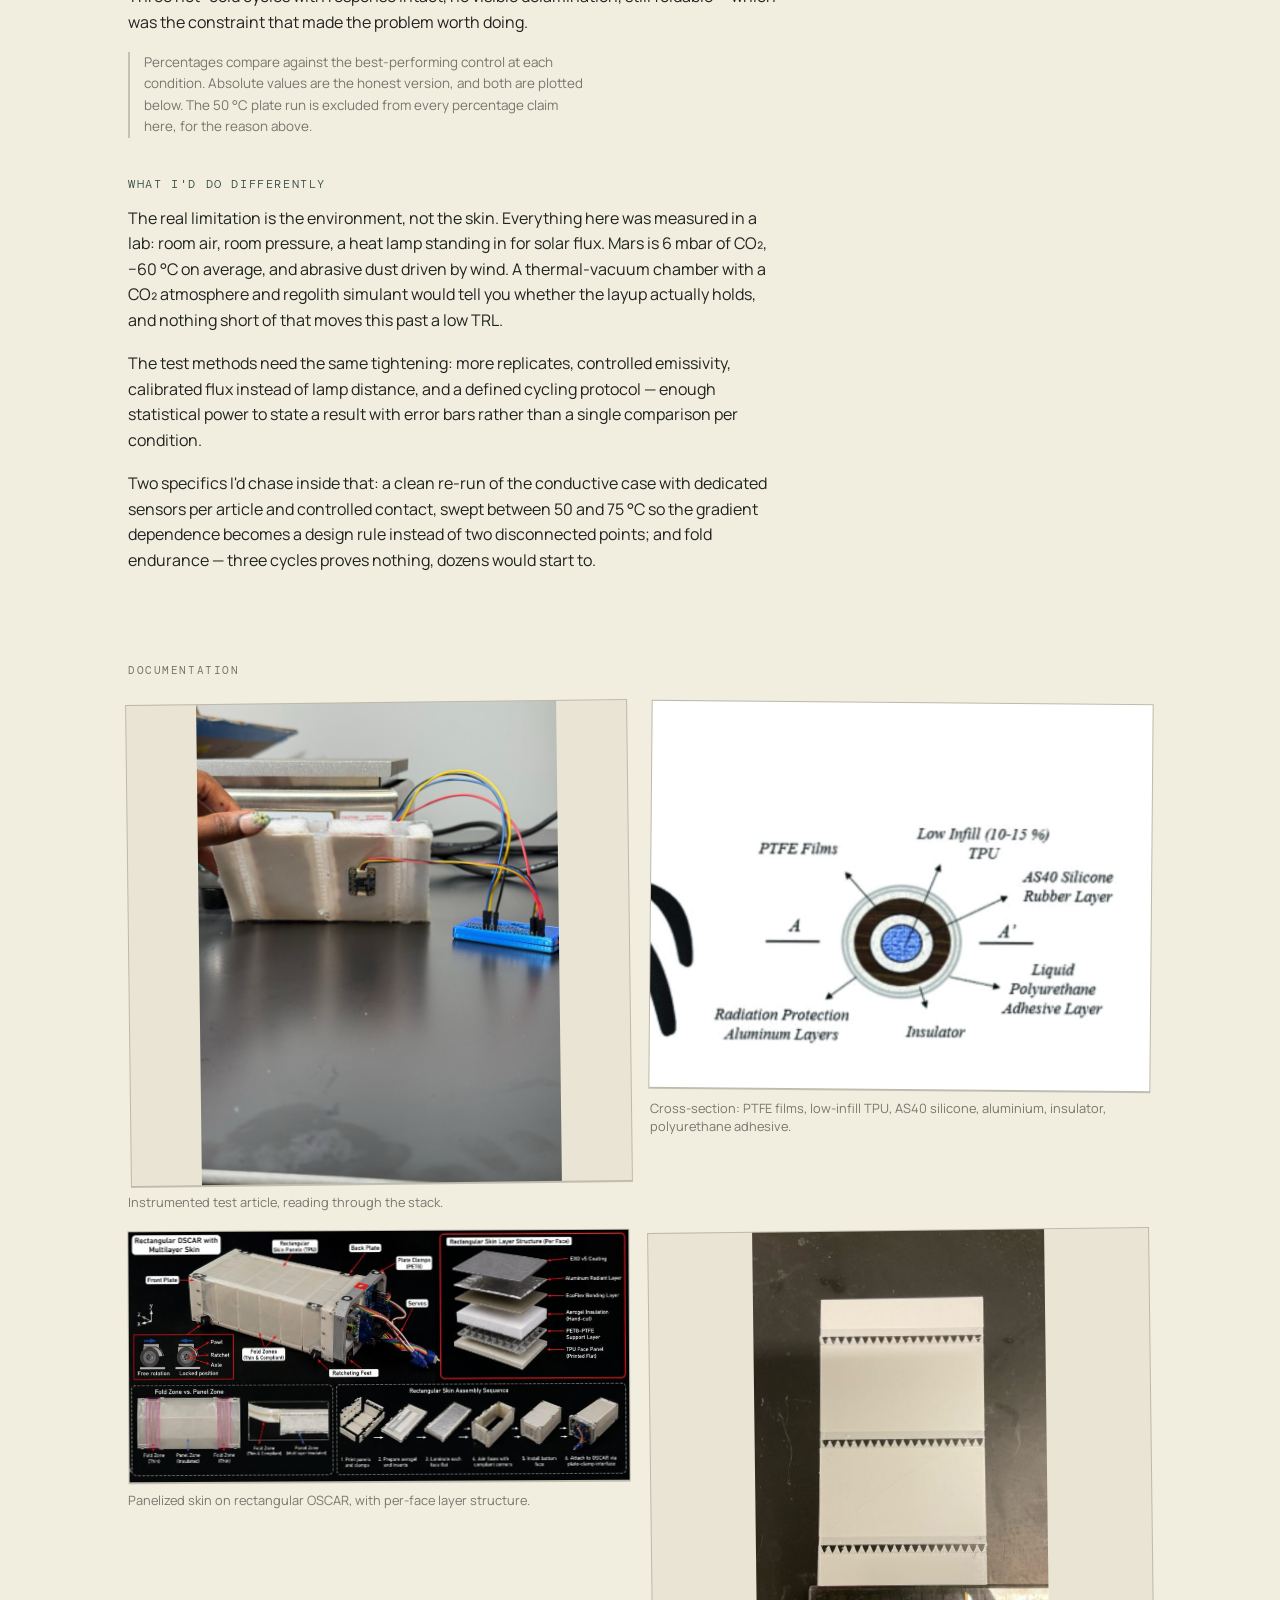
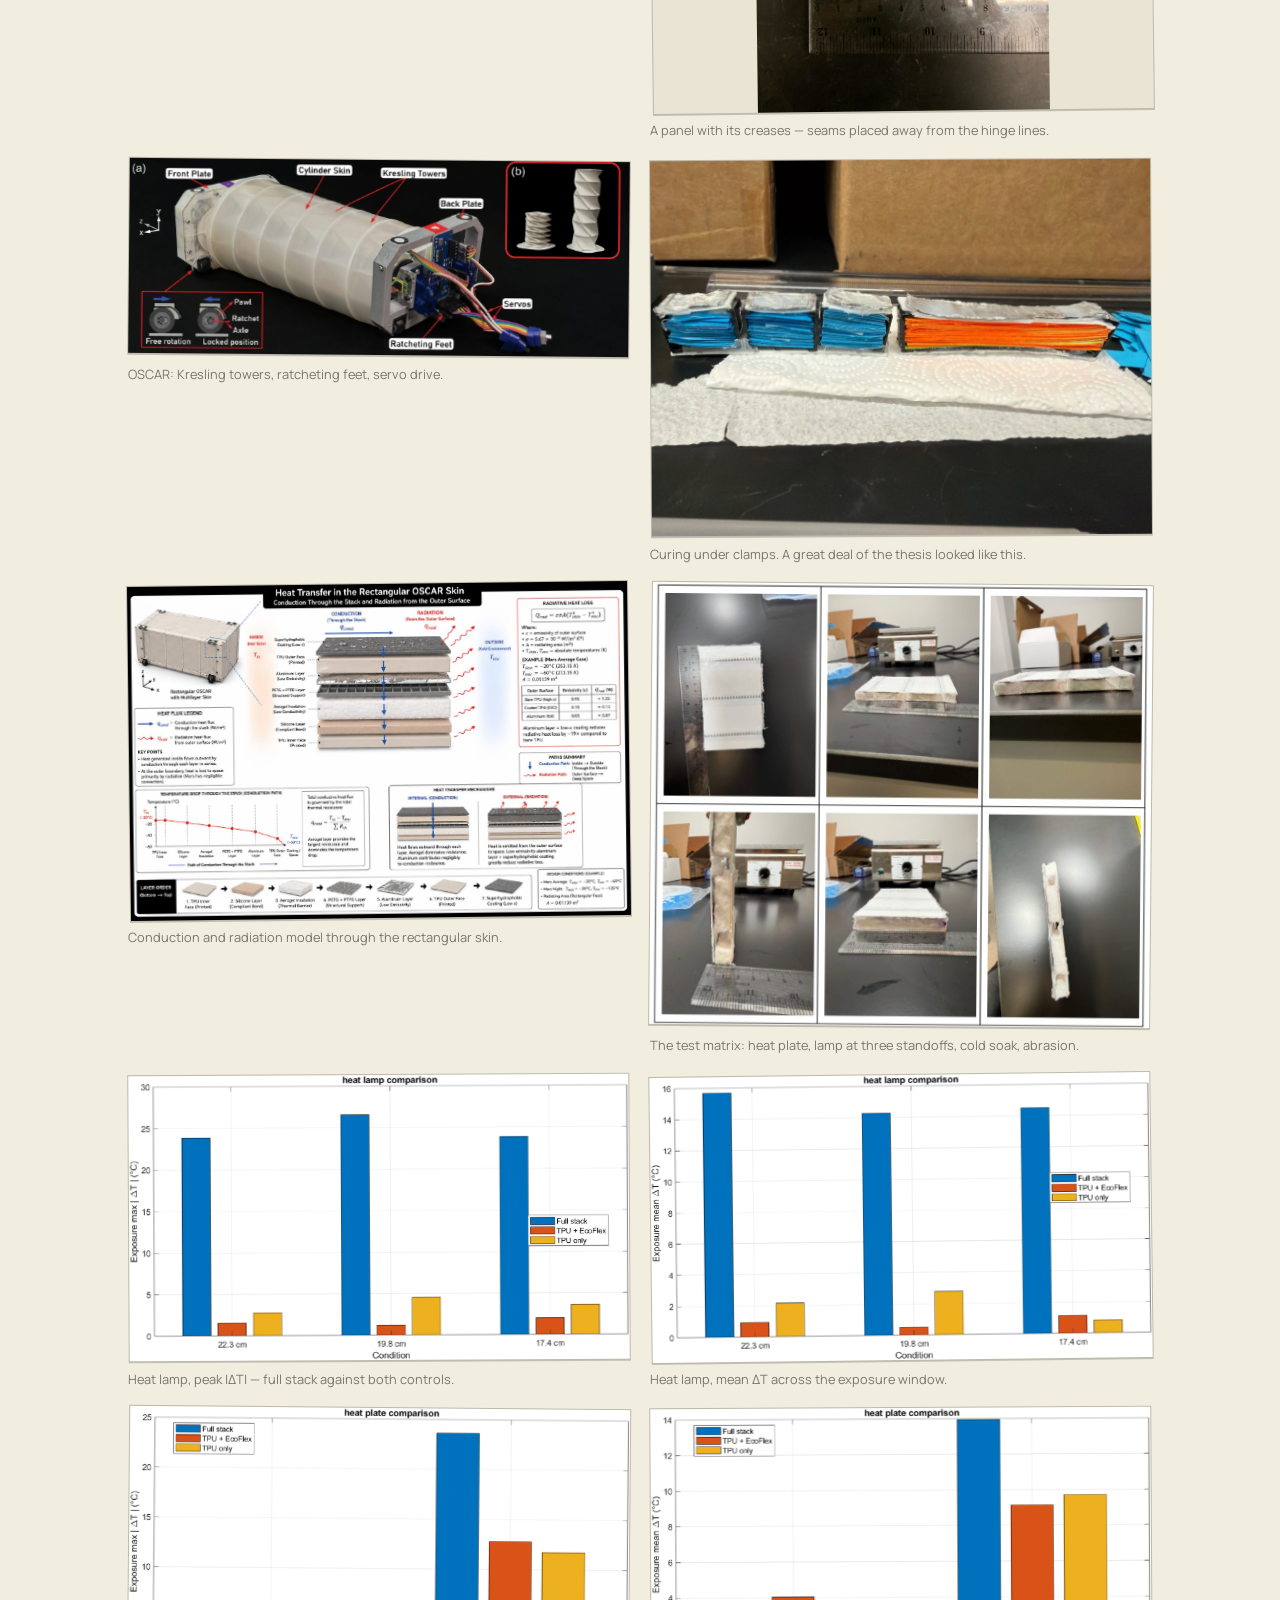
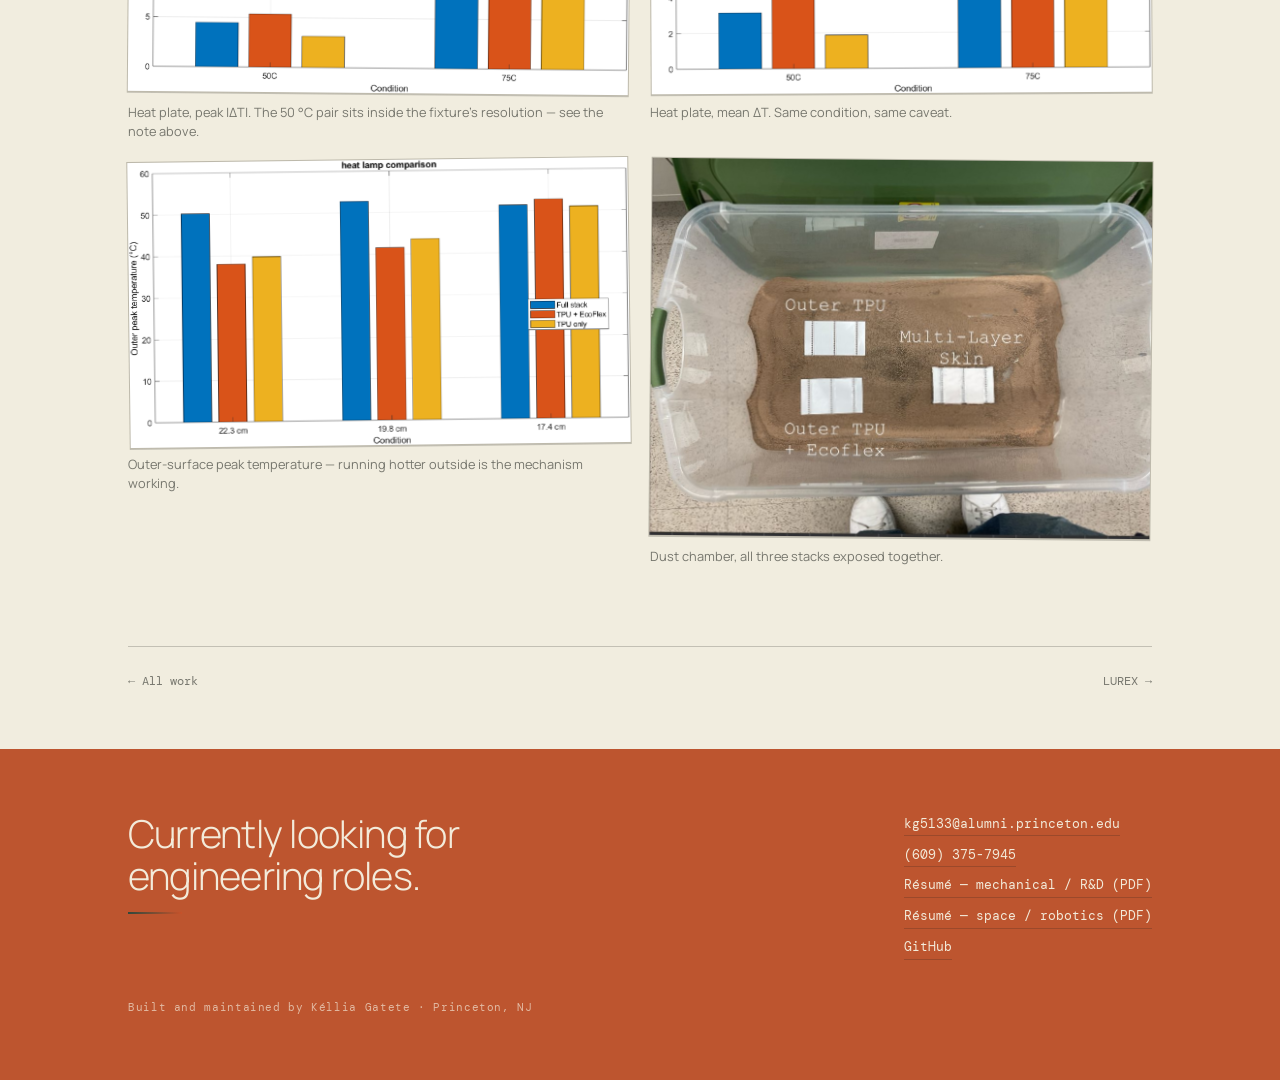
<file: projects/marskin.html>
<!doctype html>
<html lang="en">
<head>
  <meta charset="utf-8">
  <meta name="viewport" content="width=device-width, initial-scale=1">
  <title>MARSKIN — Kéllia Umuhuza Gatete</title>
  <meta name="description" content="OSCAR folds down to fit through gaps — which is exactly what makes it hard to protect. MARSKIN is the six-layer skin that insulates, sheds dust, resists abrasion, and still bends at the creases, plus the campaign that found where it works and where it doesn't.">
  <meta property="og:title" content="MARSKIN — Kéllia Umuhuza Gatete">
  <meta property="og:description" content="OSCAR folds down to fit through gaps — which is exactly what makes it hard to protect. MARSKIN is the six-layer skin that insulates, sheds dust, resists abrasion, and still bends at the creases, plus the campaign that found where it works and where it doesn't.">
  <meta property="og:type" content="website">
  <link rel="preconnect" href="https://fonts.googleapis.com">
  <link rel="preconnect" href="https://fonts.gstatic.com" crossorigin>
  <link href="https://fonts.googleapis.com/css2?family=DM+Mono:wght@300;400;500&family=Manrope:wght@300;400;500;600&family=Newsreader:ital,opsz,wght@1,6..72,300;1,6..72,400&display=swap" rel="stylesheet">
  <link rel="stylesheet" href="../home.css">
  <link rel="stylesheet" href="../style.css">
</head>
<body>
  <a class="skip" href="#main">Skip to content</a>
  <div class="rail" aria-hidden="true"><span class="rail__fill"></span></div>
  <svg class="crease" viewBox="0 0 1200 14" preserveAspectRatio="none" aria-hidden="true">
    <path class="crease__mtn" d="M0 10 L60 4 L120 10 L180 4 L240 10 L300 4 L360 10 L420 4 L480 10 L540 4 L600 10 L660 4 L720 10 L780 4 L840 10 L900 4 L960 10 L1020 4 L1080 10 L1140 4 L1200 10"/>
    <path class="crease__val" d="M0 10 L1200 10"/>
  </svg>
  <header class="site-header">
    <a class="wordmark" href="../index.html" aria-label="Home"><span>MAE</span><i></i> <span>ROB</span></a>
    <button class="menu-toggle" aria-expanded="false" aria-label="Toggle navigation"><span></span><span></span></button>
    <nav class="nav" aria-label="Primary">
      <a href="../index.html#work" aria-current="page">Work</a>
      <a href="../about.html">About</a>
      <a href="../index.html#contact">Contact</a>
    </nav>
    <a class="header-status" href="../index.html#contact"><span></span> Available for opportunities</a>
  </header>
  <main id="main">
    <section class="project__head">
      <div class="wrap">
        <p class="eyebrow">Senior thesis · Princeton MAE</p>
        <h1 class="h-display project__title">MARSKIN</h1>
        <p class="project__sub">Six layers of armour for a robot that has to keep folding</p>
        <p class="project__metaline">
          <span>Sep 2025 – May 2026</span>
          <span>Soft robotics · Thermal test · Materials · Fabrication</span>
        </p>
        <p class="marginalia">Co-authored with Susan Zhang '26. Advisor: Prof. Andrej Košmrlj. Reader: Prof. Mikko Haataja.</p>
      </div>
    </section>
    <div class="wrap"><svg class="crease" viewBox="0 0 1200 14" preserveAspectRatio="none" aria-hidden="true">
    <path class="crease__mtn" d="M0 10 L60 4 L120 10 L180 4 L240 10 L300 4 L360 10 L420 4 L480 10 L540 4 L600 10 L660 4 L720 10 L780 4 L840 10 L900 4 L960 10 L1020 4 L1080 10 L1140 4 L1200 10"/>
    <path class="crease__val" d="M0 10 L1200 10"/>
  </svg></div>

    <section class="wrap project__body">
      <div>
        <p class="project__summary">OSCAR folds down to fit through gaps — which is exactly what makes it hard to protect. MARSKIN is the six-layer skin that insulates, sheds dust, resists abrasion, and still bends at the creases, plus the campaign that found where it works and where it doesn't.</p>
        <div class="block">
          <h2 class="block__h">The problem</h2>
          <div class="prose">
            <p>OSCAR's whole value proposition is that it collapses. A rigid enclosure would protect it beautifully and defeat the point. The skin had to survive Mars-like thermal and abrasive conditions, tolerate repeated folding at the creases, and be buildable by two undergraduates in a university lab.</p>
          </div>
        </div>
        <div class="block">
          <h2 class="block__h">Approach</h2>
          <div class="prose">
            <p>A layup, not a material. Each layer does one job: TPU and EcoFlex for compliance and a bondable base, aerogel for insulation, PETG-PTFE and aluminium for radiant load and durability, superhydrophobic coating for dust.</p>
            <p>Circular test articles first — fast to make, easy to instrument, directly comparable against controls. Once the layup settled, an OSCAR-specific panelized geometry that puts seams away from the fold lines.</p>
          </div>
        </div>
        <div class="block">
          <h2 class="block__h">What I built</h2>
          <div class="prose">
            <p>The layup and the fixturing to reproduce it. The onboard sensing — a Pi Zero 2 W syncing a contact TMP117 and non-contact MLX90614 at 1 Hz with 1080p day/night stills every 10 s. And the rigs, so MARSKIN and both controls saw identical conditions every run.</p>
          </div>
        </div>
        <div class="block">
          <h2 class="block__h">What the data said</h2>
          <div class="prose">
            <p>Under the heat lamp it isn't subtle. At 19.8 cm the full stack held a peak through-thickness ΔT of 26.5 °C against 4.6 °C for the better control. Across all three standoffs: ~595% higher peak ΔT, ~650% higher mean.</p>
            <p>Conduction was more interesting. At 75 °C the stack led clearly — 23.7 °C peak against 12.8 °C for the better control. At 50 °C the two came in 0.9 °C apart, 4.5 against 5.4 °C, and I don't report that as a result. That was one of the first runs, before the protocol had settled: we were moving the same sensors between test articles rather than instrumenting each one independently, so placement and contact varied from run to run, and the rig was still a bench setup rather than a controlled environment. A 0.9 °C margin is smaller than that arrangement could resolve. It needs repeating before anything is claimed from it in either direction. What the conductive data does support is the mechanism — the aerogel earns its place once the gradient is steep enough, and 75 °C is steep enough.</p>
            <p>Three hot–cold cycles with response intact, no visible delamination, still foldable — which was the constraint that made the problem worth doing.</p>
          </div>
          <p class="note">Percentages compare against the best-performing control at each condition. Absolute values are the honest version, and both are plotted below. The 50 °C plate run is excluded from every percentage claim here, for the reason above.</p>
        </div>
        <div class="block">
          <h2 class="block__h">What I'd do differently</h2>
          <div class="prose">
            <p>The real limitation is the environment, not the skin. Everything here was measured in a lab: room air, room pressure, a heat lamp standing in for solar flux. Mars is 6 mbar of CO₂, −60 °C on average, and abrasive dust driven by wind. A thermal-vacuum chamber with a CO₂ atmosphere and regolith simulant would tell you whether the layup actually holds, and nothing short of that moves this past a low TRL.</p>
            <p>The test methods need the same tightening: more replicates, controlled emissivity, calibrated flux instead of lamp distance, and a defined cycling protocol — enough statistical power to state a result with error bars rather than a single comparison per condition.</p>
            <p>Two specifics I'd chase inside that: a clean re-run of the conductive case with dedicated sensors per article and controlled contact, swept between 50 and 75 °C so the gradient dependence becomes a design rule instead of two disconnected points; and fold endurance — three cycles proves nothing, dozens would start to.</p>
          </div>
        </div>
      </div>
      <aside class="spec" aria-label="Project specifications">
        <div class="spec__head">Spec</div>
          <div class="spec__row" style="--i:0">
            <div class="spec__k">Layers</div>
            <div class="spec__v">6 — TPU, EcoFlex, aerogel, PETG-PTFE, aluminium, coating</div>
          </div>
          <div class="spec__row" style="--i:1">
            <div class="spec__k">Controls</div>
            <div class="spec__v">TPU-only · TPU + EcoFlex</div>
          </div>
          <div class="spec__row" style="--i:2">
            <div class="spec__k">Heat lamp</div>
            <div class="spec__v">3 standoffs — 22.3, 19.8, 17.4 cm</div>
          </div>
          <div class="spec__row" style="--i:3">
            <div class="spec__k">Heat plate</div>
            <div class="spec__v">50 °C and 75 °C</div>
          </div>
          <div class="spec__row" style="--i:4">
            <div class="spec__k">Cold soak</div>
            <div class="spec__v">30 min</div>
          </div>
          <div class="spec__row" style="--i:5">
            <div class="spec__k">Thermal cycles</div>
            <div class="spec__v">3 hot–cold</div>
          </div>
          <div class="spec__row" style="--i:6">
            <div class="spec__k">Sensing</div>
            <div class="spec__v">Raspberry Pi Zero 2 W · TMP117 · MLX90614</div>
          </div>
          <div class="spec__row" style="--i:7">
            <div class="spec__k">Sample rate</div>
            <div class="spec__v">1 Hz thermal · 0.1 Hz imaging</div>
          </div>
      </aside>
    </section>

    <section class="wrap media">
      <p class="eyebrow">Documentation</p>
      <div class="media__grid">
          <figure class="reveal shot shot--0">
            <div class="frame" data-media>
              <img src="../assets/marskin/instrumented.jpg" alt="Instrumented test article, reading through the stack." loading="lazy">
              <p class="frame__placeholder" data-fallback hidden>Drop file at<br><code>assets/marskin/instrumented.jpg</code></p>
            </div>
            <figcaption>Instrumented test article, reading through the stack.</figcaption>
          </figure>
          <figure class="reveal shot shot--1">
            <div class="frame" data-media>
              <img src="../assets/marskin/layers.jpg" alt="Cross-section: PTFE films, low-infill TPU, AS40 silicone, aluminium, insulator, polyurethane adhesive." loading="lazy">
              <p class="frame__placeholder" data-fallback hidden>Drop file at<br><code>assets/marskin/layers.jpg</code></p>
            </div>
            <figcaption>Cross-section: PTFE films, low-infill TPU, AS40 silicone, aluminium, insulator, polyurethane adhesive.</figcaption>
          </figure>
          <figure class="reveal shot shot--2">
            <div class="frame" data-media>
              <img src="../assets/marskin/skin-structure.jpg" alt="Panelized skin on rectangular OSCAR, with per-face layer structure." loading="lazy">
              <p class="frame__placeholder" data-fallback hidden>Drop file at<br><code>assets/marskin/skin-structure.jpg</code></p>
            </div>
            <figcaption>Panelized skin on rectangular OSCAR, with per-face layer structure.</figcaption>
          </figure>
          <figure class="reveal shot shot--0">
            <div class="frame" data-media>
              <img src="../assets/marskin/panel-folded.jpg" alt="A panel with its creases — seams placed away from the hinge lines." loading="lazy">
              <p class="frame__placeholder" data-fallback hidden>Drop file at<br><code>assets/marskin/panel-folded.jpg</code></p>
            </div>
            <figcaption>A panel with its creases — seams placed away from the hinge lines.</figcaption>
          </figure>
          <figure class="reveal shot shot--1">
            <div class="frame" data-media>
              <img src="../assets/marskin/oscar-cad.jpg" alt="OSCAR: Kresling towers, ratcheting feet, servo drive." loading="lazy">
              <p class="frame__placeholder" data-fallback hidden>Drop file at<br><code>assets/marskin/oscar-cad.jpg</code></p>
            </div>
            <figcaption>OSCAR: Kresling towers, ratcheting feet, servo drive.</figcaption>
          </figure>
          <figure class="reveal shot shot--2">
            <div class="frame" data-media>
              <img src="../assets/marskin/fabrication.jpg" alt="Curing under clamps. A great deal of the thesis looked like this." loading="lazy">
              <p class="frame__placeholder" data-fallback hidden>Drop file at<br><code>assets/marskin/fabrication.jpg</code></p>
            </div>
            <figcaption>Curing under clamps. A great deal of the thesis looked like this.</figcaption>
          </figure>
          <figure class="reveal shot shot--0">
            <div class="frame" data-media>
              <img src="../assets/marskin/heat-flow.jpg" alt="Conduction and radiation model through the rectangular skin." loading="lazy">
              <p class="frame__placeholder" data-fallback hidden>Drop file at<br><code>assets/marskin/heat-flow.jpg</code></p>
            </div>
            <figcaption>Conduction and radiation model through the rectangular skin.</figcaption>
          </figure>
          <figure class="reveal shot shot--1">
            <div class="frame" data-media>
              <img src="../assets/marskin/test-setups.jpg" alt="The test matrix: heat plate, lamp at three standoffs, cold soak, abrasion." loading="lazy">
              <p class="frame__placeholder" data-fallback hidden>Drop file at<br><code>assets/marskin/test-setups.jpg</code></p>
            </div>
            <figcaption>The test matrix: heat plate, lamp at three standoffs, cold soak, abrasion.</figcaption>
          </figure>
          <figure class="reveal shot shot--2">
            <div class="frame" data-media>
              <img src="../assets/marskin/chart-lamp-max.png" alt="Heat lamp, peak |ΔT| — full stack against both controls." loading="lazy">
              <p class="frame__placeholder" data-fallback hidden>Drop file at<br><code>assets/marskin/chart-lamp-max.png</code></p>
            </div>
            <figcaption>Heat lamp, peak |ΔT| — full stack against both controls.</figcaption>
          </figure>
          <figure class="reveal shot shot--0">
            <div class="frame" data-media>
              <img src="../assets/marskin/chart-lamp-mean.png" alt="Heat lamp, mean ΔT across the exposure window." loading="lazy">
              <p class="frame__placeholder" data-fallback hidden>Drop file at<br><code>assets/marskin/chart-lamp-mean.png</code></p>
            </div>
            <figcaption>Heat lamp, mean ΔT across the exposure window.</figcaption>
          </figure>
          <figure class="reveal shot shot--1">
            <div class="frame" data-media>
              <img src="../assets/marskin/chart-plate-max.png" alt="Heat plate, peak |ΔT|. The 50 °C pair sits inside the fixture's resolution — see the note above." loading="lazy">
              <p class="frame__placeholder" data-fallback hidden>Drop file at<br><code>assets/marskin/chart-plate-max.png</code></p>
            </div>
            <figcaption>Heat plate, peak |ΔT|. The 50 °C pair sits inside the fixture's resolution — see the note above.</figcaption>
          </figure>
          <figure class="reveal shot shot--2">
            <div class="frame" data-media>
              <img src="../assets/marskin/chart-plate-mean.png" alt="Heat plate, mean ΔT. Same condition, same caveat." loading="lazy">
              <p class="frame__placeholder" data-fallback hidden>Drop file at<br><code>assets/marskin/chart-plate-mean.png</code></p>
            </div>
            <figcaption>Heat plate, mean ΔT. Same condition, same caveat.</figcaption>
          </figure>
          <figure class="reveal shot shot--0">
            <div class="frame" data-media>
              <img src="../assets/marskin/chart-lamp-outer.png" alt="Outer-surface peak temperature — running hotter outside is the mechanism working." loading="lazy">
              <p class="frame__placeholder" data-fallback hidden>Drop file at<br><code>assets/marskin/chart-lamp-outer.png</code></p>
            </div>
            <figcaption>Outer-surface peak temperature — running hotter outside is the mechanism working.</figcaption>
          </figure>
          <figure class="reveal shot shot--1">
            <div class="frame" data-media>
              <img src="../assets/marskin/dust-chamber.jpg" alt="Dust chamber, all three stacks exposed together." loading="lazy">
              <p class="frame__placeholder" data-fallback hidden>Drop file at<br><code>assets/marskin/dust-chamber.jpg</code></p>
            </div>
            <figcaption>Dust chamber, all three stacks exposed together.</figcaption>
          </figure>
      </div>
    </section>

    <div class="wrap">
      <nav class="pager" aria-label="More projects">
        <span><a href="../index.html#work">← All work</a></span>
        <span><a href="lurex.html">LUREX →</a></span>
      </nav>
    </div>

  </main>
  <footer class="footer">
    <div class="wrap">
      <div class="footer__grid">
        <p class="footer__cta" id="contact">Currently looking for engineering roles.</p>
        <div class="footer__links">
          <a href="mailto:kg5133@alumni.princeton.edu">kg5133@alumni.princeton.edu</a>
          <a href="tel:6093757945">(609) 375-7945</a>
          <a href="../assets/docs/Kellia_Gatete_Mechanical_RnD_Resume.pdf">Résumé — mechanical / R&amp;D (PDF)</a>
          <a href="../assets/docs/Kellia_Gatete_Space_Robotics_Resume.pdf">Résumé — space / robotics (PDF)</a>
          <a href="https://github.com/kelliagatete" rel="me">GitHub</a>
        </div>
      </div>
      <p class="colophon">Built and maintained by Kéllia Gatete · Princeton, NJ</p>
    </div>
  </footer>
  <div class="lightbox" id="lightbox" hidden>
    <button class="lightbox__close" type="button" aria-label="Close">close</button>
    <figure class="lightbox__stage"><img alt=""><figcaption></figcaption></figure>
  </div>
  <script src="../main.js"></script>
</body>
</html>
</file>
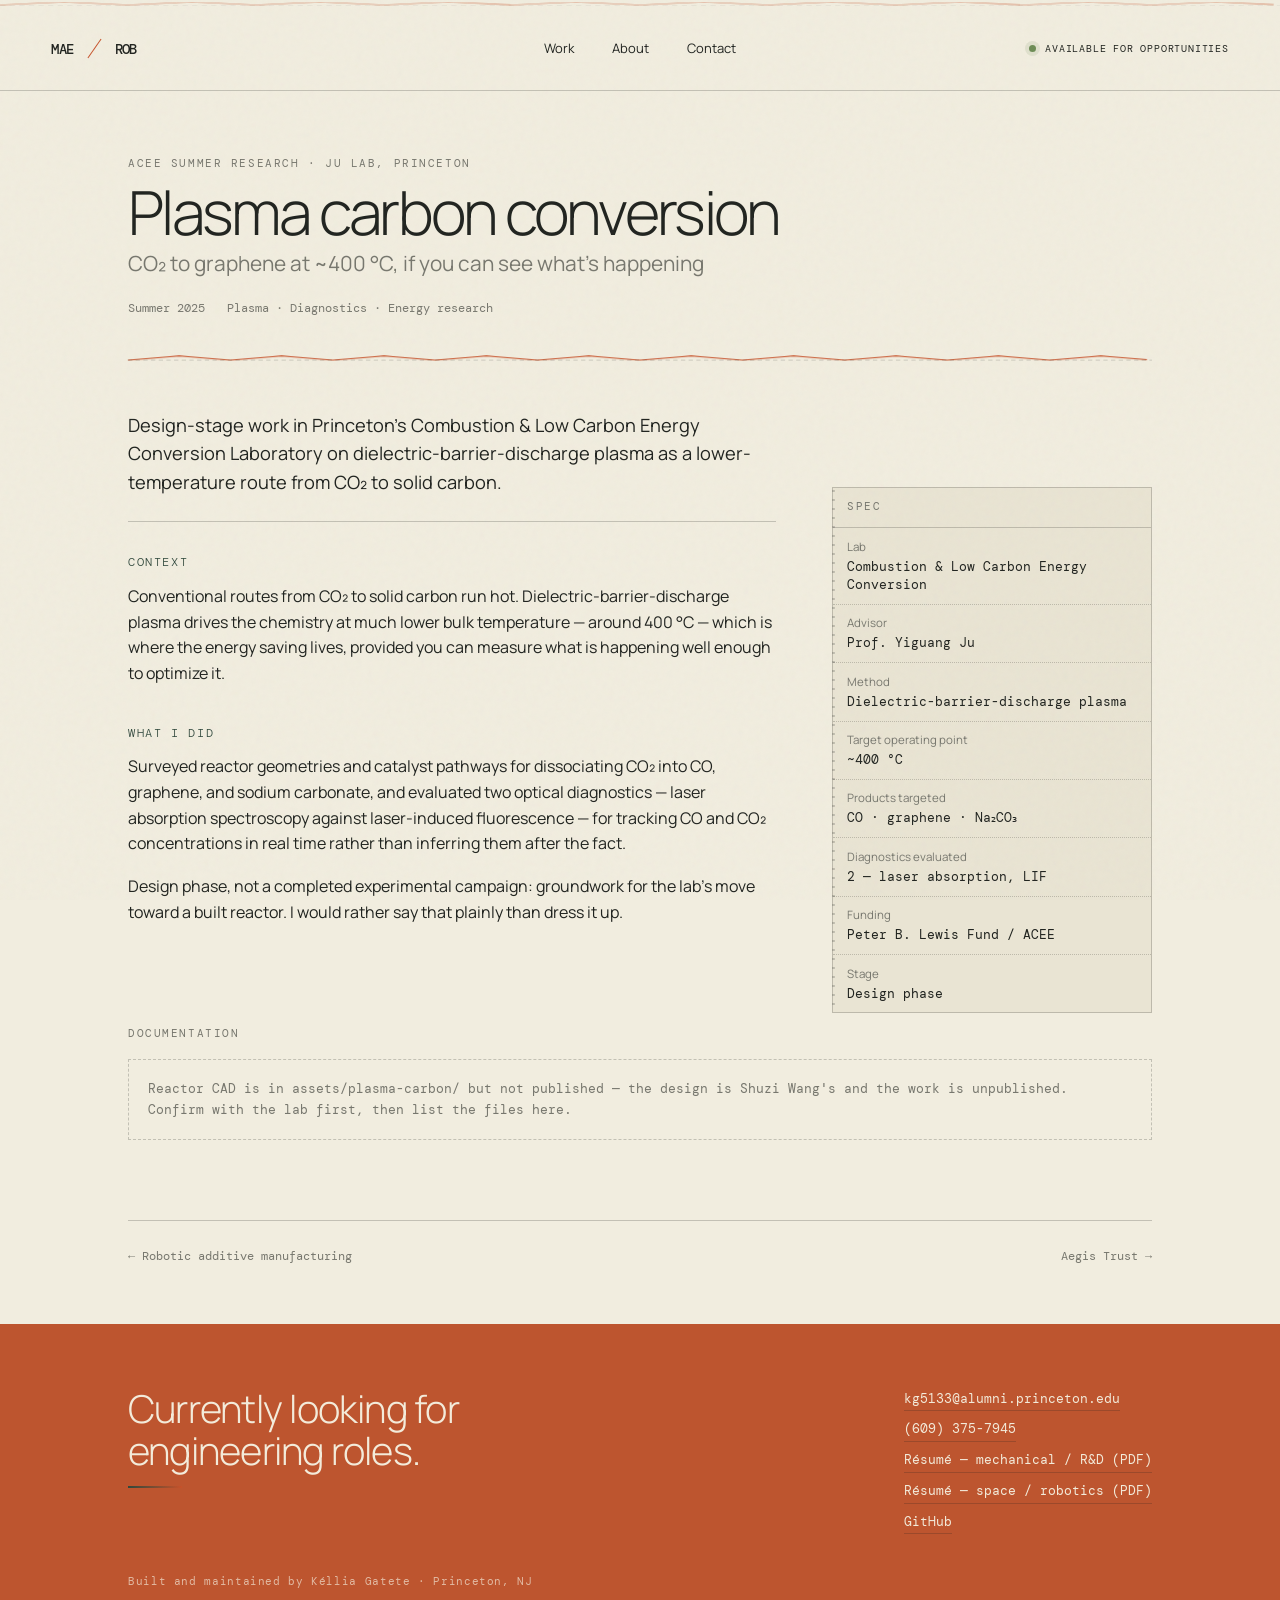
<file: projects/plasma-carbon.html>
<!doctype html>
<html lang="en">
<head>
  <meta charset="utf-8">
  <meta name="viewport" content="width=device-width, initial-scale=1">
  <title>Plasma carbon conversion — Kéllia Umuhuza Gatete</title>
  <meta name="description" content="Design-stage work in Princeton's Combustion &amp; Low Carbon Energy Conversion Laboratory on dielectric-barrier-discharge plasma as a lower-temperature route from CO₂ to solid carbon.">
  <meta property="og:title" content="Plasma carbon conversion — Kéllia Umuhuza Gatete">
  <meta property="og:description" content="Design-stage work in Princeton's Combustion &amp; Low Carbon Energy Conversion Laboratory on dielectric-barrier-discharge plasma as a lower-temperature route from CO₂ to solid carbon.">
  <meta property="og:type" content="website">
  <link rel="preconnect" href="https://fonts.googleapis.com">
  <link rel="preconnect" href="https://fonts.gstatic.com" crossorigin>
  <link href="https://fonts.googleapis.com/css2?family=DM+Mono:wght@300;400;500&family=Manrope:wght@300;400;500;600&family=Newsreader:ital,opsz,wght@1,6..72,300;1,6..72,400&display=swap" rel="stylesheet">
  <link rel="stylesheet" href="../home.css">
  <link rel="stylesheet" href="../style.css">
</head>
<body>
  <a class="skip" href="#main">Skip to content</a>
  <div class="rail" aria-hidden="true"><span class="rail__fill"></span></div>
  <svg class="crease" viewBox="0 0 1200 14" preserveAspectRatio="none" aria-hidden="true">
    <path class="crease__mtn" d="M0 10 L60 4 L120 10 L180 4 L240 10 L300 4 L360 10 L420 4 L480 10 L540 4 L600 10 L660 4 L720 10 L780 4 L840 10 L900 4 L960 10 L1020 4 L1080 10 L1140 4 L1200 10"/>
    <path class="crease__val" d="M0 10 L1200 10"/>
  </svg>
  <header class="site-header">
    <a class="wordmark" href="../index.html" aria-label="Home"><span>MAE</span><i></i> <span>ROB</span></a>
    <button class="menu-toggle" aria-expanded="false" aria-label="Toggle navigation"><span></span><span></span></button>
    <nav class="nav" aria-label="Primary">
      <a href="../index.html#work" aria-current="page">Work</a>
      <a href="../about.html">About</a>
      <a href="../index.html#contact">Contact</a>
    </nav>
    <a class="header-status" href="../index.html#contact"><span></span> Available for opportunities</a>
  </header>
  <main id="main">
    <section class="project__head">
      <div class="wrap">
        <p class="eyebrow">ACEE Summer Research · Ju Lab, Princeton</p>
        <h1 class="h-display project__title">Plasma carbon conversion</h1>
        <p class="project__sub">CO₂ to graphene at ~400 °C, if you can see what's happening</p>
        <p class="project__metaline">
          <span>Summer 2025</span>
          <span>Plasma · Diagnostics · Energy research</span>
        </p>

      </div>
    </section>
    <div class="wrap"><svg class="crease" viewBox="0 0 1200 14" preserveAspectRatio="none" aria-hidden="true">
    <path class="crease__mtn" d="M0 10 L60 4 L120 10 L180 4 L240 10 L300 4 L360 10 L420 4 L480 10 L540 4 L600 10 L660 4 L720 10 L780 4 L840 10 L900 4 L960 10 L1020 4 L1080 10 L1140 4 L1200 10"/>
    <path class="crease__val" d="M0 10 L1200 10"/>
  </svg></div>

    <section class="wrap project__body">
      <div>
        <p class="project__summary">Design-stage work in Princeton's Combustion &amp; Low Carbon Energy Conversion Laboratory on dielectric-barrier-discharge plasma as a lower-temperature route from CO₂ to solid carbon.</p>
        <div class="block">
          <h2 class="block__h">Context</h2>
          <div class="prose">
            <p>Conventional routes from CO₂ to solid carbon run hot. Dielectric-barrier-discharge plasma drives the chemistry at much lower bulk temperature — around 400 °C — which is where the energy saving lives, provided you can measure what is happening well enough to optimize it.</p>
          </div>
        </div>
        <div class="block">
          <h2 class="block__h">What I did</h2>
          <div class="prose">
            <p>Surveyed reactor geometries and catalyst pathways for dissociating CO₂ into CO, graphene, and sodium carbonate, and evaluated two optical diagnostics — laser absorption spectroscopy against laser-induced fluorescence — for tracking CO and CO₂ concentrations in real time rather than inferring them after the fact.</p>
            <p>Design phase, not a completed experimental campaign: groundwork for the lab's move toward a built reactor. I would rather say that plainly than dress it up.</p>
          </div>
        </div>
      </div>
      <aside class="spec" aria-label="Project specifications">
        <div class="spec__head">Spec</div>
          <div class="spec__row" style="--i:0">
            <div class="spec__k">Lab</div>
            <div class="spec__v">Combustion &amp; Low Carbon Energy Conversion</div>
          </div>
          <div class="spec__row" style="--i:1">
            <div class="spec__k">Advisor</div>
            <div class="spec__v">Prof. Yiguang Ju</div>
          </div>
          <div class="spec__row" style="--i:2">
            <div class="spec__k">Method</div>
            <div class="spec__v">Dielectric-barrier-discharge plasma</div>
          </div>
          <div class="spec__row" style="--i:3">
            <div class="spec__k">Target operating point</div>
            <div class="spec__v">~400 °C</div>
          </div>
          <div class="spec__row" style="--i:4">
            <div class="spec__k">Products targeted</div>
            <div class="spec__v">CO · graphene · Na₂CO₃</div>
          </div>
          <div class="spec__row" style="--i:5">
            <div class="spec__k">Diagnostics evaluated</div>
            <div class="spec__v">2 — laser absorption, LIF</div>
          </div>
          <div class="spec__row" style="--i:6">
            <div class="spec__k">Funding</div>
            <div class="spec__v">Peter B. Lewis Fund / ACEE</div>
          </div>
          <div class="spec__row" style="--i:7">
            <div class="spec__k">Stage</div>
            <div class="spec__v">Design phase</div>
          </div>
      </aside>
    </section>

    <section class="wrap media">
      <p class="eyebrow">Documentation</p>
      <p class="media__empty">Reactor CAD is in assets/plasma-carbon/ but not published — the design is Shuzi Wang's and the work is unpublished. Confirm with the lab first, then list the files here.</p>
    </section>

    <div class="wrap">
      <nav class="pager" aria-label="More projects">
        <span><a href="robotic-am.html">← Robotic additive manufacturing</a></span>
        <span><a href="aegis.html">Aegis Trust →</a></span>
      </nav>
    </div>

  </main>
  <footer class="footer">
    <div class="wrap">
      <div class="footer__grid">
        <p class="footer__cta" id="contact">Currently looking for engineering roles.</p>
        <div class="footer__links">
          <a href="mailto:kg5133@alumni.princeton.edu">kg5133@alumni.princeton.edu</a>
          <a href="tel:6093757945">(609) 375-7945</a>
          <a href="../assets/docs/Kellia_Gatete_Mechanical_RnD_Resume.pdf">Résumé — mechanical / R&amp;D (PDF)</a>
          <a href="../assets/docs/Kellia_Gatete_Space_Robotics_Resume.pdf">Résumé — space / robotics (PDF)</a>
          <a href="https://github.com/kelliagatete" rel="me">GitHub</a>
        </div>
      </div>
      <p class="colophon">Built and maintained by Kéllia Gatete · Princeton, NJ</p>
    </div>
  </footer>
  <div class="lightbox" id="lightbox" hidden>
    <button class="lightbox__close" type="button" aria-label="Close">close</button>
    <figure class="lightbox__stage"><img alt=""><figcaption></figcaption></figure>
  </div>
  <script src="../main.js"></script>
</body>
</html>
</file>
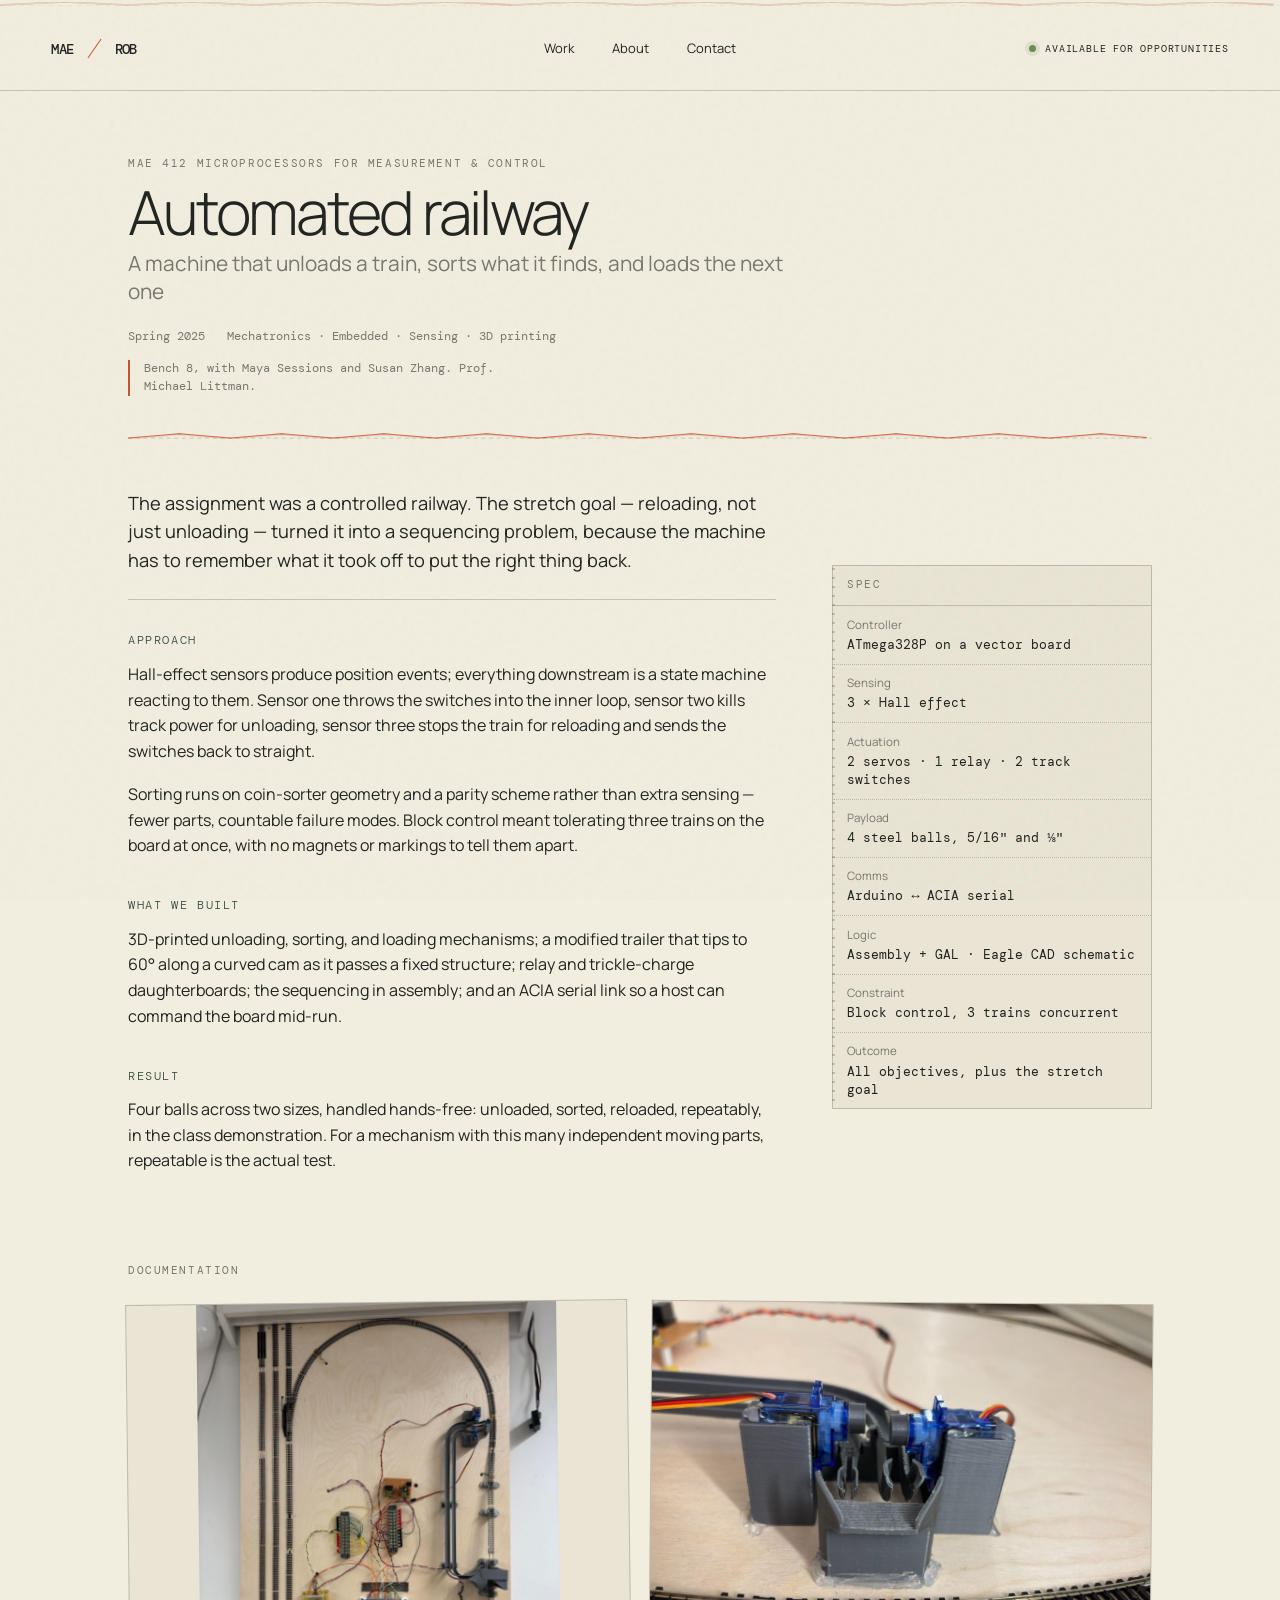
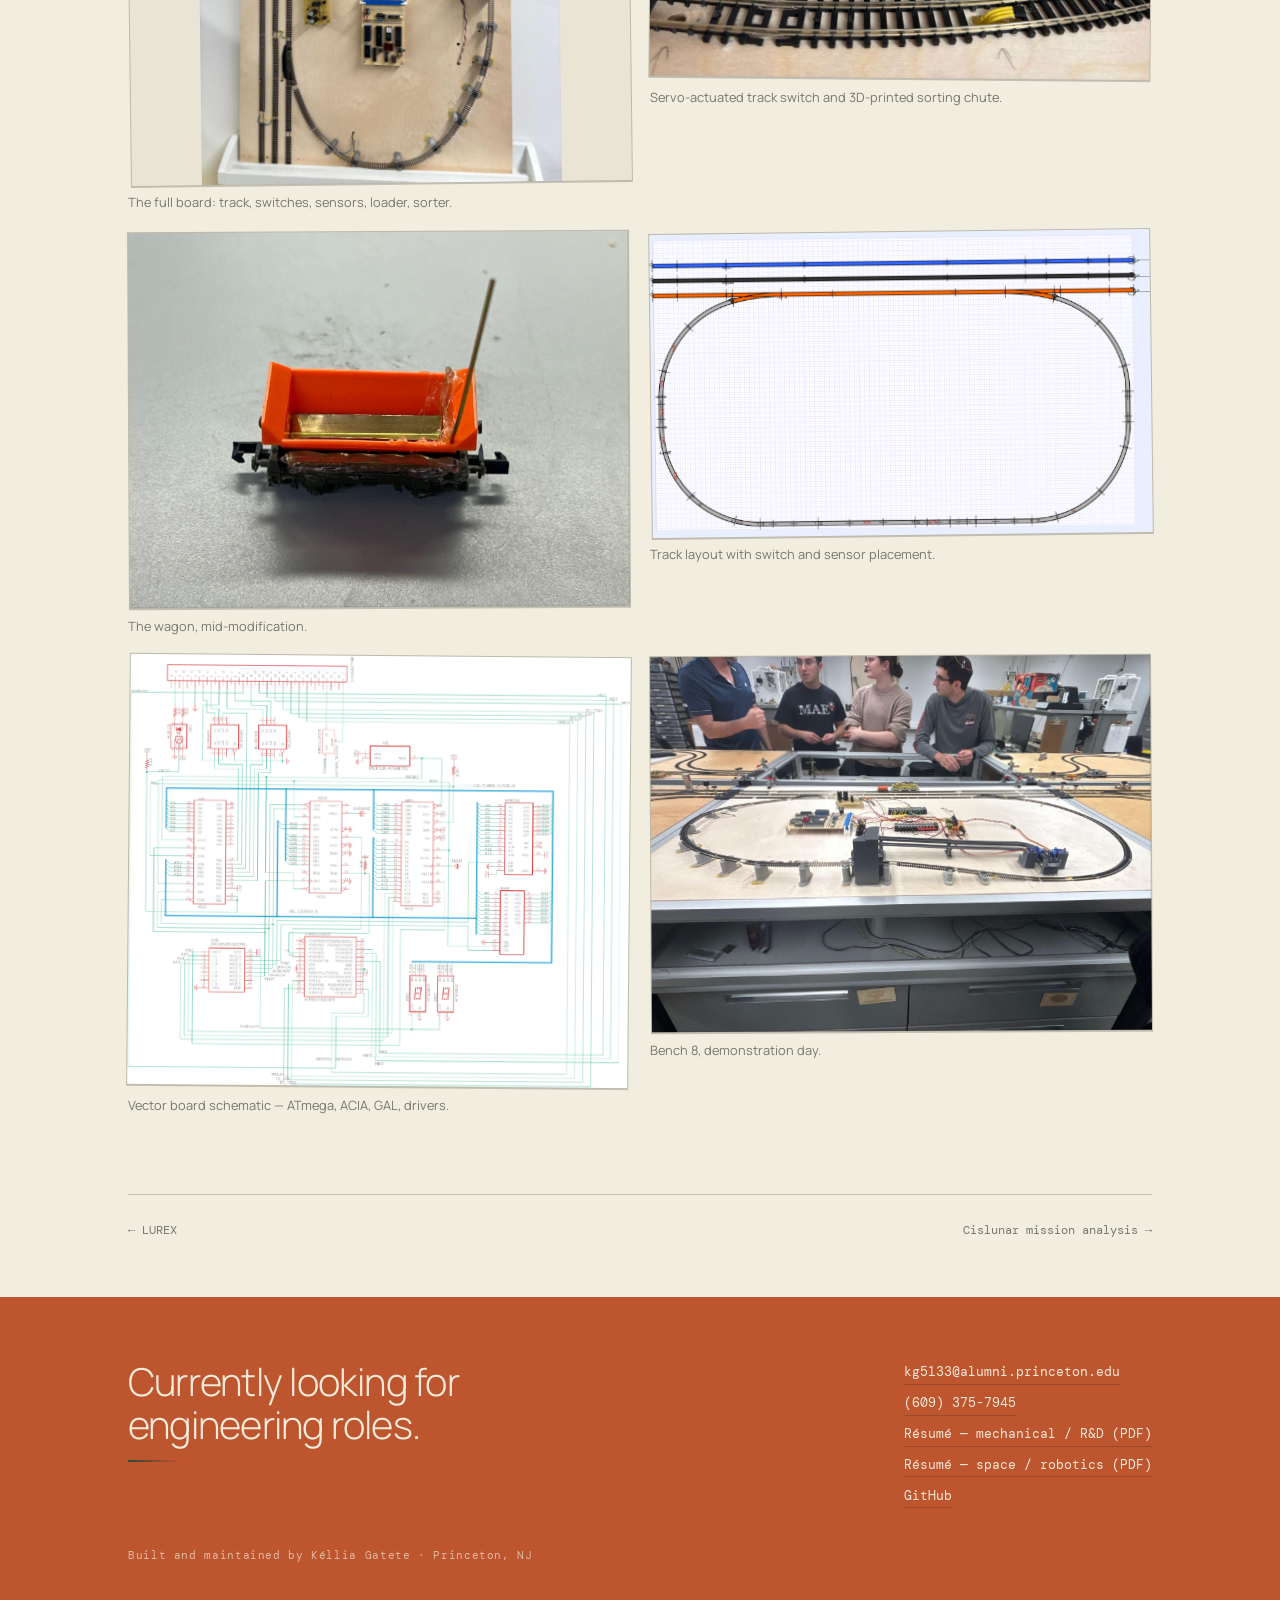
<file: projects/railway.html>
<!doctype html>
<html lang="en">
<head>
  <meta charset="utf-8">
  <meta name="viewport" content="width=device-width, initial-scale=1">
  <title>Automated railway — Kéllia Umuhuza Gatete</title>
  <meta name="description" content="The assignment was a controlled railway. The stretch goal — reloading, not just unloading — turned it into a sequencing problem, because the machine has to remember what it took off to put the right thing back.">
  <meta property="og:title" content="Automated railway — Kéllia Umuhuza Gatete">
  <meta property="og:description" content="The assignment was a controlled railway. The stretch goal — reloading, not just unloading — turned it into a sequencing problem, because the machine has to remember what it took off to put the right thing back.">
  <meta property="og:type" content="website">
  <link rel="preconnect" href="https://fonts.googleapis.com">
  <link rel="preconnect" href="https://fonts.gstatic.com" crossorigin>
  <link href="https://fonts.googleapis.com/css2?family=DM+Mono:wght@300;400;500&family=Manrope:wght@300;400;500;600&family=Newsreader:ital,opsz,wght@1,6..72,300;1,6..72,400&display=swap" rel="stylesheet">
  <link rel="stylesheet" href="../home.css">
  <link rel="stylesheet" href="../style.css">
</head>
<body>
  <a class="skip" href="#main">Skip to content</a>
  <div class="rail" aria-hidden="true"><span class="rail__fill"></span></div>
  <svg class="crease" viewBox="0 0 1200 14" preserveAspectRatio="none" aria-hidden="true">
    <path class="crease__mtn" d="M0 10 L60 4 L120 10 L180 4 L240 10 L300 4 L360 10 L420 4 L480 10 L540 4 L600 10 L660 4 L720 10 L780 4 L840 10 L900 4 L960 10 L1020 4 L1080 10 L1140 4 L1200 10"/>
    <path class="crease__val" d="M0 10 L1200 10"/>
  </svg>
  <header class="site-header">
    <a class="wordmark" href="../index.html" aria-label="Home"><span>MAE</span><i></i> <span>ROB</span></a>
    <button class="menu-toggle" aria-expanded="false" aria-label="Toggle navigation"><span></span><span></span></button>
    <nav class="nav" aria-label="Primary">
      <a href="../index.html#work" aria-current="page">Work</a>
      <a href="../about.html">About</a>
      <a href="../index.html#contact">Contact</a>
    </nav>
    <a class="header-status" href="../index.html#contact"><span></span> Available for opportunities</a>
  </header>
  <main id="main">
    <section class="project__head">
      <div class="wrap">
        <p class="eyebrow">MAE 412 Microprocessors for Measurement &amp; Control</p>
        <h1 class="h-display project__title">Automated railway</h1>
        <p class="project__sub">A machine that unloads a train, sorts what it finds, and loads the next one</p>
        <p class="project__metaline">
          <span>Spring 2025</span>
          <span>Mechatronics · Embedded · Sensing · 3D printing</span>
        </p>
        <p class="marginalia">Bench 8, with Maya Sessions and Susan Zhang. Prof. Michael Littman.</p>
      </div>
    </section>
    <div class="wrap"><svg class="crease" viewBox="0 0 1200 14" preserveAspectRatio="none" aria-hidden="true">
    <path class="crease__mtn" d="M0 10 L60 4 L120 10 L180 4 L240 10 L300 4 L360 10 L420 4 L480 10 L540 4 L600 10 L660 4 L720 10 L780 4 L840 10 L900 4 L960 10 L1020 4 L1080 10 L1140 4 L1200 10"/>
    <path class="crease__val" d="M0 10 L1200 10"/>
  </svg></div>

    <section class="wrap project__body">
      <div>
        <p class="project__summary">The assignment was a controlled railway. The stretch goal — reloading, not just unloading — turned it into a sequencing problem, because the machine has to remember what it took off to put the right thing back.</p>
        <div class="block">
          <h2 class="block__h">Approach</h2>
          <div class="prose">
            <p>Hall-effect sensors produce position events; everything downstream is a state machine reacting to them. Sensor one throws the switches into the inner loop, sensor two kills track power for unloading, sensor three stops the train for reloading and sends the switches back to straight.</p>
            <p>Sorting runs on coin-sorter geometry and a parity scheme rather than extra sensing — fewer parts, countable failure modes. Block control meant tolerating three trains on the board at once, with no magnets or markings to tell them apart.</p>
          </div>
        </div>
        <div class="block">
          <h2 class="block__h">What we built</h2>
          <div class="prose">
            <p>3D-printed unloading, sorting, and loading mechanisms; a modified trailer that tips to 60° along a curved cam as it passes a fixed structure; relay and trickle-charge daughterboards; the sequencing in assembly; and an ACIA serial link so a host can command the board mid-run.</p>
          </div>
        </div>
        <div class="block">
          <h2 class="block__h">Result</h2>
          <div class="prose">
            <p>Four balls across two sizes, handled hands-free: unloaded, sorted, reloaded, repeatably, in the class demonstration. For a mechanism with this many independent moving parts, repeatable is the actual test.</p>
          </div>
        </div>
      </div>
      <aside class="spec" aria-label="Project specifications">
        <div class="spec__head">Spec</div>
          <div class="spec__row" style="--i:0">
            <div class="spec__k">Controller</div>
            <div class="spec__v">ATmega328P on a vector board</div>
          </div>
          <div class="spec__row" style="--i:1">
            <div class="spec__k">Sensing</div>
            <div class="spec__v">3 × Hall effect</div>
          </div>
          <div class="spec__row" style="--i:2">
            <div class="spec__k">Actuation</div>
            <div class="spec__v">2 servos · 1 relay · 2 track switches</div>
          </div>
          <div class="spec__row" style="--i:3">
            <div class="spec__k">Payload</div>
            <div class="spec__v">4 steel balls, 5/16″ and ⅛″</div>
          </div>
          <div class="spec__row" style="--i:4">
            <div class="spec__k">Comms</div>
            <div class="spec__v">Arduino ↔ ACIA serial</div>
          </div>
          <div class="spec__row" style="--i:5">
            <div class="spec__k">Logic</div>
            <div class="spec__v">Assembly + GAL · Eagle CAD schematic</div>
          </div>
          <div class="spec__row" style="--i:6">
            <div class="spec__k">Constraint</div>
            <div class="spec__v">Block control, 3 trains concurrent</div>
          </div>
          <div class="spec__row" style="--i:7">
            <div class="spec__k">Outcome</div>
            <div class="spec__v">All objectives, plus the stretch goal</div>
          </div>
      </aside>
    </section>

    <section class="wrap media">
      <p class="eyebrow">Documentation</p>
      <div class="media__grid">
          <figure class="reveal shot shot--0">
            <div class="frame" data-media>
              <img src="../assets/railway/board.jpg" alt="The full board: track, switches, sensors, loader, sorter." loading="lazy">
              <p class="frame__placeholder" data-fallback hidden>Drop file at<br><code>assets/railway/board.jpg</code></p>
            </div>
            <figcaption>The full board: track, switches, sensors, loader, sorter.</figcaption>
          </figure>
          <figure class="reveal shot shot--1">
            <div class="frame" data-media>
              <img src="../assets/railway/switch-servos.jpg" alt="Servo-actuated track switch and 3D-printed sorting chute." loading="lazy">
              <p class="frame__placeholder" data-fallback hidden>Drop file at<br><code>assets/railway/switch-servos.jpg</code></p>
            </div>
            <figcaption>Servo-actuated track switch and 3D-printed sorting chute.</figcaption>
          </figure>
          <figure class="reveal shot shot--2">
            <div class="frame" data-media>
              <img src="../assets/railway/wagon.jpg" alt="The wagon, mid-modification." loading="lazy">
              <p class="frame__placeholder" data-fallback hidden>Drop file at<br><code>assets/railway/wagon.jpg</code></p>
            </div>
            <figcaption>The wagon, mid-modification.</figcaption>
          </figure>
          <figure class="reveal shot shot--0">
            <div class="frame" data-media>
              <img src="../assets/railway/track-layout.png" alt="Track layout with switch and sensor placement." loading="lazy">
              <p class="frame__placeholder" data-fallback hidden>Drop file at<br><code>assets/railway/track-layout.png</code></p>
            </div>
            <figcaption>Track layout with switch and sensor placement.</figcaption>
          </figure>
          <figure class="reveal shot shot--1">
            <div class="frame" data-media>
              <img src="../assets/railway/schematic.png" alt="Vector board schematic — ATmega, ACIA, GAL, drivers." loading="lazy">
              <p class="frame__placeholder" data-fallback hidden>Drop file at<br><code>assets/railway/schematic.png</code></p>
            </div>
            <figcaption>Vector board schematic — ATmega, ACIA, GAL, drivers.</figcaption>
          </figure>
          <figure class="reveal shot shot--2">
            <div class="frame" data-media>
              <img src="../assets/railway/bench.jpg" alt="Bench 8, demonstration day." loading="lazy">
              <p class="frame__placeholder" data-fallback hidden>Drop file at<br><code>assets/railway/bench.jpg</code></p>
            </div>
            <figcaption>Bench 8, demonstration day.</figcaption>
          </figure>
      </div>
    </section>

    <div class="wrap">
      <nav class="pager" aria-label="More projects">
        <span><a href="lurex.html">← LUREX</a></span>
        <span><a href="stk-mission-analysis.html">Cislunar mission analysis →</a></span>
      </nav>
    </div>

  </main>
  <footer class="footer">
    <div class="wrap">
      <div class="footer__grid">
        <p class="footer__cta" id="contact">Currently looking for engineering roles.</p>
        <div class="footer__links">
          <a href="mailto:kg5133@alumni.princeton.edu">kg5133@alumni.princeton.edu</a>
          <a href="tel:6093757945">(609) 375-7945</a>
          <a href="../assets/docs/Kellia_Gatete_Mechanical_RnD_Resume.pdf">Résumé — mechanical / R&amp;D (PDF)</a>
          <a href="../assets/docs/Kellia_Gatete_Space_Robotics_Resume.pdf">Résumé — space / robotics (PDF)</a>
          <a href="https://github.com/kelliagatete" rel="me">GitHub</a>
        </div>
      </div>
      <p class="colophon">Built and maintained by Kéllia Gatete · Princeton, NJ</p>
    </div>
  </footer>
  <div class="lightbox" id="lightbox" hidden>
    <button class="lightbox__close" type="button" aria-label="Close">close</button>
    <figure class="lightbox__stage"><img alt=""><figcaption></figcaption></figure>
  </div>
  <script src="../main.js"></script>
</body>
</html>
</file>
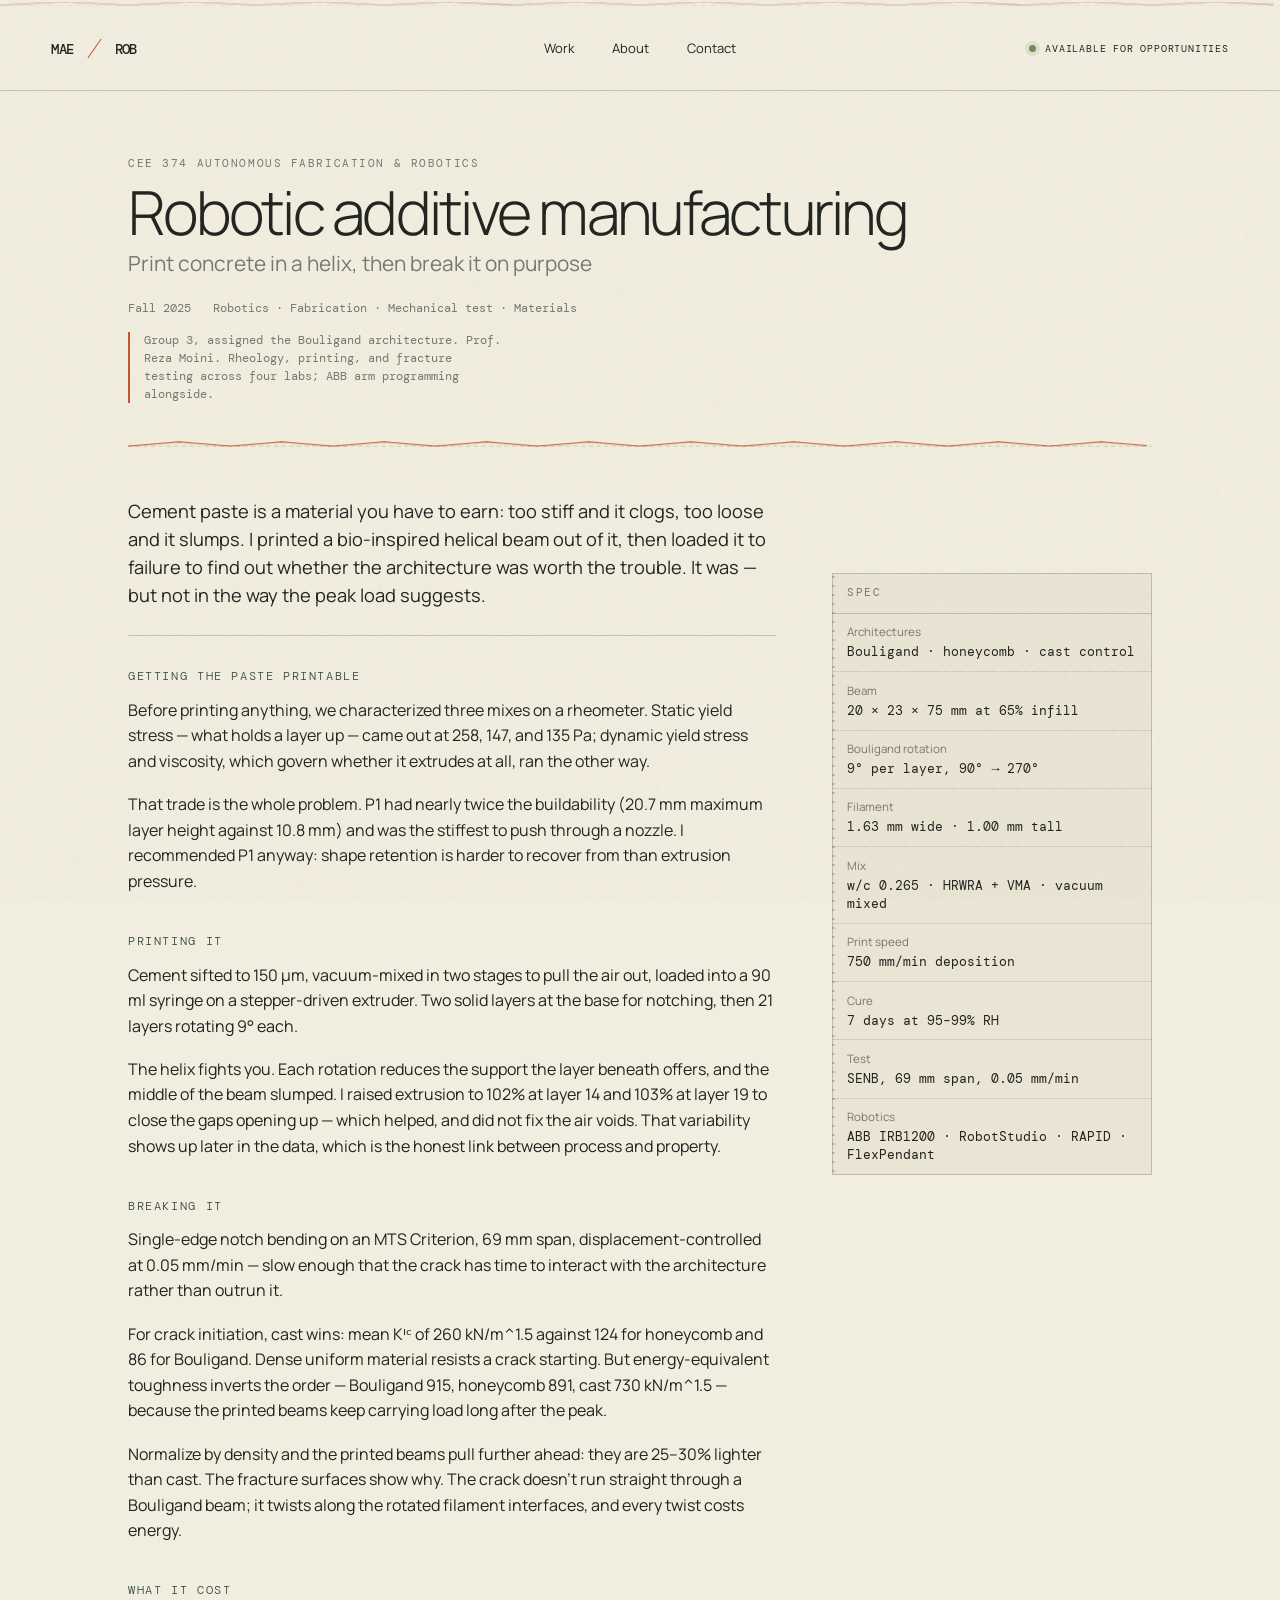
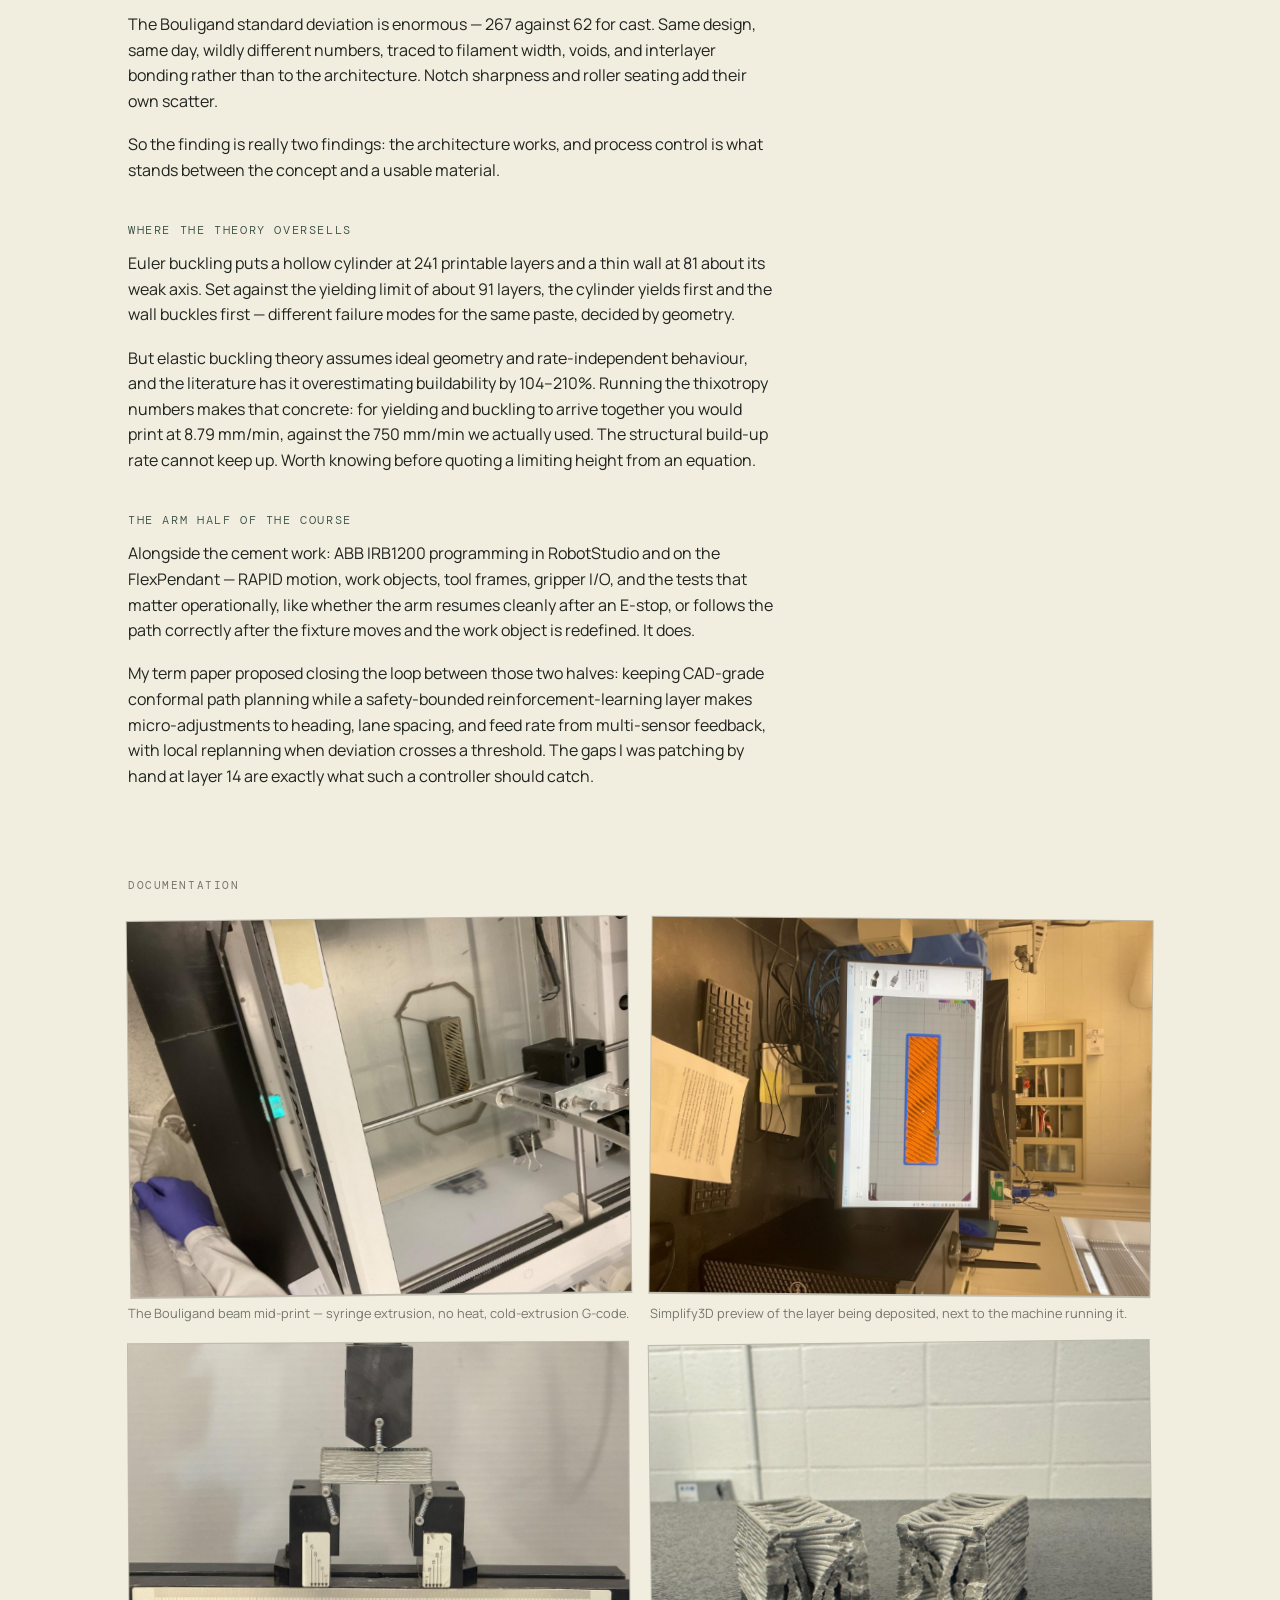
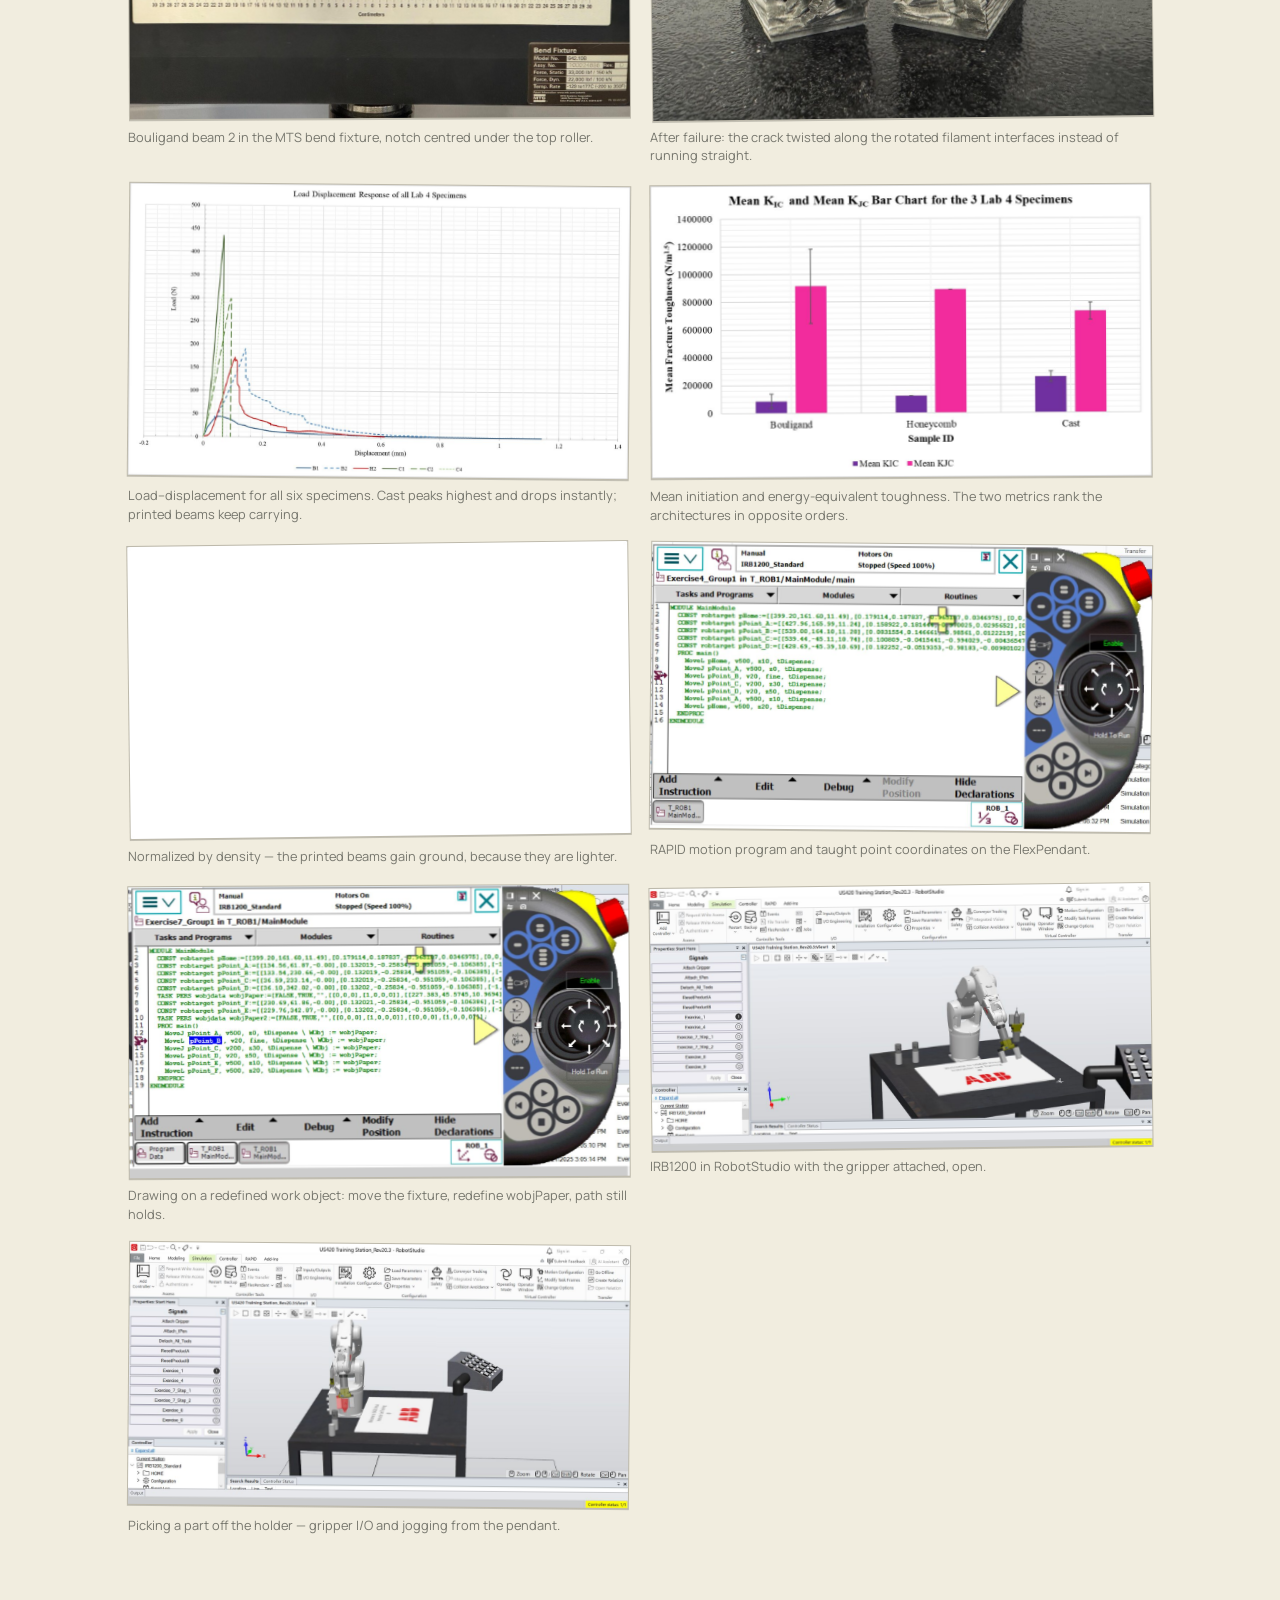
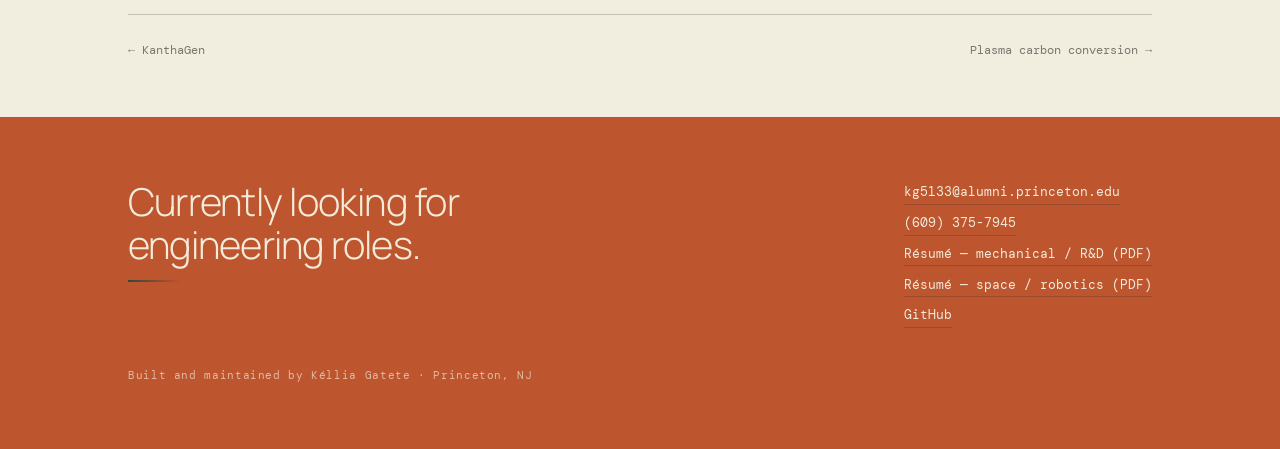
<file: projects/robotic-am.html>
<!doctype html>
<html lang="en">
<head>
  <meta charset="utf-8">
  <meta name="viewport" content="width=device-width, initial-scale=1">
  <title>Robotic additive manufacturing — Kéllia Umuhuza Gatete</title>
  <meta name="description" content="Cement paste is a material you have to earn: too stiff and it clogs, too loose and it slumps. I printed a bio-inspired helical beam out of it, then loaded it to failure to find out whether the architecture was worth the trouble. It was — but not in the way the peak load suggests.">
  <meta property="og:title" content="Robotic additive manufacturing — Kéllia Umuhuza Gatete">
  <meta property="og:description" content="Cement paste is a material you have to earn: too stiff and it clogs, too loose and it slumps. I printed a bio-inspired helical beam out of it, then loaded it to failure to find out whether the architecture was worth the trouble. It was — but not in the way the peak load suggests.">
  <meta property="og:type" content="website">
  <link rel="preconnect" href="https://fonts.googleapis.com">
  <link rel="preconnect" href="https://fonts.gstatic.com" crossorigin>
  <link href="https://fonts.googleapis.com/css2?family=DM+Mono:wght@300;400;500&family=Manrope:wght@300;400;500;600&family=Newsreader:ital,opsz,wght@1,6..72,300;1,6..72,400&display=swap" rel="stylesheet">
  <link rel="stylesheet" href="../home.css">
  <link rel="stylesheet" href="../style.css">
</head>
<body>
  <a class="skip" href="#main">Skip to content</a>
  <div class="rail" aria-hidden="true"><span class="rail__fill"></span></div>
  <svg class="crease" viewBox="0 0 1200 14" preserveAspectRatio="none" aria-hidden="true">
    <path class="crease__mtn" d="M0 10 L60 4 L120 10 L180 4 L240 10 L300 4 L360 10 L420 4 L480 10 L540 4 L600 10 L660 4 L720 10 L780 4 L840 10 L900 4 L960 10 L1020 4 L1080 10 L1140 4 L1200 10"/>
    <path class="crease__val" d="M0 10 L1200 10"/>
  </svg>
  <header class="site-header">
    <a class="wordmark" href="../index.html" aria-label="Home"><span>MAE</span><i></i> <span>ROB</span></a>
    <button class="menu-toggle" aria-expanded="false" aria-label="Toggle navigation"><span></span><span></span></button>
    <nav class="nav" aria-label="Primary">
      <a href="../index.html#work" aria-current="page">Work</a>
      <a href="../about.html">About</a>
      <a href="../index.html#contact">Contact</a>
    </nav>
    <a class="header-status" href="../index.html#contact"><span></span> Available for opportunities</a>
  </header>
  <main id="main">
    <section class="project__head">
      <div class="wrap">
        <p class="eyebrow">CEE 374 Autonomous Fabrication &amp; Robotics</p>
        <h1 class="h-display project__title">Robotic additive manufacturing</h1>
        <p class="project__sub">Print concrete in a helix, then break it on purpose</p>
        <p class="project__metaline">
          <span>Fall 2025</span>
          <span>Robotics · Fabrication · Mechanical test · Materials</span>
        </p>
        <p class="marginalia">Group 3, assigned the Bouligand architecture. Prof. Reza Moini. Rheology, printing, and fracture testing across four labs; ABB arm programming alongside.</p>
      </div>
    </section>
    <div class="wrap"><svg class="crease" viewBox="0 0 1200 14" preserveAspectRatio="none" aria-hidden="true">
    <path class="crease__mtn" d="M0 10 L60 4 L120 10 L180 4 L240 10 L300 4 L360 10 L420 4 L480 10 L540 4 L600 10 L660 4 L720 10 L780 4 L840 10 L900 4 L960 10 L1020 4 L1080 10 L1140 4 L1200 10"/>
    <path class="crease__val" d="M0 10 L1200 10"/>
  </svg></div>

    <section class="wrap project__body">
      <div>
        <p class="project__summary">Cement paste is a material you have to earn: too stiff and it clogs, too loose and it slumps. I printed a bio-inspired helical beam out of it, then loaded it to failure to find out whether the architecture was worth the trouble. It was — but not in the way the peak load suggests.</p>
        <div class="block">
          <h2 class="block__h">Getting the paste printable</h2>
          <div class="prose">
            <p>Before printing anything, we characterized three mixes on a rheometer. Static yield stress — what holds a layer up — came out at 258, 147, and 135 Pa; dynamic yield stress and viscosity, which govern whether it extrudes at all, ran the other way.</p>
            <p>That trade is the whole problem. P1 had nearly twice the buildability (20.7 mm maximum layer height against 10.8 mm) and was the stiffest to push through a nozzle. I recommended P1 anyway: shape retention is harder to recover from than extrusion pressure.</p>
          </div>
        </div>
        <div class="block">
          <h2 class="block__h">Printing it</h2>
          <div class="prose">
            <p>Cement sifted to 150 µm, vacuum-mixed in two stages to pull the air out, loaded into a 90 ml syringe on a stepper-driven extruder. Two solid layers at the base for notching, then 21 layers rotating 9° each.</p>
            <p>The helix fights you. Each rotation reduces the support the layer beneath offers, and the middle of the beam slumped. I raised extrusion to 102% at layer 14 and 103% at layer 19 to close the gaps opening up — which helped, and did not fix the air voids. That variability shows up later in the data, which is the honest link between process and property.</p>
          </div>
        </div>
        <div class="block">
          <h2 class="block__h">Breaking it</h2>
          <div class="prose">
            <p>Single-edge notch bending on an MTS Criterion, 69 mm span, displacement-controlled at 0.05 mm/min — slow enough that the crack has time to interact with the architecture rather than outrun it.</p>
            <p>For crack initiation, cast wins: mean Kᴵᶜ of 260 kN/m^1.5 against 124 for honeycomb and 86 for Bouligand. Dense uniform material resists a crack starting. But energy-equivalent toughness inverts the order — Bouligand 915, honeycomb 891, cast 730 kN/m^1.5 — because the printed beams keep carrying load long after the peak.</p>
            <p>Normalize by density and the printed beams pull further ahead: they are 25–30% lighter than cast. The fracture surfaces show why. The crack doesn't run straight through a Bouligand beam; it twists along the rotated filament interfaces, and every twist costs energy.</p>
          </div>
        </div>
        <div class="block">
          <h2 class="block__h">What it cost</h2>
          <div class="prose">
            <p>The Bouligand standard deviation is enormous — 267 against 62 for cast. Same design, same day, wildly different numbers, traced to filament width, voids, and interlayer bonding rather than to the architecture. Notch sharpness and roller seating add their own scatter.</p>
            <p>So the finding is really two findings: the architecture works, and process control is what stands between the concept and a usable material.</p>
          </div>
        </div>
        <div class="block">
          <h2 class="block__h">Where the theory oversells</h2>
          <div class="prose">
            <p>Euler buckling puts a hollow cylinder at 241 printable layers and a thin wall at 81 about its weak axis. Set against the yielding limit of about 91 layers, the cylinder yields first and the wall buckles first — different failure modes for the same paste, decided by geometry.</p>
            <p>But elastic buckling theory assumes ideal geometry and rate-independent behaviour, and the literature has it overestimating buildability by 104–210%. Running the thixotropy numbers makes that concrete: for yielding and buckling to arrive together you would print at 8.79 mm/min, against the 750 mm/min we actually used. The structural build-up rate cannot keep up. Worth knowing before quoting a limiting height from an equation.</p>
          </div>
        </div>
        <div class="block">
          <h2 class="block__h">The arm half of the course</h2>
          <div class="prose">
            <p>Alongside the cement work: ABB IRB1200 programming in RobotStudio and on the FlexPendant — RAPID motion, work objects, tool frames, gripper I/O, and the tests that matter operationally, like whether the arm resumes cleanly after an E-stop, or follows the path correctly after the fixture moves and the work object is redefined. It does.</p>
            <p>My term paper proposed closing the loop between those two halves: keeping CAD-grade conformal path planning while a safety-bounded reinforcement-learning layer makes micro-adjustments to heading, lane spacing, and feed rate from multi-sensor feedback, with local replanning when deviation crosses a threshold. The gaps I was patching by hand at layer 14 are exactly what such a controller should catch.</p>
          </div>
        </div>
      </div>
      <aside class="spec" aria-label="Project specifications">
        <div class="spec__head">Spec</div>
          <div class="spec__row" style="--i:0">
            <div class="spec__k">Architectures</div>
            <div class="spec__v">Bouligand · honeycomb · cast control</div>
          </div>
          <div class="spec__row" style="--i:1">
            <div class="spec__k">Beam</div>
            <div class="spec__v">20 × 23 × 75 mm at 65% infill</div>
          </div>
          <div class="spec__row" style="--i:2">
            <div class="spec__k">Bouligand rotation</div>
            <div class="spec__v">9° per layer, 90° → 270°</div>
          </div>
          <div class="spec__row" style="--i:3">
            <div class="spec__k">Filament</div>
            <div class="spec__v">1.63 mm wide · 1.00 mm tall</div>
          </div>
          <div class="spec__row" style="--i:4">
            <div class="spec__k">Mix</div>
            <div class="spec__v">w/c 0.265 · HRWRA + VMA · vacuum mixed</div>
          </div>
          <div class="spec__row" style="--i:5">
            <div class="spec__k">Print speed</div>
            <div class="spec__v">750 mm/min deposition</div>
          </div>
          <div class="spec__row" style="--i:6">
            <div class="spec__k">Cure</div>
            <div class="spec__v">7 days at 95–99% RH</div>
          </div>
          <div class="spec__row" style="--i:7">
            <div class="spec__k">Test</div>
            <div class="spec__v">SENB, 69 mm span, 0.05 mm/min</div>
          </div>
          <div class="spec__row" style="--i:8">
            <div class="spec__k">Robotics</div>
            <div class="spec__v">ABB IRB1200 · RobotStudio · RAPID · FlexPendant</div>
          </div>
      </aside>
    </section>

    <section class="wrap media">
      <p class="eyebrow">Documentation</p>
      <div class="media__grid">
          <figure class="reveal shot shot--0">
            <div class="frame" data-media>
              <img src="../assets/robotic-am/printing.jpg" alt="The Bouligand beam mid-print — syringe extrusion, no heat, cold-extrusion G-code." loading="lazy">
              <p class="frame__placeholder" data-fallback hidden>Drop file at<br><code>assets/robotic-am/printing.jpg</code></p>
            </div>
            <figcaption>The Bouligand beam mid-print — syringe extrusion, no heat, cold-extrusion G-code.</figcaption>
          </figure>
          <figure class="reveal shot shot--1">
            <div class="frame" data-media>
              <img src="../assets/robotic-am/slicing-preview.jpg" alt="Simplify3D preview of the layer being deposited, next to the machine running it." loading="lazy">
              <p class="frame__placeholder" data-fallback hidden>Drop file at<br><code>assets/robotic-am/slicing-preview.jpg</code></p>
            </div>
            <figcaption>Simplify3D preview of the layer being deposited, next to the machine running it.</figcaption>
          </figure>
          <figure class="reveal shot shot--2">
            <div class="frame" data-media>
              <img src="../assets/robotic-am/senb-setup.jpg" alt="Bouligand beam 2 in the MTS bend fixture, notch centred under the top roller." loading="lazy">
              <p class="frame__placeholder" data-fallback hidden>Drop file at<br><code>assets/robotic-am/senb-setup.jpg</code></p>
            </div>
            <figcaption>Bouligand beam 2 in the MTS bend fixture, notch centred under the top roller.</figcaption>
          </figure>
          <figure class="reveal shot shot--0">
            <div class="frame" data-media>
              <img src="../assets/robotic-am/fracture-surfaces.jpg" alt="After failure: the crack twisted along the rotated filament interfaces instead of running straight." loading="lazy">
              <p class="frame__placeholder" data-fallback hidden>Drop file at<br><code>assets/robotic-am/fracture-surfaces.jpg</code></p>
            </div>
            <figcaption>After failure: the crack twisted along the rotated filament interfaces instead of running straight.</figcaption>
          </figure>
          <figure class="reveal shot shot--1">
            <div class="frame" data-media>
              <img src="../assets/robotic-am/load-displacement.jpg" alt="Load–displacement for all six specimens. Cast peaks highest and drops instantly; printed beams keep carrying." loading="lazy">
              <p class="frame__placeholder" data-fallback hidden>Drop file at<br><code>assets/robotic-am/load-displacement.jpg</code></p>
            </div>
            <figcaption>Load–displacement for all six specimens. Cast peaks highest and drops instantly; printed beams keep carrying.</figcaption>
          </figure>
          <figure class="reveal shot shot--2">
            <div class="frame" data-media>
              <img src="../assets/robotic-am/toughness-bar.jpg" alt="Mean initiation and energy-equivalent toughness. The two metrics rank the architectures in opposite orders." loading="lazy">
              <p class="frame__placeholder" data-fallback hidden>Drop file at<br><code>assets/robotic-am/toughness-bar.jpg</code></p>
            </div>
            <figcaption>Mean initiation and energy-equivalent toughness. The two metrics rank the architectures in opposite orders.</figcaption>
          </figure>
          <figure class="reveal shot shot--0">
            <div class="frame" data-media>
              <img src="../assets/robotic-am/toughness-normalized.jpg" alt="Normalized by density — the printed beams gain ground, because they are lighter." loading="lazy">
              <p class="frame__placeholder" data-fallback hidden>Drop file at<br><code>assets/robotic-am/toughness-normalized.jpg</code></p>
            </div>
            <figcaption>Normalized by density — the printed beams gain ground, because they are lighter.</figcaption>
          </figure>
          <figure class="reveal shot shot--1">
            <div class="frame" data-media>
              <img src="../assets/robotic-am/rapid-code.jpg" alt="RAPID motion program and taught point coordinates on the FlexPendant." loading="lazy">
              <p class="frame__placeholder" data-fallback hidden>Drop file at<br><code>assets/robotic-am/rapid-code.jpg</code></p>
            </div>
            <figcaption>RAPID motion program and taught point coordinates on the FlexPendant.</figcaption>
          </figure>
          <figure class="reveal shot shot--2">
            <div class="frame" data-media>
              <img src="../assets/robotic-am/workobject-code.jpg" alt="Drawing on a redefined work object: move the fixture, redefine wobjPaper, path still holds." loading="lazy">
              <p class="frame__placeholder" data-fallback hidden>Drop file at<br><code>assets/robotic-am/workobject-code.jpg</code></p>
            </div>
            <figcaption>Drawing on a redefined work object: move the fixture, redefine wobjPaper, path still holds.</figcaption>
          </figure>
          <figure class="reveal shot shot--0">
            <div class="frame" data-media>
              <img src="../assets/robotic-am/abb-gripper.jpg" alt="IRB1200 in RobotStudio with the gripper attached, open." loading="lazy">
              <p class="frame__placeholder" data-fallback hidden>Drop file at<br><code>assets/robotic-am/abb-gripper.jpg</code></p>
            </div>
            <figcaption>IRB1200 in RobotStudio with the gripper attached, open.</figcaption>
          </figure>
          <figure class="reveal shot shot--1">
            <div class="frame" data-media>
              <img src="../assets/robotic-am/abb-pick.jpg" alt="Picking a part off the holder — gripper I/O and jogging from the pendant." loading="lazy">
              <p class="frame__placeholder" data-fallback hidden>Drop file at<br><code>assets/robotic-am/abb-pick.jpg</code></p>
            </div>
            <figcaption>Picking a part off the holder — gripper I/O and jogging from the pendant.</figcaption>
          </figure>
      </div>
    </section>

    <div class="wrap">
      <nav class="pager" aria-label="More projects">
        <span><a href="kanthagen.html">← KanthaGen</a></span>
        <span><a href="plasma-carbon.html">Plasma carbon conversion →</a></span>
      </nav>
    </div>

  </main>
  <footer class="footer">
    <div class="wrap">
      <div class="footer__grid">
        <p class="footer__cta" id="contact">Currently looking for engineering roles.</p>
        <div class="footer__links">
          <a href="mailto:kg5133@alumni.princeton.edu">kg5133@alumni.princeton.edu</a>
          <a href="tel:6093757945">(609) 375-7945</a>
          <a href="../assets/docs/Kellia_Gatete_Mechanical_RnD_Resume.pdf">Résumé — mechanical / R&amp;D (PDF)</a>
          <a href="../assets/docs/Kellia_Gatete_Space_Robotics_Resume.pdf">Résumé — space / robotics (PDF)</a>
          <a href="https://github.com/kelliagatete" rel="me">GitHub</a>
        </div>
      </div>
      <p class="colophon">Built and maintained by Kéllia Gatete · Princeton, NJ</p>
    </div>
  </footer>
  <div class="lightbox" id="lightbox" hidden>
    <button class="lightbox__close" type="button" aria-label="Close">close</button>
    <figure class="lightbox__stage"><img alt=""><figcaption></figcaption></figure>
  </div>
  <script src="../main.js"></script>
</body>
</html>
</file>
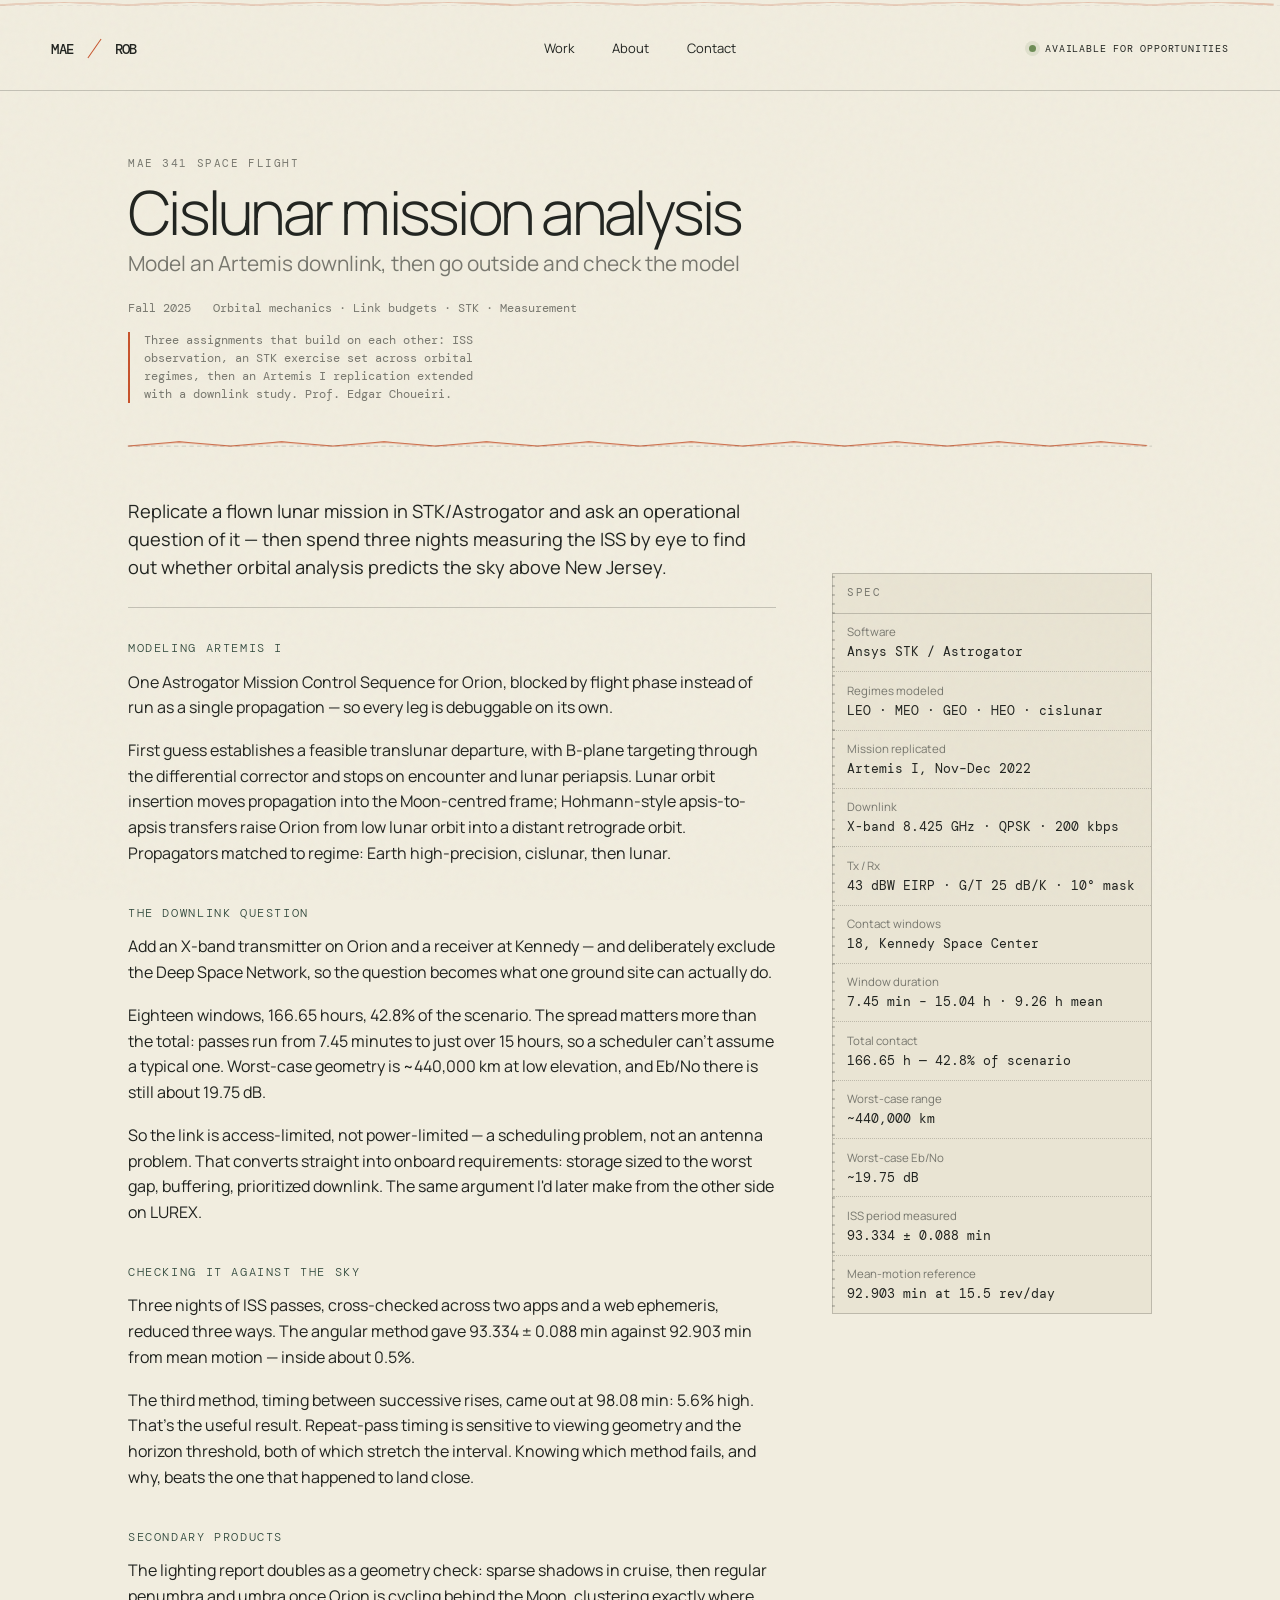
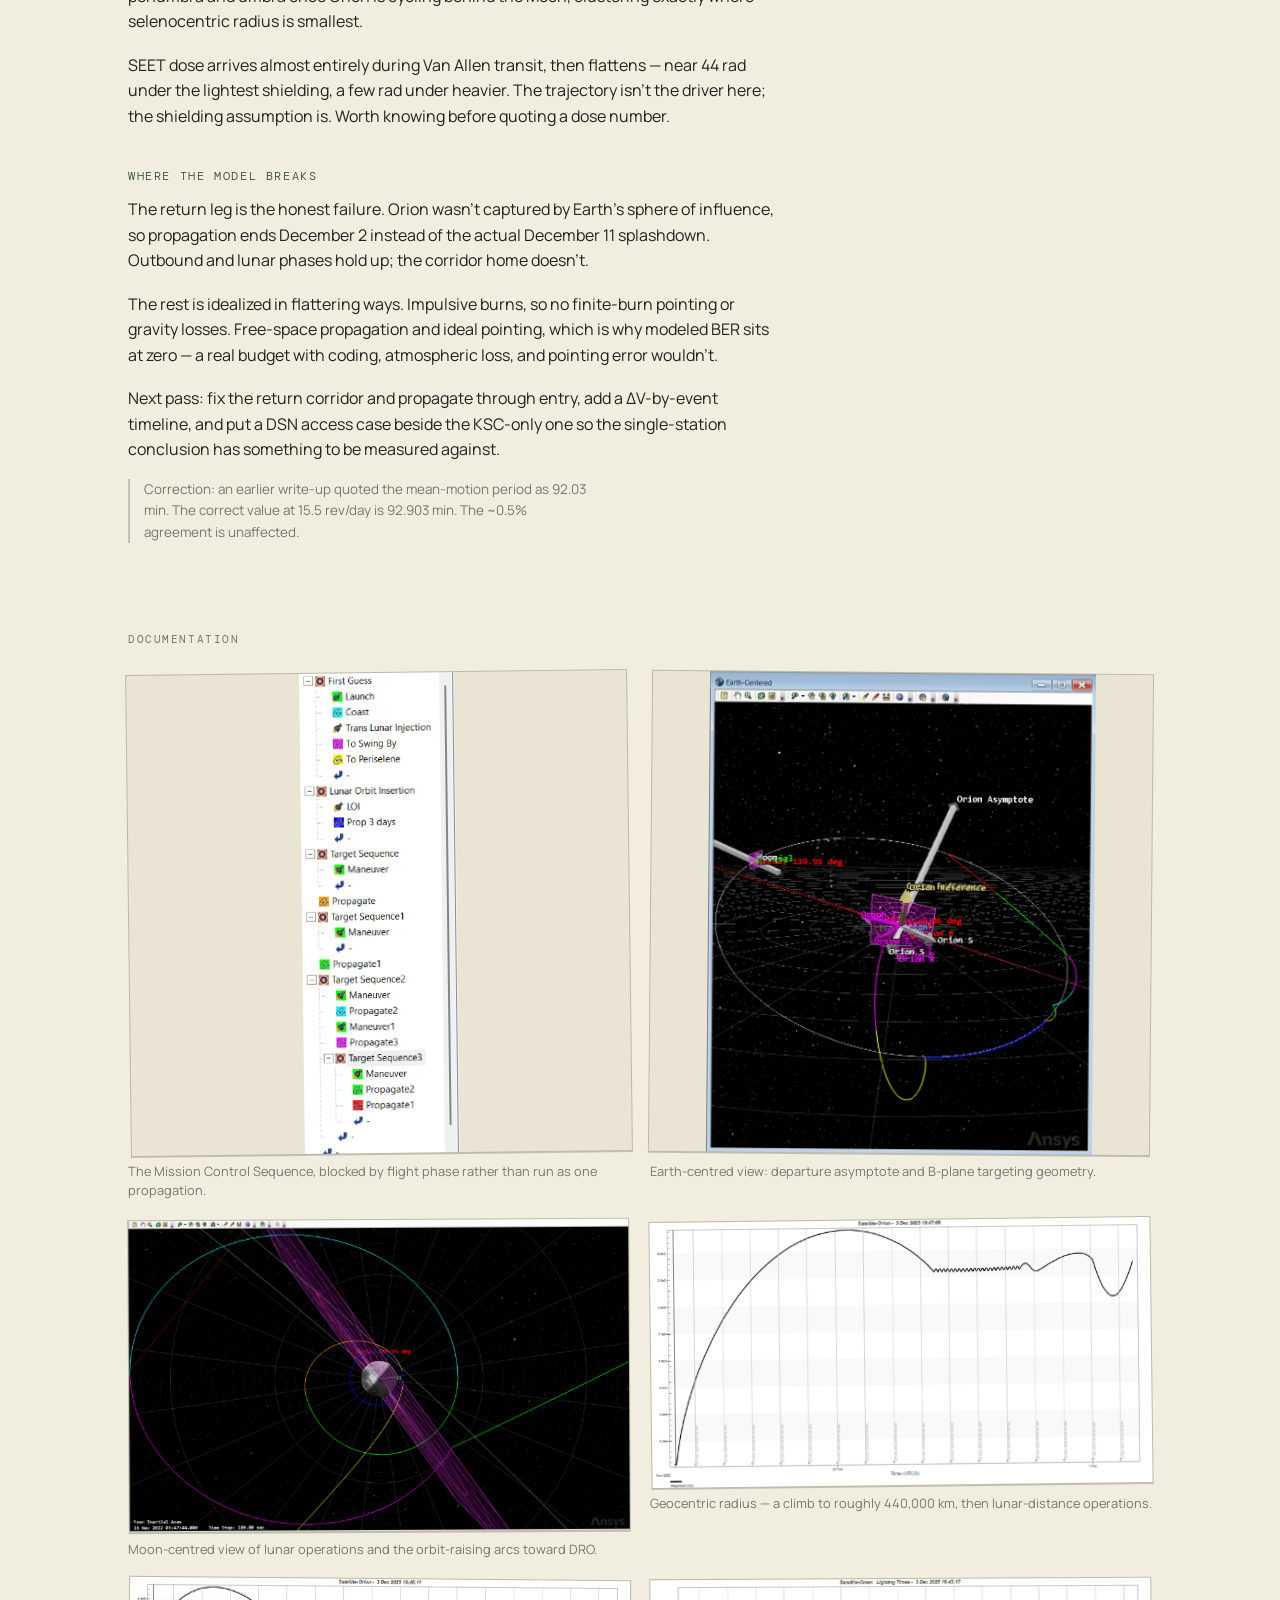
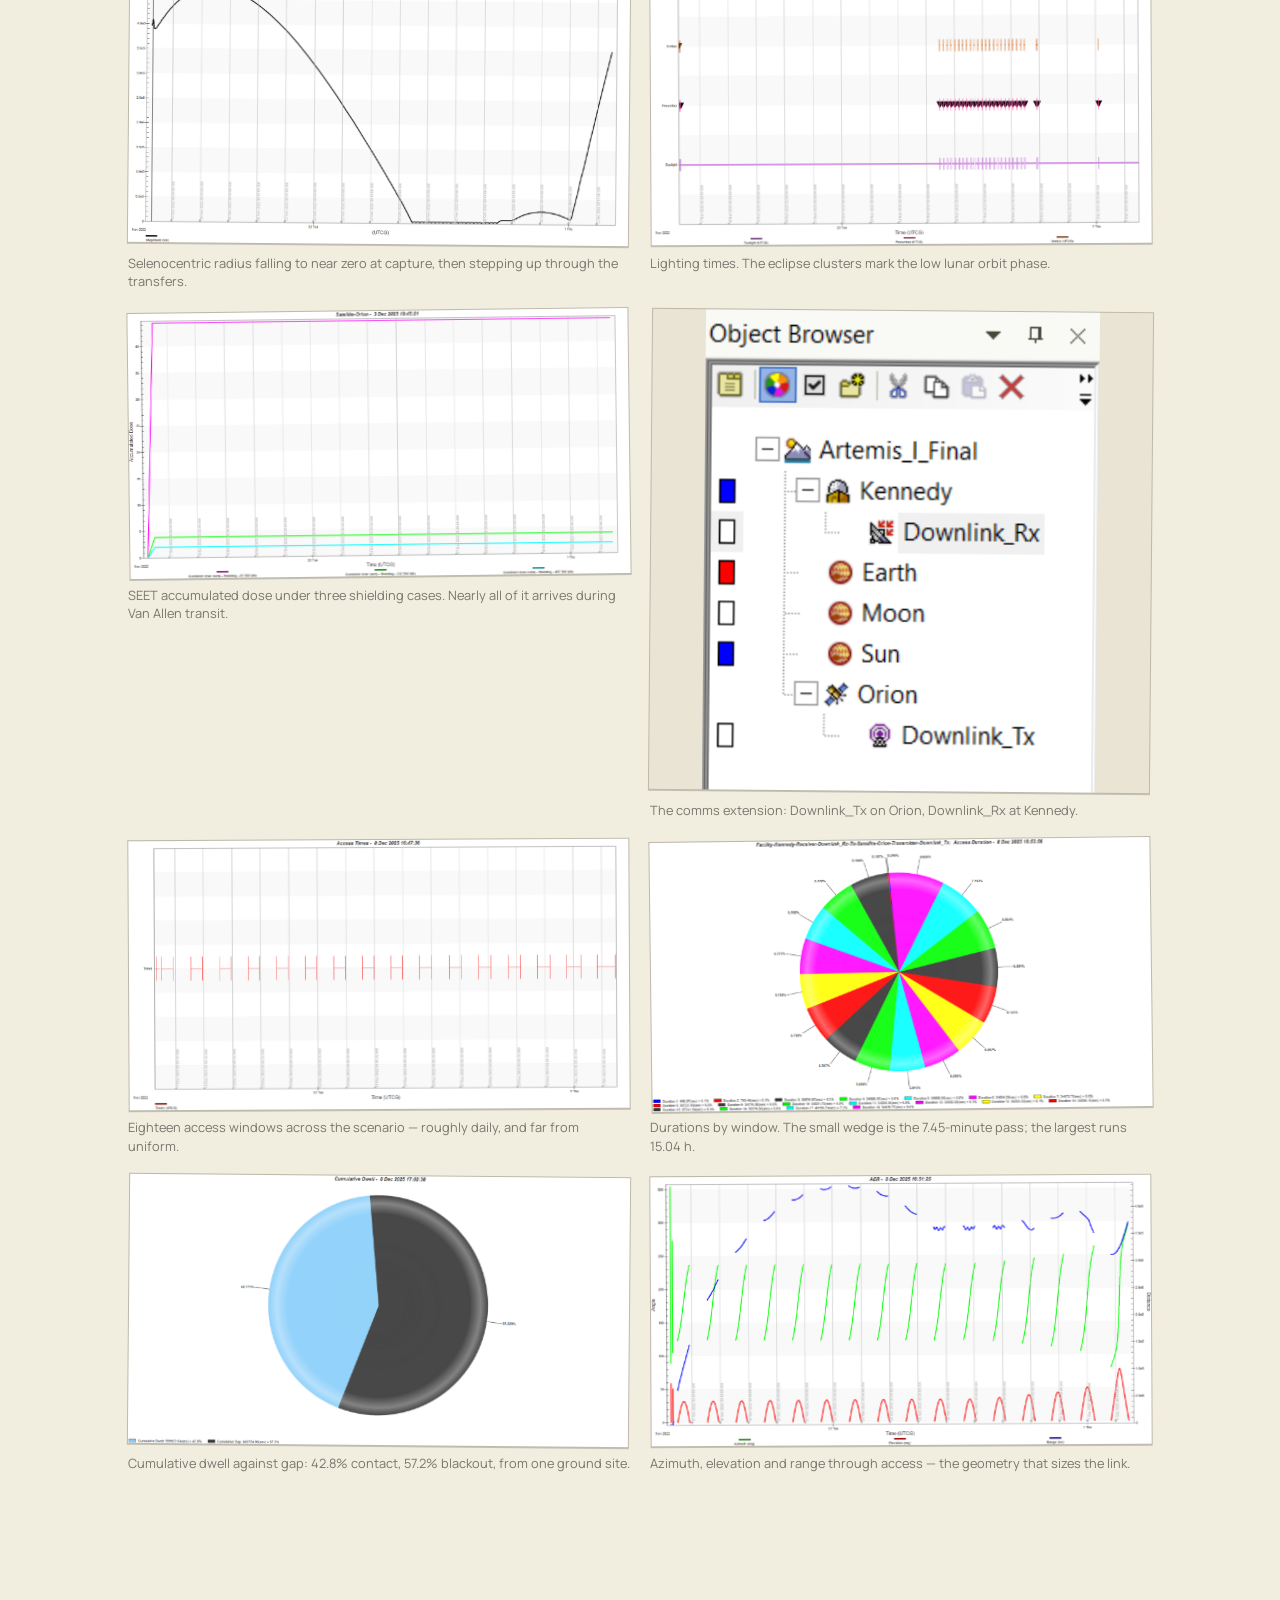
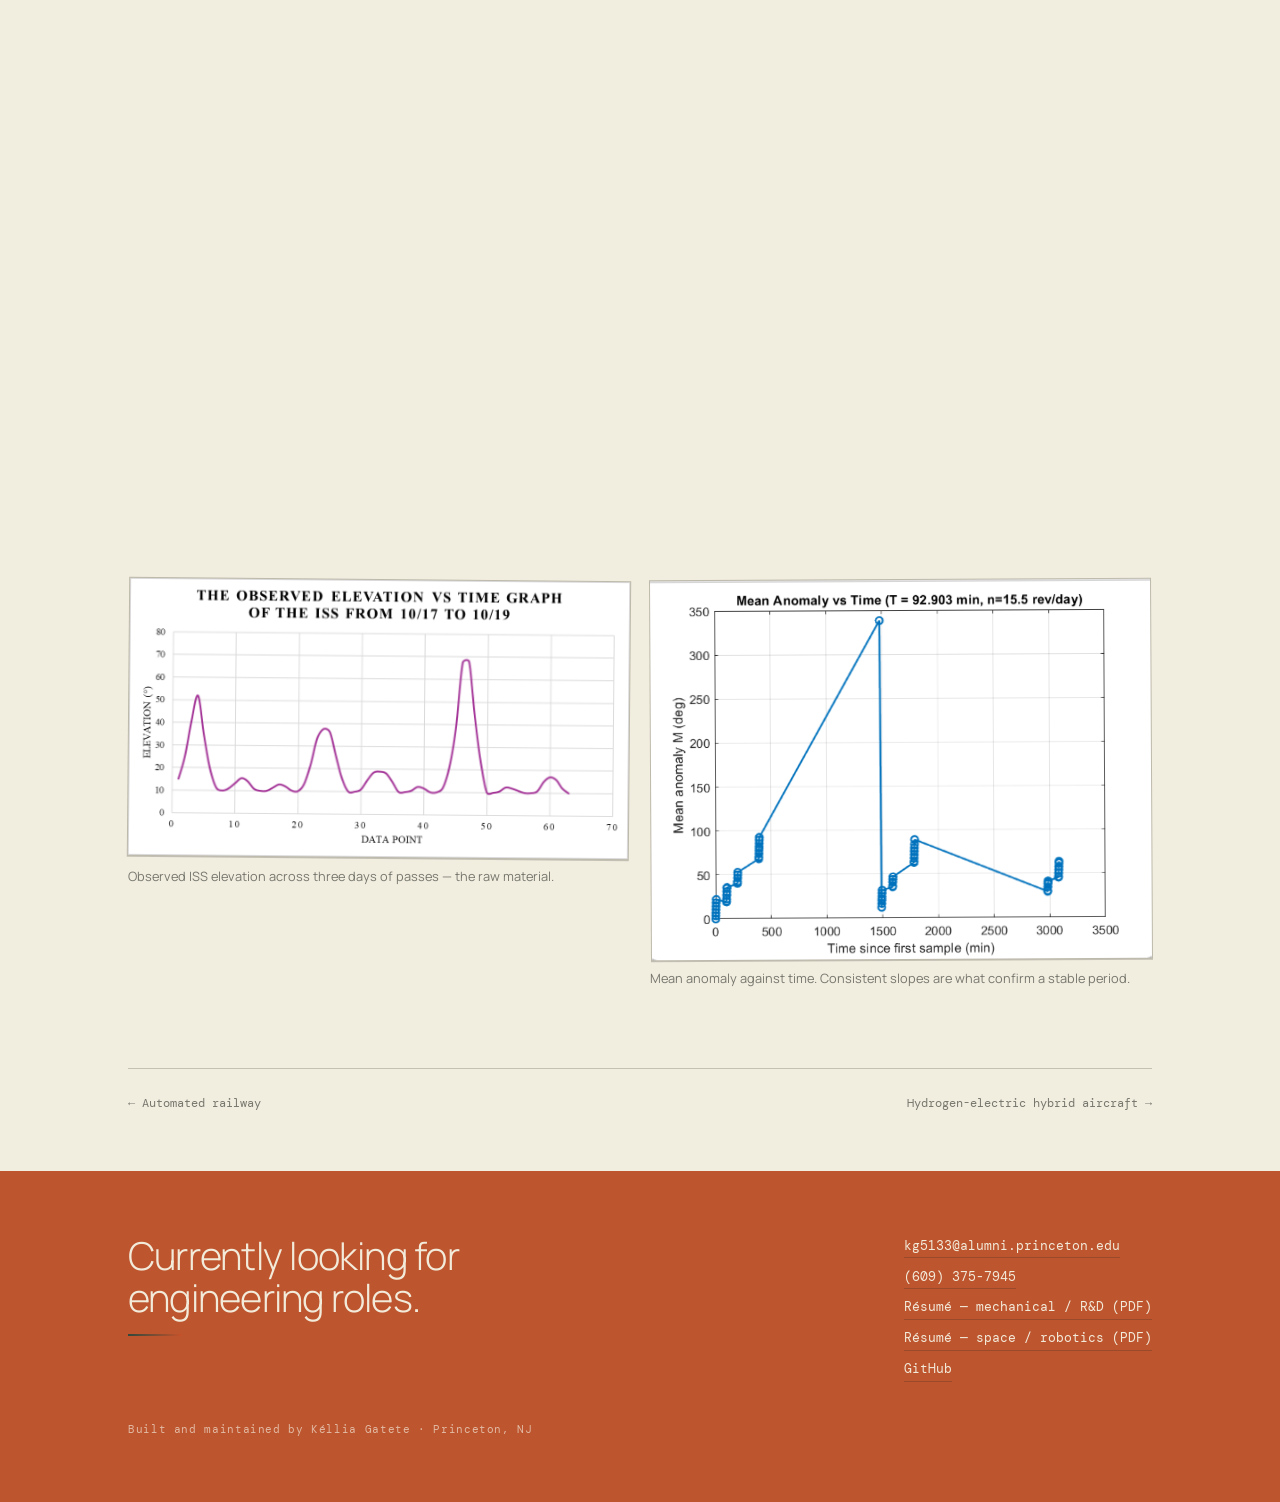
<file: projects/stk-mission-analysis.html>
<!doctype html>
<html lang="en">
<head>
  <meta charset="utf-8">
  <meta name="viewport" content="width=device-width, initial-scale=1">
  <title>Cislunar mission analysis — Kéllia Umuhuza Gatete</title>
  <meta name="description" content="Replicate a flown lunar mission in STK/Astrogator and ask an operational question of it — then spend three nights measuring the ISS by eye to find out whether orbital analysis predicts the sky above New Jersey.">
  <meta property="og:title" content="Cislunar mission analysis — Kéllia Umuhuza Gatete">
  <meta property="og:description" content="Replicate a flown lunar mission in STK/Astrogator and ask an operational question of it — then spend three nights measuring the ISS by eye to find out whether orbital analysis predicts the sky above New Jersey.">
  <meta property="og:type" content="website">
  <link rel="preconnect" href="https://fonts.googleapis.com">
  <link rel="preconnect" href="https://fonts.gstatic.com" crossorigin>
  <link href="https://fonts.googleapis.com/css2?family=DM+Mono:wght@300;400;500&family=Manrope:wght@300;400;500;600&family=Newsreader:ital,opsz,wght@1,6..72,300;1,6..72,400&display=swap" rel="stylesheet">
  <link rel="stylesheet" href="../home.css">
  <link rel="stylesheet" href="../style.css">
</head>
<body>
  <a class="skip" href="#main">Skip to content</a>
  <div class="rail" aria-hidden="true"><span class="rail__fill"></span></div>
  <svg class="crease" viewBox="0 0 1200 14" preserveAspectRatio="none" aria-hidden="true">
    <path class="crease__mtn" d="M0 10 L60 4 L120 10 L180 4 L240 10 L300 4 L360 10 L420 4 L480 10 L540 4 L600 10 L660 4 L720 10 L780 4 L840 10 L900 4 L960 10 L1020 4 L1080 10 L1140 4 L1200 10"/>
    <path class="crease__val" d="M0 10 L1200 10"/>
  </svg>
  <header class="site-header">
    <a class="wordmark" href="../index.html" aria-label="Home"><span>MAE</span><i></i> <span>ROB</span></a>
    <button class="menu-toggle" aria-expanded="false" aria-label="Toggle navigation"><span></span><span></span></button>
    <nav class="nav" aria-label="Primary">
      <a href="../index.html#work" aria-current="page">Work</a>
      <a href="../about.html">About</a>
      <a href="../index.html#contact">Contact</a>
    </nav>
    <a class="header-status" href="../index.html#contact"><span></span> Available for opportunities</a>
  </header>
  <main id="main">
    <section class="project__head">
      <div class="wrap">
        <p class="eyebrow">MAE 341 Space Flight</p>
        <h1 class="h-display project__title">Cislunar mission analysis</h1>
        <p class="project__sub">Model an Artemis downlink, then go outside and check the model</p>
        <p class="project__metaline">
          <span>Fall 2025</span>
          <span>Orbital mechanics · Link budgets · STK · Measurement</span>
        </p>
        <p class="marginalia">Three assignments that build on each other: ISS observation, an STK exercise set across orbital regimes, then an Artemis I replication extended with a downlink study. Prof. Edgar Choueiri.</p>
      </div>
    </section>
    <div class="wrap"><svg class="crease" viewBox="0 0 1200 14" preserveAspectRatio="none" aria-hidden="true">
    <path class="crease__mtn" d="M0 10 L60 4 L120 10 L180 4 L240 10 L300 4 L360 10 L420 4 L480 10 L540 4 L600 10 L660 4 L720 10 L780 4 L840 10 L900 4 L960 10 L1020 4 L1080 10 L1140 4 L1200 10"/>
    <path class="crease__val" d="M0 10 L1200 10"/>
  </svg></div>

    <section class="wrap project__body">
      <div>
        <p class="project__summary">Replicate a flown lunar mission in STK/Astrogator and ask an operational question of it — then spend three nights measuring the ISS by eye to find out whether orbital analysis predicts the sky above New Jersey.</p>
        <div class="block">
          <h2 class="block__h">Modeling Artemis I</h2>
          <div class="prose">
            <p>One Astrogator Mission Control Sequence for Orion, blocked by flight phase instead of run as a single propagation — so every leg is debuggable on its own.</p>
            <p>First guess establishes a feasible translunar departure, with B-plane targeting through the differential corrector and stops on encounter and lunar periapsis. Lunar orbit insertion moves propagation into the Moon-centred frame; Hohmann-style apsis-to-apsis transfers raise Orion from low lunar orbit into a distant retrograde orbit. Propagators matched to regime: Earth high-precision, cislunar, then lunar.</p>
          </div>
        </div>
        <div class="block">
          <h2 class="block__h">The downlink question</h2>
          <div class="prose">
            <p>Add an X-band transmitter on Orion and a receiver at Kennedy — and deliberately exclude the Deep Space Network, so the question becomes what one ground site can actually do.</p>
            <p>Eighteen windows, 166.65 hours, 42.8% of the scenario. The spread matters more than the total: passes run from 7.45 minutes to just over 15 hours, so a scheduler can't assume a typical one. Worst-case geometry is ~440,000 km at low elevation, and Eb/No there is still about 19.75 dB.</p>
            <p>So the link is access-limited, not power-limited — a scheduling problem, not an antenna problem. That converts straight into onboard requirements: storage sized to the worst gap, buffering, prioritized downlink. The same argument I'd later make from the other side on LUREX.</p>
          </div>
        </div>
        <div class="block">
          <h2 class="block__h">Checking it against the sky</h2>
          <div class="prose">
            <p>Three nights of ISS passes, cross-checked across two apps and a web ephemeris, reduced three ways. The angular method gave 93.334 ± 0.088 min against 92.903 min from mean motion — inside about 0.5%.</p>
            <p>The third method, timing between successive rises, came out at 98.08 min: 5.6% high. That's the useful result. Repeat-pass timing is sensitive to viewing geometry and the horizon threshold, both of which stretch the interval. Knowing which method fails, and why, beats the one that happened to land close.</p>
          </div>
        </div>
        <div class="block">
          <h2 class="block__h">Secondary products</h2>
          <div class="prose">
            <p>The lighting report doubles as a geometry check: sparse shadows in cruise, then regular penumbra and umbra once Orion is cycling behind the Moon, clustering exactly where selenocentric radius is smallest.</p>
            <p>SEET dose arrives almost entirely during Van Allen transit, then flattens — near 44 rad under the lightest shielding, a few rad under heavier. The trajectory isn't the driver here; the shielding assumption is. Worth knowing before quoting a dose number.</p>
          </div>
        </div>
        <div class="block">
          <h2 class="block__h">Where the model breaks</h2>
          <div class="prose">
            <p>The return leg is the honest failure. Orion wasn't captured by Earth's sphere of influence, so propagation ends December 2 instead of the actual December 11 splashdown. Outbound and lunar phases hold up; the corridor home doesn't.</p>
            <p>The rest is idealized in flattering ways. Impulsive burns, so no finite-burn pointing or gravity losses. Free-space propagation and ideal pointing, which is why modeled BER sits at zero — a real budget with coding, atmospheric loss, and pointing error wouldn't.</p>
            <p>Next pass: fix the return corridor and propagate through entry, add a ΔV-by-event timeline, and put a DSN access case beside the KSC-only one so the single-station conclusion has something to be measured against.</p>
          </div>
          <p class="note">Correction: an earlier write-up quoted the mean-motion period as 92.03 min. The correct value at 15.5 rev/day is 92.903 min. The ~0.5% agreement is unaffected.</p>
        </div>
      </div>
      <aside class="spec" aria-label="Project specifications">
        <div class="spec__head">Spec</div>
          <div class="spec__row" style="--i:0">
            <div class="spec__k">Software</div>
            <div class="spec__v">Ansys STK / Astrogator</div>
          </div>
          <div class="spec__row" style="--i:1">
            <div class="spec__k">Regimes modeled</div>
            <div class="spec__v">LEO · MEO · GEO · HEO · cislunar</div>
          </div>
          <div class="spec__row" style="--i:2">
            <div class="spec__k">Mission replicated</div>
            <div class="spec__v">Artemis I, Nov–Dec 2022</div>
          </div>
          <div class="spec__row" style="--i:3">
            <div class="spec__k">Downlink</div>
            <div class="spec__v">X-band 8.425 GHz · QPSK · 200 kbps</div>
          </div>
          <div class="spec__row" style="--i:4">
            <div class="spec__k">Tx / Rx</div>
            <div class="spec__v">43 dBW EIRP · G/T 25 dB/K · 10° mask</div>
          </div>
          <div class="spec__row" style="--i:5">
            <div class="spec__k">Contact windows</div>
            <div class="spec__v">18, Kennedy Space Center</div>
          </div>
          <div class="spec__row" style="--i:6">
            <div class="spec__k">Window duration</div>
            <div class="spec__v">7.45 min – 15.04 h · 9.26 h mean</div>
          </div>
          <div class="spec__row" style="--i:7">
            <div class="spec__k">Total contact</div>
            <div class="spec__v">166.65 h — 42.8% of scenario</div>
          </div>
          <div class="spec__row" style="--i:8">
            <div class="spec__k">Worst-case range</div>
            <div class="spec__v">~440,000 km</div>
          </div>
          <div class="spec__row" style="--i:9">
            <div class="spec__k">Worst-case Eb/No</div>
            <div class="spec__v">~19.75 dB</div>
          </div>
          <div class="spec__row" style="--i:10">
            <div class="spec__k">ISS period measured</div>
            <div class="spec__v">93.334 ± 0.088 min</div>
          </div>
          <div class="spec__row" style="--i:11">
            <div class="spec__k">Mean-motion reference</div>
            <div class="spec__v">92.903 min at 15.5 rev/day</div>
          </div>
      </aside>
    </section>

    <section class="wrap media">
      <p class="eyebrow">Documentation</p>
      <div class="media__grid">
          <figure class="reveal shot shot--0">
            <div class="frame" data-media>
              <img src="../assets/stk-mission-analysis/mcs-tree.png" alt="The Mission Control Sequence, blocked by flight phase rather than run as one propagation." loading="lazy">
              <p class="frame__placeholder" data-fallback hidden>Drop file at<br><code>assets/stk-mission-analysis/mcs-tree.png</code></p>
            </div>
            <figcaption>The Mission Control Sequence, blocked by flight phase rather than run as one propagation.</figcaption>
          </figure>
          <figure class="reveal shot shot--1">
            <div class="frame" data-media>
              <img src="../assets/stk-mission-analysis/trajectory-earth.png" alt="Earth-centred view: departure asymptote and B-plane targeting geometry." loading="lazy">
              <p class="frame__placeholder" data-fallback hidden>Drop file at<br><code>assets/stk-mission-analysis/trajectory-earth.png</code></p>
            </div>
            <figcaption>Earth-centred view: departure asymptote and B-plane targeting geometry.</figcaption>
          </figure>
          <figure class="reveal shot shot--2">
            <div class="frame" data-media>
              <img src="../assets/stk-mission-analysis/trajectory-moon.png" alt="Moon-centred view of lunar operations and the orbit-raising arcs toward DRO." loading="lazy">
              <p class="frame__placeholder" data-fallback hidden>Drop file at<br><code>assets/stk-mission-analysis/trajectory-moon.png</code></p>
            </div>
            <figcaption>Moon-centred view of lunar operations and the orbit-raising arcs toward DRO.</figcaption>
          </figure>
          <figure class="reveal shot shot--0">
            <div class="frame" data-media>
              <img src="../assets/stk-mission-analysis/radius-earth.png" alt="Geocentric radius — a climb to roughly 440,000 km, then lunar-distance operations." loading="lazy">
              <p class="frame__placeholder" data-fallback hidden>Drop file at<br><code>assets/stk-mission-analysis/radius-earth.png</code></p>
            </div>
            <figcaption>Geocentric radius — a climb to roughly 440,000 km, then lunar-distance operations.</figcaption>
          </figure>
          <figure class="reveal shot shot--1">
            <div class="frame" data-media>
              <img src="../assets/stk-mission-analysis/radius-moon.png" alt="Selenocentric radius falling to near zero at capture, then stepping up through the transfers." loading="lazy">
              <p class="frame__placeholder" data-fallback hidden>Drop file at<br><code>assets/stk-mission-analysis/radius-moon.png</code></p>
            </div>
            <figcaption>Selenocentric radius falling to near zero at capture, then stepping up through the transfers.</figcaption>
          </figure>
          <figure class="reveal shot shot--2">
            <div class="frame" data-media>
              <img src="../assets/stk-mission-analysis/lighting.png" alt="Lighting times. The eclipse clusters mark the low lunar orbit phase." loading="lazy">
              <p class="frame__placeholder" data-fallback hidden>Drop file at<br><code>assets/stk-mission-analysis/lighting.png</code></p>
            </div>
            <figcaption>Lighting times. The eclipse clusters mark the low lunar orbit phase.</figcaption>
          </figure>
          <figure class="reveal shot shot--0">
            <div class="frame" data-media>
              <img src="../assets/stk-mission-analysis/radiation-dose.png" alt="SEET accumulated dose under three shielding cases. Nearly all of it arrives during Van Allen transit." loading="lazy">
              <p class="frame__placeholder" data-fallback hidden>Drop file at<br><code>assets/stk-mission-analysis/radiation-dose.png</code></p>
            </div>
            <figcaption>SEET accumulated dose under three shielding cases. Nearly all of it arrives during Van Allen transit.</figcaption>
          </figure>
          <figure class="reveal shot shot--1">
            <div class="frame" data-media>
              <img src="../assets/stk-mission-analysis/comms-objects.png" alt="The comms extension: Downlink_Tx on Orion, Downlink_Rx at Kennedy." loading="lazy">
              <p class="frame__placeholder" data-fallback hidden>Drop file at<br><code>assets/stk-mission-analysis/comms-objects.png</code></p>
            </div>
            <figcaption>The comms extension: Downlink_Tx on Orion, Downlink_Rx at Kennedy.</figcaption>
          </figure>
          <figure class="reveal shot shot--2">
            <div class="frame" data-media>
              <img src="../assets/stk-mission-analysis/access-times.png" alt="Eighteen access windows across the scenario — roughly daily, and far from uniform." loading="lazy">
              <p class="frame__placeholder" data-fallback hidden>Drop file at<br><code>assets/stk-mission-analysis/access-times.png</code></p>
            </div>
            <figcaption>Eighteen access windows across the scenario — roughly daily, and far from uniform.</figcaption>
          </figure>
          <figure class="reveal shot shot--0">
            <div class="frame" data-media>
              <img src="../assets/stk-mission-analysis/access-durations.png" alt="Durations by window. The small wedge is the 7.45-minute pass; the largest runs 15.04 h." loading="lazy">
              <p class="frame__placeholder" data-fallback hidden>Drop file at<br><code>assets/stk-mission-analysis/access-durations.png</code></p>
            </div>
            <figcaption>Durations by window. The small wedge is the 7.45-minute pass; the largest runs 15.04 h.</figcaption>
          </figure>
          <figure class="reveal shot shot--1">
            <div class="frame" data-media>
              <img src="../assets/stk-mission-analysis/dwell-vs-gap.png" alt="Cumulative dwell against gap: 42.8% contact, 57.2% blackout, from one ground site." loading="lazy">
              <p class="frame__placeholder" data-fallback hidden>Drop file at<br><code>assets/stk-mission-analysis/dwell-vs-gap.png</code></p>
            </div>
            <figcaption>Cumulative dwell against gap: 42.8% contact, 57.2% blackout, from one ground site.</figcaption>
          </figure>
          <figure class="reveal shot shot--2">
            <div class="frame" data-media>
              <img src="../assets/stk-mission-analysis/aer.png" alt="Azimuth, elevation and range through access — the geometry that sizes the link." loading="lazy">
              <p class="frame__placeholder" data-fallback hidden>Drop file at<br><code>assets/stk-mission-analysis/aer.png</code></p>
            </div>
            <figcaption>Azimuth, elevation and range through access — the geometry that sizes the link.</figcaption>
          </figure>
          <figure class="reveal shot shot--0">
            <div class="frame" data-media>
              <img src="../assets/stk-mission-analysis/ebno.png" alt="Eb/No settling near 20 dB at lunar range. Access-limited, not power-limited." loading="lazy">
              <p class="frame__placeholder" data-fallback hidden>Drop file at<br><code>assets/stk-mission-analysis/ebno.png</code></p>
            </div>
            <figcaption>Eb/No settling near 20 dB at lunar range. Access-limited, not power-limited.</figcaption>
          </figure>
          <figure class="reveal shot shot--1">
            <div class="frame" data-media>
              <img src="../assets/stk-mission-analysis/orbit-regimes.png" alt="The exercise set: LEO, MEO, HEO and GEO with their ground tracks." loading="lazy">
              <p class="frame__placeholder" data-fallback hidden>Drop file at<br><code>assets/stk-mission-analysis/orbit-regimes.png</code></p>
            </div>
            <figcaption>The exercise set: LEO, MEO, HEO and GEO with their ground tracks.</figcaption>
          </figure>
          <figure class="reveal shot shot--2">
            <div class="frame" data-media>
              <img src="../assets/stk-mission-analysis/leo-decay.png" alt="LEO radius under HPOP with drag — decay accelerating as perigee drops into denser air." loading="lazy">
              <p class="frame__placeholder" data-fallback hidden>Drop file at<br><code>assets/stk-mission-analysis/leo-decay.png</code></p>
            </div>
            <figcaption>LEO radius under HPOP with drag — decay accelerating as perigee drops into denser air.</figcaption>
          </figure>
          <figure class="reveal shot shot--0">
            <div class="frame" data-media>
              <img src="../assets/stk-mission-analysis/heo-molniya.png" alt="Modified Molniya orbit; apsidal precession migrates the dwell region off high latitudes." loading="lazy">
              <p class="frame__placeholder" data-fallback hidden>Drop file at<br><code>assets/stk-mission-analysis/heo-molniya.png</code></p>
            </div>
            <figcaption>Modified Molniya orbit; apsidal precession migrates the dwell region off high latitudes.</figcaption>
          </figure>
          <figure class="reveal shot shot--1">
            <div class="frame" data-media>
              <img src="../assets/stk-mission-analysis/iss-elevation.png" alt="Observed ISS elevation across three days of passes — the raw material." loading="lazy">
              <p class="frame__placeholder" data-fallback hidden>Drop file at<br><code>assets/stk-mission-analysis/iss-elevation.png</code></p>
            </div>
            <figcaption>Observed ISS elevation across three days of passes — the raw material.</figcaption>
          </figure>
          <figure class="reveal shot shot--2">
            <div class="frame" data-media>
              <img src="../assets/stk-mission-analysis/iss-mean-anomaly.png" alt="Mean anomaly against time. Consistent slopes are what confirm a stable period." loading="lazy">
              <p class="frame__placeholder" data-fallback hidden>Drop file at<br><code>assets/stk-mission-analysis/iss-mean-anomaly.png</code></p>
            </div>
            <figcaption>Mean anomaly against time. Consistent slopes are what confirm a stable period.</figcaption>
          </figure>
      </div>
    </section>

    <div class="wrap">
      <nav class="pager" aria-label="More projects">
        <span><a href="railway.html">← Automated railway</a></span>
        <span><a href="hydrogen-aircraft.html">Hydrogen-electric hybrid aircraft →</a></span>
      </nav>
    </div>

  </main>
  <footer class="footer">
    <div class="wrap">
      <div class="footer__grid">
        <p class="footer__cta" id="contact">Currently looking for engineering roles.</p>
        <div class="footer__links">
          <a href="mailto:kg5133@alumni.princeton.edu">kg5133@alumni.princeton.edu</a>
          <a href="tel:6093757945">(609) 375-7945</a>
          <a href="../assets/docs/Kellia_Gatete_Mechanical_RnD_Resume.pdf">Résumé — mechanical / R&amp;D (PDF)</a>
          <a href="../assets/docs/Kellia_Gatete_Space_Robotics_Resume.pdf">Résumé — space / robotics (PDF)</a>
          <a href="https://github.com/kelliagatete" rel="me">GitHub</a>
        </div>
      </div>
      <p class="colophon">Built and maintained by Kéllia Gatete · Princeton, NJ</p>
    </div>
  </footer>
  <div class="lightbox" id="lightbox" hidden>
    <button class="lightbox__close" type="button" aria-label="Close">close</button>
    <figure class="lightbox__stage"><img alt=""><figcaption></figcaption></figure>
  </div>
  <script src="../main.js"></script>
</body>
</html>
</file>
<file: home.css>
@import "https://fonts.googleapis.com/css2?family=DM+Mono:wght@300;400;500&family=Manrope:wght@300;400;500;600&family=Newsreader:ital,opsz,wght@1,6..72,300;1,6..72,400&display=swap";:root{color:#20231f;font-synthesis:none;--paper:#f1eddf;--ink:#20231f;--faded:#77776e;--rule:#20231f38;--orange:#c7522a;--green:#30483c;background:#f1eddf;font-family:Manrope,sans-serif}*{box-sizing:border-box}html{scroll-behavior:smooth}body{background:var(--paper);min-width:320px;margin:0}body:before{content:"";z-index:20;pointer-events:none;opacity:.15;background-image:url("data:image/svg+xml,%3Csvg viewBox='0 0 180 180' xmlns='http://www.w3.org/2000/svg'%3E%3Cfilter id='n'%3E%3CfeTurbulence type='fractalNoise' baseFrequency='.85' numOctaves='4' stitchTiles='stitch'/%3E%3C/filter%3E%3Crect width='100%25' height='100%25' filter='url(%23n)' opacity='.22'/%3E%3C/svg%3E");position:fixed;inset:0}a{color:inherit;text-decoration:none}button{color:inherit}main{overflow:hidden}.site-header{border-bottom:1px solid var(--rule);z-index:10;grid-template-columns:1fr auto 1fr;align-items:center;height:84px;padding:0 4vw;display:grid;position:relative}.wordmark{letter-spacing:-.04em;align-items:center;gap:9px;width:fit-content;font:500 14px DM Mono,monospace;display:flex}.wordmark i{background:var(--orange);width:23px;height:1px;transform:rotate(-55deg)}.nav{align-items:center;gap:38px;font-size:13px;display:flex}.nav a{position:relative}.nav a:after{content:"";background:var(--ink);height:1px;transition:right .25s;position:absolute;bottom:-5px;left:0;right:100%}.nav a:hover:after{right:0}.header-status{text-transform:uppercase;letter-spacing:.08em;justify-self:end;align-items:center;gap:9px;font:400 10px DM Mono,monospace;display:flex}.header-status span{background:#6d8c55;border-radius:50%;width:7px;height:7px;box-shadow:0 0 0 4px #6d8c5521}.menu-toggle{background:0 0;border:0;padding:10px;display:none}.hero{flex-direction:column;min-height:calc(100vh - 84px);padding:7vh 4vw 2.5vh;display:flex}.hero__eyebrow,.section-index{text-transform:uppercase;letter-spacing:.12em;font:400 10px DM Mono,monospace}.hero__grid{flex:1;grid-template-columns:1.8fr .65fr .75fr;align-items:center;gap:3vw;display:grid}.hero h1{letter-spacing:-.065em;margin:0;font-size:clamp(56px,7.75vw,132px);font-weight:300;line-height:.86}.hero h1 em,.section-heading h2 em,.process-heading em,footer h2 em{color:var(--orange);font-family:Newsreader,serif;font-weight:300}.hero__orbital{aspect-ratio:1;place-items:center;display:grid;position:relative}.orbit{border:1px solid var(--rule);border-radius:50%;position:absolute}.orbit--one{animation:18s linear infinite spin;inset:10%}.orbit--two{animation:11s linear infinite reverse spin;inset:26%}.orbit:before,.orbit:after{content:"";background:var(--paper);border:1px solid var(--orange);border-radius:50%;width:6px;height:6px;position:absolute}.orbit:before{top:14%;left:12%}.orbit:after{bottom:7%;right:20%}.orbital-core{aspect-ratio:1;background:var(--green);width:28%;color:var(--paper);border-radius:50%;place-items:center;font:italic 300 clamp(28px,3vw,52px) Newsreader,serif;display:grid}.orbital-note{font:400 8px/1.5 DM Mono,monospace;position:absolute;bottom:8%;right:-2%}.hero__intro{align-self:end;padding-bottom:8vh}.hero__intro p{max-width:390px;margin:0 0 36px;font-size:clamp(16px,1.25vw,21px);font-weight:300;line-height:1.65}.text-link{border-bottom:1px solid var(--ink);align-items:center;gap:14px;width:fit-content;padding-bottom:8px;font-size:12px;display:flex}.arrow{width:20px;height:20px;transition:transform .25s}.arrow--down{transform:rotate(90deg)}.text-link:hover .arrow--down{transform:rotate(90deg)translate(4px)}.hero__meta{border-top:1px solid var(--rule);text-transform:uppercase;letter-spacing:.12em;color:var(--faded);justify-content:space-between;padding-top:17px;font:400 8px DM Mono,monospace;display:flex}.hero-load{opacity:0;animation:.8s cubic-bezier(.2,.7,.2,1) forwards rise}.hero__eyebrow{animation-delay:80ms}.hero__title{animation-delay:.18s}.hero__orbital{animation-delay:.32s}.hero__intro{animation-delay:.42s}.hero__meta{animation-delay:.56s}.reveal{opacity:0;transition:opacity .7s,transform .7s;transform:translateY(28px)}.reveal.is-visible{opacity:1;transform:translateY(0)}.work-section{color:var(--paper);background:#242a25;padding:10vw 4vw 7vw}.section-heading{grid-template-columns:.6fr 1.4fr .75fr;align-items:end;gap:4vw;padding-bottom:7vw;display:grid}.section-heading h2,.process-heading h2{letter-spacing:-.055em;margin:0;font-size:clamp(48px,6.5vw,105px);font-weight:300;line-height:.93}.section-heading p{color:#bcbdb5;max-width:310px;font-size:15px;line-height:1.7}.filters{border-bottom:1px solid #f1eddf40;gap:8px;padding-bottom:24px;display:flex}.filter{cursor:pointer;background:0 0;border:1px solid #f1eddf42;border-radius:99px;padding:9px 17px;font:400 10px DM Mono,monospace;transition:all .25s}.filter:hover,.filter--active{background:var(--paper);color:var(--ink);border-color:var(--paper)}.project{border-bottom:1px solid #f1eddf40;padding:32px 0 70px}.project__topline{text-transform:uppercase;letter-spacing:.12em;color:#aeb0aa;grid-template-columns:1fr 1fr auto;margin-bottom:38px;font:400 9px DM Mono,monospace;display:grid}.project__content{grid-template-columns:.8fr 1.45fr;gap:7vw;display:grid}.project__copy h3{letter-spacing:-.045em;margin:0 0 28px;font-size:clamp(35px,4.3vw,70px);font-weight:300;line-height:1}.project__copy>p{color:#c4c5be;max-width:480px;font-size:14px;font-weight:300;line-height:1.75}.project__copy ul{flex-wrap:wrap;gap:7px;padding:15px 0 35px;list-style:none;display:flex}.project__copy li{border:1px solid #f1eddf40;border-radius:50px;padding:7px 12px;font:400 9px DM Mono,monospace}.project__result{border-top:1px solid #f1eddf40;justify-content:space-between;align-items:baseline;padding-top:17px;font-size:21px;display:flex}.project__result span{color:#aeb0aa;text-transform:uppercase;font:400 9px DM Mono,monospace}.project-visual{color:#29352e;background:#d9d4c5;min-height:420px;transition:transform .45s cubic-bezier(.2,.7,.2,1);position:relative;overflow:hidden}.project:hover .project-visual{transform:rotate(.5deg)scale(.995)}.project-visual--gripper{color:#f1eadd;background:#b95a35}.project-visual--rover{background:#b5ae91}.project-visual__svg{width:100%;height:100%;min-height:420px;display:block}.diagram-grid{stroke:currentColor;stroke-width:.5px;opacity:.17;fill:none}.diagram-main{stroke:currentColor;stroke-width:2px;fill:none}.diagram-accent{stroke:var(--orange);stroke-width:2px;fill:none}.project-visual--gripper .diagram-accent{stroke:#26372e}.project-visual__svg text{fill:currentColor;letter-spacing:.12em;font:9px DM Mono,monospace}.visual-stamp{text-align:center;border:1px solid;border-radius:50%;place-items:center;width:74px;height:74px;font:8px/1.45 DM Mono,monospace;display:grid;position:absolute;top:17px;right:17px;transform:rotate(9deg)}.about-section{padding:10vw 4vw}.about__statement{grid-template-columns:.55fr 2fr;gap:5vw;margin-bottom:9vw;display:grid}.about__statement p{letter-spacing:-.05em;max-width:1200px;margin:0;font-size:clamp(39px,5.4vw,86px);font-weight:300;line-height:1.05}.about__statement em{color:var(--orange);font-family:Newsreader,serif;font-weight:300}.about__details{border-top:1px solid var(--rule);grid-template-columns:.8fr 1fr .65fr;align-items:start;gap:7vw;padding-top:28px;display:grid}.about__portrait{background:#b8bdab;min-height:460px;position:relative;overflow:hidden}.portrait-label{z-index:2;font:9px/1.5 DM Mono,monospace;position:absolute;bottom:20px;left:20px}.portrait-line{border:1px solid #20231f66;border-radius:50%;position:absolute}.portrait-line--one{inset:14% -15%;transform:rotate(37deg)}.portrait-line--two{inset:-17% 19%;transform:rotate(-12deg)}.about__bio{font-size:clamp(15px,1.25vw,19px);font-weight:300;line-height:1.8}.about__bio p{margin:0 0 24px}.button-link{border:1px solid var(--ink);justify-content:space-between;align-items:center;margin-top:25px;padding:15px 18px;font-size:12px;transition:all .25s;display:flex}.button-link:hover{background:var(--ink);color:var(--paper)}.button-link:hover .arrow{transform:translate(4px)}.about__facts>div{border-top:1px solid var(--rule);padding:15px 0 24px}.about__facts span{text-transform:uppercase;color:var(--faded);margin-bottom:12px;font:9px DM Mono,monospace;display:block}.about__facts strong{font-size:13px;font-weight:400;line-height:1.6}.process-section{border-top:1px solid var(--rule);grid-template-columns:1fr 1.25fr;gap:8vw;padding:9vw 4vw;display:grid}.process-heading .section-index{margin-bottom:70px;display:block}.process-heading h2{font-size:clamp(45px,5.6vw,90px)}.process-steps{grid-template-columns:1fr 1fr;display:grid}.process-steps>div{border-top:1px solid var(--rule);padding:20px 25px 55px 0}.process-steps>div:nth-child(odd){border-right:1px solid var(--rule)}.process-steps>div:nth-child(2n){padding-left:25px}.process-steps span{color:var(--orange);font:9px DM Mono,monospace}.process-steps h3{margin:27px 0 13px;font-size:28px;font-weight:400}.process-steps p{color:var(--faded);max-width:260px;font-size:13px;line-height:1.7}footer{color:#f3ebda;background:#bd552f;padding:8vw 4vw 3vw}.footer__top{min-height:52vh;position:relative}.footer__top h2{letter-spacing:-.06em;margin:10vh 0 0;font-size:clamp(54px,8vw,132px);font-weight:300;line-height:.9}.footer__top h2 em{color:#f3ebda}.contact-circle{aspect-ratio:1;border:1px solid #f3ebdabf;border-radius:50%;place-items:center;width:clamp(90px,11vw,170px);transition:all .3s;display:grid;position:absolute;bottom:3vh;right:4vw}.contact-circle .arrow{width:34%;height:34%}.contact-circle:hover{color:#bd552f;background:#f3ebda;transform:rotate(-8deg)}.footer__bottom{text-transform:uppercase;letter-spacing:.08em;border-top:1px solid #f3ebda66;grid-template-columns:1fr 1fr auto;padding-top:22px;font:9px DM Mono,monospace;display:grid}.footer__bottom div{gap:30px;display:flex}@keyframes rise{to{opacity:1;transform:translateY(0)}0%{opacity:0;transform:translateY(24px)}}@keyframes spin{to{transform:rotate(360deg)}}@media (prefers-reduced-motion:reduce){html{scroll-behavior:auto}*,:before,:after{transition-duration:.01ms!important;animation-duration:.01ms!important;animation-iteration-count:1!important}}@media (width<=820px){.site-header{grid-template-columns:1fr auto;height:70px}.header-status{display:none}.menu-toggle{gap:5px;display:grid}.menu-toggle span{background:var(--ink);width:24px;height:1px}.nav{background:var(--paper);border-bottom:1px solid var(--rule);flex-direction:column;align-items:flex-start;padding:30px 4vw;display:none;position:absolute;top:70px;left:0;right:0}.nav--open{display:flex}.hero{min-height:auto;padding-top:8vh}.hero__grid{grid-template-columns:1fr;padding:7vh 0}.hero__orbital{width:55vw;margin:-4vh 0 -2vh auto}.hero__intro{width:80%;padding:0}.hero__meta span:nth-child(2){display:none}.section-heading{grid-template-columns:1fr}.section-heading .section-index{margin-bottom:35px}.section-heading p{margin-top:25px}.project__content{grid-template-columns:1fr}.project__copy{grid-template-columns:1fr 1fr;gap:0 30px;display:grid}.project__copy h3{grid-column:1/-1}.project__copy ul{align-content:start}.project__result{align-self:end}.about__statement{grid-template-columns:1fr}.about__statement .section-index{margin-bottom:35px}.about__details{grid-template-columns:1fr 1fr}.about__facts{grid-column:2}.about__portrait{grid-row:span 2}.process-section{grid-template-columns:1fr}.process-heading .section-index{margin-bottom:35px}}@media (width<=560px){.hero h1{font-size:16vw}.hero__orbital{width:72vw}.hero__intro{width:100%}.hero__meta span:last-child{display:none}.work-section,.about-section,.process-section{padding-top:90px;padding-bottom:80px}.filters{overflow-x:auto}.filter{flex:none}.project__topline{grid-template-columns:1fr auto}.project__topline span:nth-child(2){display:none}.project__copy{display:block}.project__result{margin-bottom:30px}.project-visual,.project-visual__svg{min-height:300px}.about__details{grid-template-columns:1fr}.about__portrait{grid-row:auto;min-height:390px}.about__facts{grid-column:auto}.process-steps{grid-template-columns:1fr}.process-steps>div:nth-child(odd){border-right:0}.process-steps>div:nth-child(2n){padding-left:0}.footer__top{min-height:52vh}.footer__top h2{margin-top:12vh}.contact-circle{bottom:0}.footer__bottom{grid-template-columns:1fr;gap:18px}.footer__bottom span{color:#f3ebdaa6}}

/* ---- additions: real photography in the project visuals, plus links the
   original template didn't have. Everything above this line is the original
   stylesheet, untouched. ---- */

.project-visual{display:block}
.project-visual img{width:100%;height:100%;min-height:420px;object-fit:cover;display:block;filter:saturate(.9) contrast(1.02);transition:transform .6s cubic-bezier(.2,.7,.2,1)}
.project:hover .project-visual img{transform:scale(1.03)}
.project__copy h3 a{background-image:linear-gradient(currentColor,currentColor);background-size:0 1px;background-repeat:no-repeat;background-position:0 100%;transition:background-size .4s cubic-bezier(.2,.7,.2,1)}
.project:hover .project__copy h3 a{background-size:100% 1px}
.project__result strong{font-weight:400}
.about__links{flex-wrap:wrap;gap:22px;margin-top:22px;font-size:12px;display:flex}
.about__links a{border-bottom:1px solid var(--rule);padding-bottom:4px}
.about__links a:hover{border-bottom-color:var(--ink)}
.footer__bottom a:hover{opacity:.72}
:focus-visible{outline:2px solid currentColor;outline-offset:3px}
@media (width<=560px){.project-visual img{min-height:300px}}

/* ---- hero signature: the skin folding, and heat failing to get through ---- */

.hero__orbital{aspect-ratio:1;place-items:center;display:grid;position:relative}
.fold{width:100%;height:100%;overflow:visible}
.fold path{fill:none;vector-effect:non-scaling-stroke}

.fold__stack{transform-origin:50% 88%;animation:fold-collapse 7s cubic-bezier(.5,0,.5,1) infinite}
.fold__crease{stroke:var(--ink);stroke-width:1.4;stroke-linecap:round;stroke-linejoin:round}
.fold__crease:nth-child(1){stroke:var(--orange);stroke-width:2}
.fold__crease:nth-child(2){opacity:.9}
.fold__crease:nth-child(3){opacity:.78}
.fold__crease:nth-child(4){opacity:.66}
.fold__crease:nth-child(5){opacity:.54}
.fold__crease:nth-child(6){stroke:var(--green);stroke-width:2;opacity:1}

.fold__flux path{stroke:var(--orange);stroke-width:2;stroke-linecap:round;stroke-dasharray:6 8;animation:flux-fall 2.4s linear infinite}
.fold__flux path:nth-child(1){animation-delay:0s}
.fold__flux path:nth-child(2){animation-delay:.35s}
.fold__flux path:nth-child(3){animation-delay:.7s}

.fold__gauge path{stroke:var(--green);stroke-width:1;opacity:.55}

@keyframes fold-collapse{
  0%,18%{transform:scaleY(1)}
  46%,62%{transform:scaleY(.42)}
  92%,100%{transform:scaleY(1)}
}

@keyframes flux-fall{
  0%{opacity:0;transform:translateY(-10px)}
  30%{opacity:1}
  100%{opacity:0;transform:translateY(14px)}
}

@media (prefers-reduced-motion:reduce){
  .fold__stack{animation:none}
  .fold__flux path{animation:none;opacity:.6}
}

.about__portrait .portrait-img{width:100%;height:100%;object-fit:cover;position:absolute;inset:0;display:block}

/* --- faceted filtering: discipline row + role row --- */
.filters{flex-wrap:wrap;border-bottom:0;padding-bottom:14px}
.filters--track{border-bottom:1px solid #f1eddf40;align-items:center;padding-bottom:24px}
.filters__label{text-transform:uppercase;letter-spacing:.12em;color:#aeb0aa;white-space:nowrap;margin-right:4px;font:400 9px DM Mono,monospace}
.filter-empty{color:#c4c5be;margin:0;padding:48px 0 0;font-size:14px}
.filter-reset{cursor:pointer;color:inherit;background:0 0;border:0;border-bottom:1px solid;padding:0;font:inherit}
.filter-reset:hover{color:var(--paper)}
[hidden]{display:none!important}
@media (width<=560px){.filters--track{flex-wrap:wrap}.filters__label{width:100%;margin-bottom:4px}}
</file>
<file: style.css>
/* =========================================================
   Kéllia Gatete — portfolio
   Direction: measurement. Lab-report structure, instrument
   readouts, a thermal gradient as the one warm element.
   ========================================================= */

:root {
  --ink: #20231f;
  --ink-soft: #3a3e38;
  --paper: #f1eddf;
  --paper-2: #e9e4d3;
  --paper-3: #ded8c4;
  --graphite: #77776e;
  --rule: #20231f38;
  --signal: #30483c;
  --hot: #c7522a;

  --display: "Manrope", "Helvetica Neue", sans-serif;
  --body: "Manrope", system-ui, sans-serif;
  --mono: "DM Mono", ui-monospace, "SF Mono", monospace;

  --max: 1120px;
  --gutter: clamp(1.25rem, 4vw, 3rem);
}

/* ---------- reset ---------- */
*,
*::before,
*::after {
  box-sizing: border-box;
}

body,
h1,
h2,
h3,
h4,
p,
ul,
ol,
figure,
dl,
dd {
  margin: 0;
  padding: 0;
}

ul,
ol {
  list-style: none;
}

img,
video {
  display: block;
  max-width: 100%;
  height: auto;
}

a {
  color: inherit;
}

html {
  scroll-behavior: smooth;
}

@media (prefers-reduced-motion: reduce) {
  html {
    scroll-behavior: auto;
  }
  *,
  *::before,
  *::after {
    animation-duration: 0.001ms !important;
    animation-iteration-count: 1 !important;
    transition-duration: 0.001ms !important;
  }
}

body {
  background: var(--paper);
  color: var(--ink);
  font-family: var(--body);
  font-size: 1rem;
  line-height: 1.6;
  -webkit-font-smoothing: antialiased;
}

.wrap {
  width: 100%;
  max-width: var(--max);
  margin-inline: auto;
  padding-inline: var(--gutter);
}

.skip {
  position: absolute;
  left: -9999px;
}
.skip:focus {
  left: 1rem;
  top: 1rem;
  z-index: 100;
  background: var(--ink);
  color: var(--paper);
  padding: 0.6rem 1rem;
}

:focus-visible {
  outline: 2px solid var(--signal);
  outline-offset: 3px;
}

/* ---------- signature: thermal strip ---------- */
.strip {
  height: 3px;
  width: 100%;
  background: linear-gradient(
    90deg,
    var(--signal) 0%,
    #3d7a70 28%,
    #9a7a3a 62%,
    var(--hot) 100%
  );
  transform-origin: left;
}

.strip--reveal {
  animation: stripIn 900ms cubic-bezier(0.16, 1, 0.3, 1) both;
}

@keyframes stripIn {
  from {
    transform: scaleX(0);
  }
  to {
    transform: scaleX(1);
  }
}

/* ---------- masthead ---------- */
.masthead {
  position: sticky;
  top: 0;
  z-index: 50;
  background: color-mix(in srgb, var(--paper) 88%, transparent);
  backdrop-filter: blur(8px);
  border-bottom: 1px solid var(--rule);
}

.masthead__inner {
  display: flex;
  align-items: center;
  justify-content: space-between;
  gap: 1rem;
  min-height: 56px;
}

.masthead__name {
  font-family: var(--mono);
  font-size: 0.78rem;
  letter-spacing: 0.09em;
  text-transform: uppercase;
  text-decoration: none;
  font-weight: 500;
}

.masthead__nav {
  display: flex;
  gap: 1.4rem;
}

.masthead__nav a {
  font-family: var(--mono);
  font-size: 0.72rem;
  letter-spacing: 0.09em;
  text-transform: uppercase;
  text-decoration: none;
  color: var(--graphite);
  padding-block: 0.35rem;
  border-bottom: 1px solid transparent;
  transition: color 160ms ease, border-color 160ms ease;
}

.masthead__nav a:hover,
.masthead__nav a[aria-current="page"] {
  color: var(--ink);
  border-bottom-color: var(--hot);
}

/* ---------- shared type ---------- */
.eyebrow {
  font-family: var(--mono);
  font-size: 0.7rem;
  letter-spacing: 0.14em;
  text-transform: uppercase;
  color: var(--graphite);
}

.h-display {
  font-family: var(--display);
  font-weight: 700;
  line-height: 1.02;
  letter-spacing: -0.02em;
}

.prose p {
  max-width: 66ch;
  margin-bottom: 1.1rem;
}

.prose p:last-child {
  margin-bottom: 0;
}

/* ---------- hero ---------- */
.hero {
  padding-block: clamp(3rem, 9vw, 6.5rem) clamp(2rem, 5vw, 3.5rem);
}

.hero__grid {
  display: grid;
  grid-template-columns: minmax(0, 1.35fr) minmax(0, 1fr);
  gap: clamp(2rem, 6vw, 4rem);
  align-items: start;
}

.hero__title {
  font-size: clamp(2.6rem, 7.5vw, 5rem);
  margin-block: 0.6rem 0.4rem;
}

.hero__role {
  font-family: var(--mono);
  font-size: 0.86rem;
  letter-spacing: 0.03em;
  color: var(--signal);
  margin-bottom: 1.6rem;
}

.hero__blurb {
  font-size: clamp(1.02rem, 1.6vw, 1.16rem);
  max-width: 46ch;
  color: #232a31;
}

.hero__actions {
  display: flex;
  flex-wrap: wrap;
  gap: 0.7rem;
  margin-top: 1.8rem;
}

.btn {
  display: inline-block;
  font-family: var(--mono);
  font-size: 0.74rem;
  letter-spacing: 0.1em;
  text-transform: uppercase;
  text-decoration: none;
  padding: 0.72rem 1.15rem;
  border: 1px solid var(--ink);
  transition: background 160ms ease, color 160ms ease;
}

.btn:hover {
  background: var(--ink);
  color: var(--paper);
}

.btn--ghost {
  border-color: var(--rule);
  color: var(--graphite);
}

.btn--ghost:hover {
  background: var(--ink);
  border-color: var(--ink);
  color: var(--paper);
}

/* readout panel */
.readout {
  border: 1px solid var(--rule);
  background: var(--paper-2);
}

.readout__head {
  display: flex;
  justify-content: space-between;
  gap: 1rem;
  padding: 0.7rem 1rem;
  border-bottom: 1px solid var(--rule);
  font-family: var(--mono);
  font-size: 0.66rem;
  letter-spacing: 0.13em;
  text-transform: uppercase;
  color: var(--graphite);
}

.readout__list {
  padding: 0.35rem 0;
}

.readout__row {
  display: flex;
  align-items: baseline;
  justify-content: space-between;
  gap: 1rem;
  padding: 0.62rem 1rem;
}

.readout__row + .readout__row {
  border-top: 1px dotted var(--rule);
}

.readout__label {
  font-size: 0.78rem;
  color: var(--graphite);
  line-height: 1.35;
}

.readout__value {
  font-family: var(--mono);
  font-size: 1.02rem;
  font-weight: 500;
  white-space: nowrap;
}

.readout__unit {
  font-size: 0.72rem;
  color: var(--graphite);
  margin-left: 0.15rem;
}

/* ---------- section frame ---------- */
.section {
  padding-block: clamp(2.5rem, 6vw, 4.5rem);
}

.section__head {
  display: flex;
  align-items: baseline;
  justify-content: space-between;
  gap: 1rem;
  flex-wrap: wrap;
  margin-bottom: 1.6rem;
}

.section__title {
  font-size: clamp(1.5rem, 3vw, 2rem);
}

/* ---------- filter ---------- */
.filter {
  display: flex;
  gap: 0.4rem;
  flex-wrap: wrap;
}

.filter button {
  font-family: var(--mono);
  font-size: 0.7rem;
  letter-spacing: 0.1em;
  text-transform: uppercase;
  background: transparent;
  border: 1px solid var(--rule);
  color: var(--graphite);
  padding: 0.45rem 0.8rem;
  cursor: pointer;
  transition: all 150ms ease;
}

.filter button:hover {
  color: var(--ink);
  border-color: var(--graphite);
}

.filter button[aria-pressed="true"] {
  background: var(--ink);
  border-color: var(--ink);
  color: var(--paper);
}

/* ---------- work index ---------- */
.work {
  border-top: 1px solid var(--rule);
}

.work__item {
  border-bottom: 1px solid var(--rule);
}

.work__link {
  display: grid;
  grid-template-columns: 3.2rem minmax(0, 1.5fr) minmax(0, 1fr);
  gap: clamp(1rem, 3vw, 2.4rem);
  align-items: start;
  padding-block: 1.6rem;
  text-decoration: none;
  transition: background 180ms ease;
}

.work__link:hover {
  background: var(--paper-2);
}

.work__idx {
  font-family: var(--mono);
  font-size: 0.72rem;
  color: var(--graphite);
  padding-top: 0.4rem;
}

.work__title {
  font-family: var(--display);
  font-weight: 700;
  font-size: clamp(1.3rem, 2.6vw, 1.75rem);
  line-height: 1.12;
  letter-spacing: -0.015em;
}

.work__sub {
  color: var(--graphite);
  font-size: 0.94rem;
  margin-top: 0.3rem;
  max-width: 44ch;
}

.work__meta {
  display: flex;
  flex-direction: column;
  gap: 0.55rem;
  padding-top: 0.3rem;
}

.work__kind {
  font-family: var(--mono);
  font-size: 0.72rem;
  color: var(--ink);
}

.work__date {
  font-family: var(--mono);
  font-size: 0.7rem;
  color: var(--graphite);
}

.tags {
  display: flex;
  flex-wrap: wrap;
  gap: 0.3rem;
  margin-top: 0.15rem;
}

.tag {
  font-family: var(--mono);
  font-size: 0.64rem;
  letter-spacing: 0.06em;
  text-transform: uppercase;
  color: var(--graphite);
  border: 1px solid var(--rule);
  padding: 0.18rem 0.42rem;
}

.work__item[hidden] {
  display: none;
}

/* ---------- project page ---------- */
.project__head {
  padding-block: clamp(2.4rem, 6vw, 4rem) clamp(1.5rem, 3vw, 2.2rem);
}

.project__title {
  font-size: clamp(2.2rem, 6vw, 3.8rem);
  margin-block: 0.5rem 0.35rem;
}

.project__sub {
  font-size: clamp(1.05rem, 2vw, 1.3rem);
  color: var(--graphite);
  max-width: 52ch;
  line-height: 1.35;
}

.project__metaline {
  display: flex;
  flex-wrap: wrap;
  gap: 0.5rem 1.4rem;
  margin-top: 1.4rem;
  font-family: var(--mono);
  font-size: 0.74rem;
  color: var(--graphite);
}

.project__body {
  display: grid;
  grid-template-columns: minmax(0, 1fr) minmax(0, 20rem);
  gap: clamp(2rem, 5vw, 3.5rem);
  align-items: start;
  padding-block: clamp(2rem, 5vw, 3rem);
}

.project__summary {
  font-size: 1.14rem;
  line-height: 1.55;
  max-width: 60ch;
  padding-bottom: 1.6rem;
  margin-bottom: 2rem;
  border-bottom: 1px solid var(--rule);
}

.project__links {
  display: flex;
  flex-wrap: wrap;
  gap: 0.7rem;
  margin: -0.6rem 0 2.4rem;
}

.block + .block {
  margin-top: 2.4rem;
}

.block__h {
  font-family: var(--mono);
  font-size: 0.72rem;
  letter-spacing: 0.14em;
  text-transform: uppercase;
  color: var(--signal);
  margin-bottom: 0.7rem;
}

.note {
  font-size: 0.84rem;
  color: var(--graphite);
  border-left: 2px solid var(--rule);
  padding-left: 0.9rem;
  margin-top: 1rem;
  max-width: 58ch;
}

/* spec table */
.spec {
  border: 1px solid var(--rule);
  background: var(--paper-2);
  position: sticky;
  top: 76px;
}

.spec__head {
  padding: 0.7rem 0.9rem;
  border-bottom: 1px solid var(--rule);
  font-family: var(--mono);
  font-size: 0.66rem;
  letter-spacing: 0.13em;
  text-transform: uppercase;
  color: var(--graphite);
}

.spec__row {
  display: grid;
  grid-template-columns: minmax(0, 1fr);
  gap: 0.1rem;
  padding: 0.6rem 0.9rem;
}

.spec__row + .spec__row {
  border-top: 1px dotted var(--rule);
}

.spec__k {
  font-size: 0.72rem;
  color: var(--graphite);
}

.spec__v {
  font-family: var(--mono);
  font-size: 0.84rem;
  line-height: 1.35;
}

/* media */
.media {
  padding-block: clamp(1.5rem, 4vw, 2.5rem) clamp(3rem, 7vw, 5rem);
}

.media__grid {
  display: grid;
  grid-template-columns: repeat(auto-fit, minmax(min(100%, 22rem), 1fr));
  gap: 1.2rem;
  margin-top: 1.4rem;
}

figure {
  margin: 0;
}

.frame {
  border: 1px solid var(--rule);
  background: var(--paper-2);
  aspect-ratio: 4 / 3;
  display: grid;
  place-items: center;
  overflow: hidden;
}

.frame img,
.frame video {
  width: 100%;
  height: 100%;
  object-fit: cover;
}

.frame__placeholder {
  font-family: var(--mono);
  font-size: 0.68rem;
  letter-spacing: 0.08em;
  text-transform: uppercase;
  color: var(--graphite);
  text-align: center;
  padding: 1.5rem;
  line-height: 1.7;
}

figcaption {
  font-size: 0.8rem;
  color: var(--graphite);
  margin-top: 0.55rem;
  line-height: 1.45;
}

/* prev/next */
.pager {
  border-top: 1px solid var(--rule);
  display: flex;
  justify-content: space-between;
  gap: 1rem;
  padding-block: 1.6rem;
  font-family: var(--mono);
  font-size: 0.74rem;
}

.pager a {
  text-decoration: none;
  color: var(--graphite);
}

.pager a:hover {
  color: var(--ink);
}

/* ---------- about ---------- */
.about__grid {
  display: grid;
  grid-template-columns: minmax(0, 1.4fr) minmax(0, 1fr);
  gap: clamp(2rem, 6vw, 4rem);
  align-items: start;
  padding-block: clamp(2rem, 5vw, 3rem);
}

.about__body p {
  font-size: 1.04rem;
  max-width: 62ch;
  margin-bottom: 1.15rem;
}

.factlist {
  border: 1px solid var(--rule);
  background: var(--paper-2);
}

.factlist__row {
  padding: 0.7rem 0.95rem;
}

.factlist__row + .factlist__row {
  border-top: 1px dotted var(--rule);
}

.factlist__k {
  font-family: var(--mono);
  font-size: 0.66rem;
  letter-spacing: 0.11em;
  text-transform: uppercase;
  color: var(--graphite);
  margin-bottom: 0.15rem;
}

.factlist__v {
  font-size: 0.92rem;
  line-height: 1.45;
}

/* ---------- footer ---------- */
.footer {
  border-top: 1px solid var(--rule);
  padding-block: clamp(2.5rem, 6vw, 4rem);
  margin-top: 2rem;
}

.footer__grid {
  display: flex;
  flex-wrap: wrap;
  justify-content: space-between;
  gap: 2rem;
  align-items: flex-start;
}

.footer__cta {
  font-family: var(--display);
  font-weight: 700;
  font-size: clamp(1.6rem, 4vw, 2.4rem);
  line-height: 1.1;
  letter-spacing: -0.02em;
  max-width: 18ch;
}

.footer__links {
  display: flex;
  flex-direction: column;
  gap: 0.45rem;
  font-family: var(--mono);
  font-size: 0.82rem;
}

.footer__links a {
  text-decoration: none;
  border-bottom: 1px solid var(--rule);
  padding-bottom: 0.1rem;
  width: fit-content;
  transition: border-color 160ms ease;
}

.footer__links a:hover {
  border-bottom-color: var(--hot);
}

.colophon {
  font-family: var(--mono);
  font-size: 0.66rem;
  color: var(--graphite);
  letter-spacing: 0.06em;
  margin-top: 2.5rem;
}

/* ---------- reveal ---------- */
.reveal {
  opacity: 0;
  transform: translateY(14px);
  transition: opacity 620ms ease, transform 620ms cubic-bezier(0.16, 1, 0.3, 1);
}

.reveal.is-in {
  opacity: 1;
  transform: none;
}

@media (prefers-reduced-motion: reduce) {
  .reveal {
    opacity: 1;
    transform: none;
  }
}

/* ---------- responsive ---------- */
@media (max-width: 900px) {
  .hero__grid,
  .project__body,
  .about__grid {
    grid-template-columns: minmax(0, 1fr);
  }

  .spec {
    position: static;
  }

  .work__link {
    grid-template-columns: 2.2rem minmax(0, 1fr);
  }

  .work__meta {
    grid-column: 2;
    padding-top: 0.8rem;
  }
}

@media (max-width: 560px) {
  .masthead__inner {
    flex-direction: column;
    align-items: flex-start;
    gap: 0.35rem;
    padding-block: 0.6rem;
  }

  .masthead__nav {
    gap: 1rem;
  }
}

@media print {
  .masthead,
  .filter,
  .pager {
    display: none;
  }
  body {
    background: #fff;
  }
}

/* =========================================================
   Whimsy layer — creases, tilted shots, marginalia.
   The zigzag is OSCAR's Kresling fold pattern, used as the
   page's structural divider. Everything else stays quiet.
   ========================================================= */

.crease {
  display: block;
  width: 100%;
  height: 18px;
  overflow: visible;
}

.crease__mtn {
  fill: none;
  stroke: var(--hot);
  stroke-width: 1.4;
  stroke-linejoin: round;
  stroke-dasharray: 2400;
  stroke-dashoffset: 2400;
  animation: draw 1500ms cubic-bezier(0.16, 1, 0.3, 1) 120ms forwards;
}

.crease__val {
  fill: none;
  stroke: var(--rule);
  stroke-width: 1;
  stroke-dasharray: 5 4;
}

@keyframes draw {
  to {
    stroke-dashoffset: 0;
  }
}

@media (prefers-reduced-motion: reduce) {
  .crease__mtn {
    stroke-dashoffset: 0;
    animation: none;
  }
}

/* masthead crease sits tight to the top */
body > .crease {
  margin-bottom: -6px;
}

/* readout footnote */
.readout__row {
  flex-wrap: wrap;
}

.readout__foot {
  flex-basis: 100%;
  font-family: var(--mono);
  font-size: 0.64rem;
  color: var(--hot);
  letter-spacing: 0.03em;
  margin-top: 0.15rem;
}

/* marginalia — the aside note under a project title */
.marginalia {
  font-family: var(--mono);
  font-size: 0.74rem;
  color: var(--graphite);
  line-height: 1.5;
  max-width: 54ch;
  margin-top: 0.9rem;
  padding-left: 0.9rem;
  border-left: 2px solid var(--hot);
}

/* tilted shots — like photos taped into a lab notebook */
.shot .frame {
  transition: transform 260ms cubic-bezier(0.16, 1, 0.3, 1),
    box-shadow 260ms ease;
  box-shadow: 0 1px 0 var(--rule);
}

.shot--0 .frame {
  transform: rotate(-0.7deg);
}
.shot--1 .frame {
  transform: rotate(0.5deg);
}
.shot--2 .frame {
  transform: rotate(-0.3deg);
}

.shot .frame:hover {
  transform: rotate(0deg) scale(1.012);
  box-shadow: 0 10px 26px rgba(18, 22, 27, 0.13);
}

.frame {
  aspect-ratio: auto;
  min-height: 0;
  place-items: stretch;
}

.frame img,
.frame video {
  object-fit: contain;
  background: var(--paper-2);
  max-height: 30rem;
}

.media__empty {
  font-family: var(--mono);
  font-size: 0.8rem;
  color: var(--graphite);
  border: 1px dashed var(--rule);
  padding: 1.2rem;
  margin-top: 1rem;
}

/* spec panel: perforated edge, like a punch card */
.spec {
  position: relative;
}

.spec::before {
  content: "";
  position: absolute;
  left: -1px;
  top: 0;
  bottom: 0;
  width: 3px;
  background-image: radial-gradient(
    circle at 1.5px 3px,
    var(--rule) 1.1px,
    transparent 1.2px
  );
  background-size: 3px 9px;
}

/* work index: a fold mark instead of a plain number */
.work__idx::after {
  content: "";
  display: block;
  width: 1.1rem;
  height: 5px;
  margin-top: 0.35rem;
  border-top: 1px solid var(--rule);
  border-right: 1px solid var(--rule);
  transform: skewX(-32deg);
  transform-origin: left;
  transition: border-color 200ms ease, width 240ms cubic-bezier(0.16, 1, 0.3, 1);
}

.work__link:hover .work__idx::after {
  border-color: var(--hot);
  width: 2rem;
}

/* hero title: a hairline crease running under the name */
.hero__title {
  position: relative;
  display: inline-block;
}

.hero__title::after {
  content: "";
  position: absolute;
  left: 0;
  right: 0;
  bottom: 0.12em;
  height: 1px;
  background: repeating-linear-gradient(
    90deg,
    var(--rule) 0 7px,
    transparent 7px 13px
  );
  opacity: 0.85;
}

/* footer cta gets the accent */
.footer__cta::after {
  content: "";
  display: block;
  width: 3.4rem;
  height: 2px;
  margin-top: 0.9rem;
  background: linear-gradient(90deg, var(--signal), var(--hot));
}

/* --- corrections --- */
.crease {
  height: 10px;
}

body > .crease {
  height: 7px;
  opacity: 0.75;
  margin-bottom: 0;
}

.work__title,
.work__sub {
  display: block;
}

.work__sub {
  margin-top: 0.28rem;
}

/* =========================================================
   Motion layer — the fold
   Everything here is decorative and gated on
   prefers-reduced-motion at the bottom of this block.
   ========================================================= */

/* ---------- scroll rail: a crease that draws as you read ---------- */
.rail {
  position: fixed;
  top: 0;
  left: 0;
  right: 0;
  height: 2px;
  z-index: 60;
  background: transparent;
  pointer-events: none;
}

.rail__fill {
  display: block;
  height: 100%;
  width: 0;
  background: linear-gradient(90deg, var(--signal), var(--hot));
  transform-origin: left center;
}

/* ---------- page-load unfold ---------- */
.fold {
  opacity: 0;
  transform: perspective(900px) rotateX(-72deg) translateY(10px);
  transform-origin: top center;
  animation: unfold 760ms cubic-bezier(0.16, 1, 0.3, 1) forwards;
  animation-delay: calc(var(--fold, 1) * 105ms + 120ms);
}

@keyframes unfold {
  to {
    opacity: 1;
    transform: none;
  }
}

/* ---------- readout: instrument settling ---------- */
.readout__value {
  font-variant-numeric: tabular-nums;
}

.readout__row {
  position: relative;
}

.readout__row::after {
  content: "";
  position: absolute;
  left: 0;
  bottom: -1px;
  height: 1px;
  width: 0;
  background: var(--signal);
  transition: width 900ms cubic-bezier(0.16, 1, 0.3, 1);
}

.readout.is-in .readout__row::after {
  width: 100%;
}

.readout.is-in .readout__row:nth-child(2)::after { transition-delay: 90ms; }
.readout.is-in .readout__row:nth-child(3)::after { transition-delay: 180ms; }
.readout.is-in .readout__row:nth-child(4)::after { transition-delay: 270ms; }
.readout.is-in .readout__row:nth-child(5)::after { transition-delay: 360ms; }
.readout.is-in .readout__row:nth-child(6)::after { transition-delay: 450ms; }

/* ---------- work index: rows that fold open ---------- */
.work__link {
  position: relative;
  grid-template-columns: 3.2rem minmax(0, 1.5fr) minmax(0, 1fr);
  overflow: hidden;
}

.work__link::before {
  content: "";
  position: absolute;
  inset: 0 auto 0 0;
  width: 2px;
  background: var(--hot);
  transform: scaleY(0);
  transform-origin: top;
  transition: transform 420ms cubic-bezier(0.16, 1, 0.3, 1);
}

.work__link:hover::before,
.work__link:focus-visible::before {
  transform: scaleY(1);
}

.work__idx {
  transition: color 260ms ease, transform 420ms cubic-bezier(0.16, 1, 0.3, 1);
}

.work__link:hover .work__idx {
  color: var(--hot);
  transform: translateX(3px);
}

.work__title {
  display: inline-block;
  transition: transform 420ms cubic-bezier(0.16, 1, 0.3, 1);
}

.work__link:hover .work__title {
  transform: translateX(6px);
}

/* the peek: a folded-away strip of the project, opening on hover */
.work__peek {
  position: absolute;
  right: clamp(0.5rem, 2vw, 1.5rem);
  top: 50%;
  width: clamp(120px, 16vw, 190px);
  aspect-ratio: 3 / 2;
  translate: 0 -50%;
  transform: perspective(700px) rotateX(-88deg);
  transform-origin: center top;
  opacity: 0;
  pointer-events: none;
  border: 1px solid var(--rule);
  background: var(--paper-3);
  overflow: hidden;
  transition: transform 460ms cubic-bezier(0.16, 1, 0.3, 1), opacity 260ms ease;
  z-index: 2;
}

.work__peek img {
  width: 100%;
  height: 100%;
  object-fit: cover;
  filter: grayscale(0.35) contrast(1.05);
}

.work__link:hover .work__peek,
.work__link:focus-visible .work__peek {
  transform: perspective(700px) rotateX(0deg);
  opacity: 1;
}

@media (max-width: 900px) {
  .work__peek {
    display: none;
  }
}

/* ---------- filter ---------- */
.filter button {
  transition: background 200ms ease, color 200ms ease, border-color 200ms ease;
}

.work__item {
  transition: opacity 300ms ease, transform 300ms cubic-bezier(0.16, 1, 0.3, 1);
}

.work__item.is-filtering {
  opacity: 0;
  transform: translateY(-6px);
}

/* ---------- media: unfold on reveal, zoom on click ---------- */
.shot .frame {
  cursor: zoom-in;
  overflow: hidden;
}

.shot .frame img {
  transition: transform 700ms cubic-bezier(0.16, 1, 0.3, 1);
}

.shot .frame:hover img {
  transform: scale(1.025);
}

/* ---------- lightbox ---------- */
.lightbox {
  position: fixed;
  inset: 0;
  z-index: 100;
  display: grid;
  place-items: center;
  padding: clamp(1rem, 5vw, 3rem);
  background: rgba(18, 22, 27, 0.94);
  opacity: 0;
  transition: opacity 220ms ease;
}

.lightbox.is-open {
  opacity: 1;
}

.lightbox__stage {
  max-width: min(1100px, 100%);
  max-height: 100%;
  display: flex;
  flex-direction: column;
  gap: 0.8rem;
  transform: scale(0.985);
  transition: transform 280ms cubic-bezier(0.16, 1, 0.3, 1);
}

.lightbox.is-open .lightbox__stage {
  transform: none;
}

.lightbox__stage img {
  max-height: 78vh;
  width: auto;
  margin-inline: auto;
  background: var(--paper);
}

.lightbox__stage figcaption {
  font-family: var(--mono);
  font-size: 0.74rem;
  line-height: 1.5;
  color: var(--paper-3);
  text-align: center;
}

.lightbox__close {
  position: absolute;
  top: clamp(0.8rem, 3vw, 1.6rem);
  right: clamp(0.8rem, 3vw, 1.6rem);
  font-family: var(--mono);
  font-size: 0.72rem;
  letter-spacing: 0.08em;
  text-transform: uppercase;
  color: var(--paper);
  background: transparent;
  border: 1px solid rgba(237, 239, 233, 0.4);
  padding: 0.45rem 0.8rem;
  cursor: pointer;
  transition: background 200ms ease, border-color 200ms ease;
}

.lightbox__close:hover {
  background: rgba(237, 239, 233, 0.12);
  border-color: var(--paper);
}

/* ---------- spec rows tick in ---------- */
.spec__row {
  opacity: 0;
  transform: translateX(-6px);
  animation: tick 420ms cubic-bezier(0.16, 1, 0.3, 1) forwards;
}

@keyframes tick {
  to {
    opacity: 1;
    transform: none;
  }
}

.spec__row:nth-child(2) { animation-delay: 40ms; }
.spec__row:nth-child(3) { animation-delay: 80ms; }
.spec__row:nth-child(4) { animation-delay: 120ms; }
.spec__row:nth-child(5) { animation-delay: 160ms; }
.spec__row:nth-child(6) { animation-delay: 200ms; }
.spec__row:nth-child(7) { animation-delay: 240ms; }
.spec__row:nth-child(8) { animation-delay: 280ms; }
.spec__row:nth-child(n + 9) { animation-delay: 320ms; }

/* ---------- buttons ---------- */
.btn {
  transition: background 220ms ease, color 220ms ease, transform 220ms cubic-bezier(0.16, 1, 0.3, 1);
}

.btn:hover {
  transform: translateY(-2px);
}

/* ---------- reduced motion: keep everything, move nothing ---------- */
@media (prefers-reduced-motion: reduce) {
  .fold,
  .spec__row {
    opacity: 1;
    transform: none;
    animation: none;
  }

  .rail,
  .work__peek {
    display: none;
  }

  .work__link:hover .work__title,
  .work__link:hover .work__idx,
  .shot .frame:hover img,
  .btn:hover {
    transform: none;
  }

  .readout.is-in .readout__row::after {
    transition: none;
    width: 100%;
  }

  .lightbox,
  .lightbox__stage {
    transition: none;
  }
}

/* ---- media frames lean toward the cursor ---- */
.frame {
  transition: transform 320ms cubic-bezier(0.16, 1, 0.3, 1);
  transform-style: preserve-3d;
  will-change: transform;
}

@media (prefers-reduced-motion: reduce) {
  .frame { transition: none; transform: none !important; }
}

/* the crease redraws itself when it scrolls into view */
.crease.is-live .crease__mtn {
  stroke-dasharray: 1200;
  animation: crease-draw 1400ms cubic-bezier(0.16, 1, 0.3, 1) both;
}

@keyframes crease-draw {
  from { stroke-dashoffset: 1200; opacity: 0.2; }
  to   { stroke-dashoffset: 0; opacity: 1; }
}

@media (prefers-reduced-motion: reduce) {
  .crease.is-live .crease__mtn { animation: none; }
}


/* ---- interior pages share the homepage's header, footer and voice ---- */

body { background: var(--paper); }

.site-header { position: sticky; top: 0; }

h1, h2, h3, .project__title { font-weight: 300; letter-spacing: -0.045em; }

em, .lede em { font-family: "Newsreader", Georgia, serif; font-style: italic; color: var(--hot); }

.footer { background: #bd552f; color: #f3ebda; border-top: 0; }
.footer a { color: #f3ebda; }
.footer .colophon { color: #f3ebdaad; }
.footer__cta { font-family: var(--body); font-weight: 300; }

.frame video { background: var(--paper-3); }
.frame__download { display: inline-block; margin-top: 0.5rem; font-family: var(--mono); font-size: 0.72rem; letter-spacing: 0.1em; text-transform: uppercase; }
</file>
